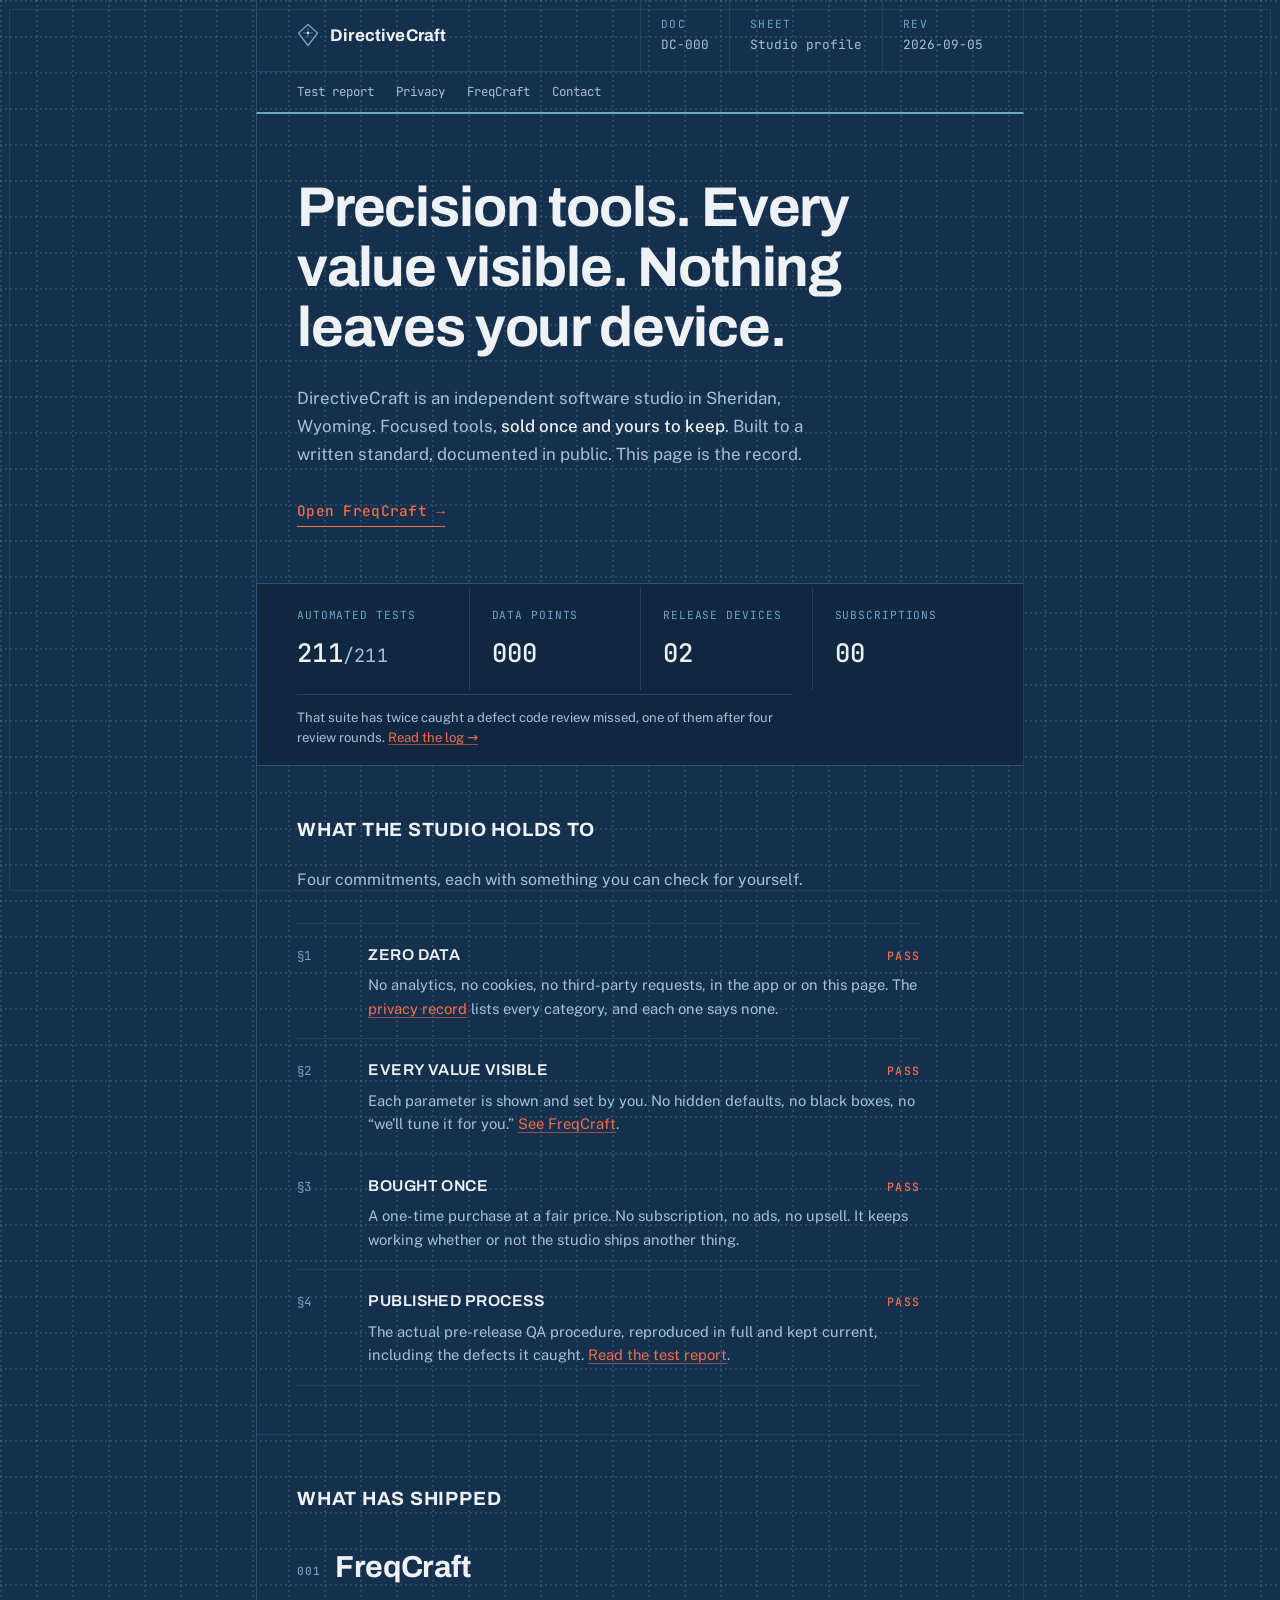
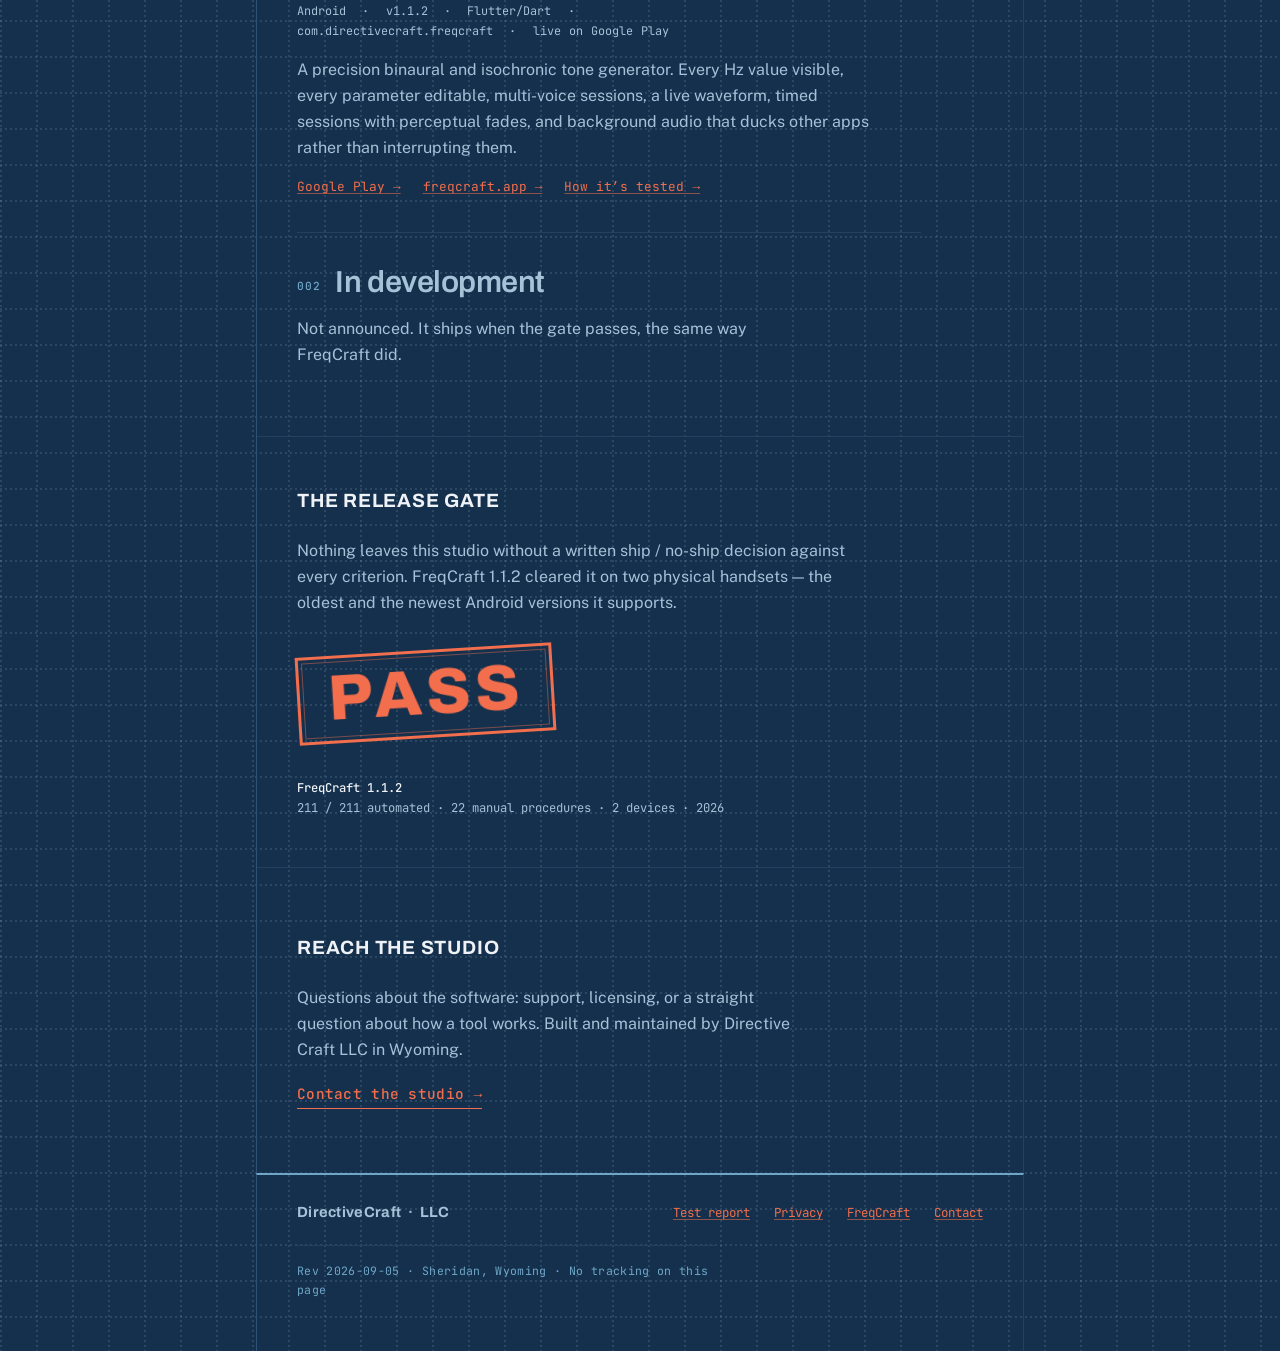
<file: index.html>
<!DOCTYPE html>
<html lang="en">
<head>
  <meta charset="UTF-8" />
  <meta name="viewport" content="width=device-width, initial-scale=1.0" />
  <link rel="canonical" href="https://www.directivecraft.com/" />
  <title>Directive Craft LLC — Private, Precision Software</title>
  <meta name="description" content="DirectiveCraft is an independent software studio building focused tools that do one thing exactly right — no accounts, no ads, no data leaving your device. Maker of FreqCraft." />
  <link rel="icon" href="/favicon.ico" sizes="any" />
  <link rel="icon" type="image/png" sizes="32x32" href="/assets/favicon-32.png" />
  <link rel="apple-touch-icon" href="/assets/apple-touch-icon.png" />
  <link rel="stylesheet" href="assets/fonts.css" />
  <style>
    *, *::before, *::after { box-sizing: border-box; margin: 0; padding: 0; }

    :root {
      --ink:        #14304C;   /* page ground — diazo blue */
      --ink-sunk:   #10283F;   /* recessed bands */
      --rule:       #2E5175;   /* hairline rules on the ground */
      --rule-soft:  #23415F;   /* fainter rules */
      --chalk:      #EEF2F6;   /* primary text */
      --chalk-dim:  #A6C1D8;   /* secondary text — blue-tinted, not gray */
      --cyan:       #6FA6C8;   /* diazo cyan — labels, tertiary */
      --signal:     #F26E4C;   /* accent — live / actionable ONLY */
      --grid:       rgba(166,193,216,0.16);  /* blueprint dot grid — tune the alpha here */

      --display: 'Archivo', system-ui, 'Segoe UI', Roboto, sans-serif;
      --body:    'Public Sans', system-ui, -apple-system, 'Segoe UI', sans-serif;
      --mono:    'JetBrains Mono', ui-monospace, 'SFMono-Regular', Menlo, monospace;

      --col: 44rem;            /* reading measure for prose */
      --wide: 48rem;           /* the sheet */
      --pad: clamp(20px, 5vw, 40px);
    }

    html { scroll-behavior: smooth; -webkit-text-size-adjust: 100%; }

    body {
      background-color: var(--ink);
      /* Blueprint dot grid — two dotted rules crossing at 36px squares.
         Scrolls with the page: it is the paper the sheet sits on, not an overlay. */
      background-image:
        radial-gradient(circle at 1px 1px, var(--grid) 0.75px, transparent 0.85px),
        radial-gradient(circle at 1px 1px, var(--grid) 0.75px, transparent 0.85px);
      background-size: 36px 5px, 5px 36px;
      color: var(--chalk);
      font-family: var(--body);
      font-size: 16px;
      line-height: 1.62;
      min-height: 100vh;
      -webkit-font-smoothing: antialiased;
      text-rendering: optimizeLegibility;
    }

    /* drafting-sheet edge */
    body::before {
      content: "";
      position: fixed;
      inset: 9px;
      border: 1px solid var(--rule-soft);
      pointer-events: none;
      z-index: 5;
    }
    @media (max-width: 720px) { body::before { inset: 5px; } }

    ::selection { background: var(--signal); color: #1A1A1A; }
    :focus-visible { outline: 2px solid var(--signal); outline-offset: 3px; border-radius: 1px; }
    * { scrollbar-color: var(--rule) transparent; }
    ::-webkit-scrollbar { width: 12px; height: 12px; }
    ::-webkit-scrollbar-track { background: var(--ink-sunk); }
    ::-webkit-scrollbar-thumb { background: var(--rule); border: 3px solid var(--ink-sunk); }

    /* ── SHEET ────────────────────────────────────────── */
    main {
      max-width: var(--wide);
      margin: 0 auto;
      border-left: 1px solid var(--rule);
      border-right: 1px solid var(--rule-soft);
    }
    .sheet { padding: 0 var(--pad); }
    .col { max-width: var(--col); }

    a {
      color: var(--signal);
      text-decoration: underline;
      text-decoration-thickness: 1px;
      text-underline-offset: 0.18em;
      text-decoration-color: color-mix(in srgb, var(--signal) 55%, transparent);
      transition: text-decoration-color 0.15s ease;
    }
    a:hover { text-decoration-color: var(--signal); }

    /* ── MASTHEAD ─────────────────────────────────────── */
    header {
      border-bottom: 2px solid var(--cyan);
      max-width: var(--wide);
      margin: 0 auto;
      border-left: 1px solid var(--rule);
      border-right: 1px solid var(--rule-soft);
    }
    .titleblock {
      padding: 0 var(--pad);
      display: grid;
      grid-template-columns: 1fr auto auto auto;
      align-items: stretch;
    }
    .titleblock > * {
      display: flex;
      align-items: center;
      padding: 15px 0;
    }
    .titleblock > * + * {
      border-left: 1px solid var(--rule-soft);
      padding-left: 20px;
      margin-left: 20px;
    }
    .wordmark {
      display: flex;
      align-items: center;
      gap: 11px;
      text-decoration: none;
      color: var(--chalk);
    }
    .wordmark:hover { text-decoration: none; }
    .wordmark svg { display: block; flex: none; }
    .wordmark b {
      font-family: var(--display);
      font-size: 1.06rem;
      font-weight: 700;
      letter-spacing: 0.01em;
    }
    .tb-field { flex-direction: column; align-items: flex-start; gap: 2px; }
    .tb-field .k { font-family: var(--mono); font-size: 0.7rem; letter-spacing: 0.12em; text-transform: uppercase; color: var(--cyan); }
    .tb-field .v { font-family: var(--mono); font-size: 0.8rem; color: var(--chalk-dim); white-space: nowrap; }
    /* ── SHEET INDEX (header nav) ─────────────────────── */
    .sheet-index {
      padding: 10px var(--pad);
      border-top: 1px solid var(--rule-soft);
      display: flex; flex-wrap: wrap; gap: 8px 22px;
      font-family: var(--mono); font-size: 0.78rem;
    }
    .sheet-index a { color: var(--chalk-dim); text-decoration: none; }
    .sheet-index a:hover { color: var(--signal); }
    .sheet-index a:focus-visible { outline: 2px solid var(--signal); outline-offset: 3px; }


    /* ── STATEMENT ────────────────────────────────────── */
    .statement { padding: clamp(40px, 6vw, 64px) 0 clamp(36px, 5vw, 56px); }
    h1 {
      font-family: var(--display);
      font-size: clamp(2.15rem, 5.6vw, 3.5rem);
      font-weight: 700;
      line-height: 1.07;
      letter-spacing: -0.021em;
      color: var(--chalk);
      max-width: 19ch;
      margin-bottom: 26px;
      text-wrap: balance;
    }
    .standfirst {
      font-size: 1.06rem;
      line-height: 1.66;
      color: var(--chalk-dim);
      max-width: 54ch;
      margin-bottom: 30px;
    }
    .standfirst strong { color: var(--chalk); font-weight: 500; }
    .act {
      font-family: var(--mono);
      font-size: 0.9rem;
      font-weight: 500;
      letter-spacing: 0.02em;
      color: var(--signal);
      text-decoration: none;
      border-bottom: 1px solid var(--signal);
      padding-bottom: 3px;
      display: inline-block;
    }
    .act:hover { text-decoration: none; border-bottom-width: 2px; padding-bottom: 2px; }
    .act .arr { display: inline-block; transition: transform 0.16s ease; }
    .act:hover .arr { transform: translateX(4px); }

    /* ── READOUT BAND ─────────────────────────────────── */
    .readout {
      background: var(--ink-sunk);
      border-top: 1px solid var(--rule);
      border-bottom: 1px solid var(--rule);
    }
    .readout-inner {
      padding: 4px var(--pad);
      display: grid;
      grid-template-columns: repeat(4, 1fr);
    }
    .cell {
      padding: 18px 22px 16px;
      border-left: 1px solid var(--rule-soft);
    }
    .cell:first-child { border-left: 0; padding-left: 0; }
    .cell:last-child { padding-right: 0; }
    .cell .k {
      font-family: var(--mono);
      font-size: 0.7rem;
      letter-spacing: 0.08em;
      text-transform: uppercase;
      color: var(--cyan);
      display: block;
      margin-bottom: 9px;
    }
    .cell .v {
      font-family: var(--mono);
      font-size: clamp(1.2rem, 3.2vw, 1.6rem);
      font-weight: 500;
      color: var(--chalk);
      font-variant-numeric: tabular-nums;
      letter-spacing: 0.01em;
    }
    .cell .v small { color: var(--chalk-dim); font-size: 0.72em; font-weight: 400; }
    .readout-note {
      margin: 0 var(--pad);
      padding: 13px 0 16px;
      border-top: 1px solid var(--rule-soft);
      font-size: 0.82rem;
      line-height: 1.55;
      color: var(--chalk-dim);
      max-width: 62ch;
    }

    /* ── SECTIONS ─────────────────────────────────────── */
    section.block { padding: clamp(34px, 4.5vw, 48px) 0; }
    .block + .block { border-top: 1px solid var(--rule-soft); }
    h2 {
      font-family: var(--display);
      font-size: clamp(1.02rem, 2vw, 1.2rem);
      font-weight: 700;
      letter-spacing: 0.04em;
      text-transform: uppercase;
      color: var(--chalk);
      margin-bottom: 22px;
    }
    .intro { font-size: 1rem; color: var(--chalk-dim); max-width: 58ch; margin-bottom: 30px; }

    /* register of clauses */
    .clause {
      display: grid;
      grid-template-columns: 3.2rem 1fr auto;
      column-gap: 20px;
      row-gap: 6px;
      padding: 18px 0;
      border-top: 1px solid var(--rule-soft);
      align-items: baseline;
    }
    .clause:last-child { border-bottom: 1px solid var(--rule-soft); }
    .clause .no { font-family: var(--mono); font-size: 0.78rem; color: var(--cyan); font-variant-numeric: tabular-nums; }
    .clause .name {
      font-family: var(--display);
      font-weight: 600;
      font-size: 0.98rem;
      letter-spacing: 0.03em;
      text-transform: uppercase;
      color: var(--chalk);
    }
    .clause .status {
      grid-column: 3;
      grid-row: 1;
      font-family: var(--mono);
      font-size: 0.72rem;
      font-weight: 500;
      letter-spacing: 0.14em;
      color: var(--signal);
    }
    .clause .detail {
      grid-column: 2 / 4;
      font-size: 0.92rem;
      color: var(--chalk-dim);
      line-height: 1.6;
      max-width: 62ch;
    }
    .clause .detail a { font-size: inherit; }

    /* entries */
    .entry { padding: 6px 0 4px; }
    .entry h3 {
      font-family: var(--display);
      font-size: clamp(1.45rem, 3.4vw, 1.9rem);
      font-weight: 700;
      letter-spacing: -0.015em;
      color: var(--chalk);
      margin-bottom: 10px;
      display: flex;
      align-items: baseline;
      gap: 14px;
    }
    .entry h3.muted { color: var(--chalk-dim); font-weight: 600; }
    .entry h3 .ord {
      font-family: var(--mono);
      font-size: 0.7rem;
      font-weight: 500;
      letter-spacing: 0.1em;
      color: var(--cyan);
      transform: translateY(-0.15em);
    }
    .entry .meta {
      font-family: var(--mono);
      font-size: 0.74rem;
      color: var(--chalk-dim);
      line-height: 1.7;
      margin-bottom: 16px;
      word-spacing: 0.1em;
    }
    .entry p { max-width: 58ch; color: var(--chalk-dim); margin-bottom: 16px; }
    .entry .links {
      display: flex;
      flex-wrap: wrap;
      gap: 8px 22px;
      font-family: var(--mono);
      font-size: 0.8rem;
    }
    .entry-next {
      margin-top: 30px;
      padding-top: 24px;
      border-top: 1px solid var(--rule-soft);
    }
    .entry-next p { color: var(--chalk-dim); max-width: 52ch; }

    /* release gate */
    .gate .intro { max-width: 56ch; }
    .gatemark {
      margin-top: 34px;
      display: flex;
      align-items: center;
      gap: clamp(18px, 4vw, 40px);
      flex-wrap: wrap;
    }
    .stamp {
      --deg: -3.5deg;
      font-family: var(--display);
      font-weight: 800;
      font-size: clamp(2.6rem, 8vw, 4rem);
      letter-spacing: 0.06em;
      color: var(--signal);
      border: 3px solid var(--signal);
      padding: 8px 28px 10px;
      transform: rotate(var(--deg));
      position: relative;
      line-height: 1;
      text-shadow: 0 0 1px color-mix(in srgb, var(--signal) 40%, transparent);
    }
    .stamp::after {
      content: "";
      position: absolute;
      inset: 3px;
      border: 1px solid color-mix(in srgb, var(--signal) 45%, transparent);
      pointer-events: none;
    }
    .gatemark.armed .stamp { animation: stamp-in 560ms cubic-bezier(0.16, 1, 0.3, 1) both; }
    .gatemark.armed .cap { animation: cap-in 620ms 120ms ease-out both; }
    @keyframes stamp-in {
      0%   { opacity: 0; transform: rotate(-7deg) scale(1.22); }
      55%  { opacity: 1; }
      100% { opacity: 1; transform: rotate(var(--deg)) scale(1); }
    }
    @keyframes cap-in {
      0% { opacity: 0; transform: translateY(6px); }
      100% { opacity: 1; transform: none; }
    }
    .gatemark .cap {
      font-family: var(--mono);
      font-size: 0.76rem;
      line-height: 1.7;
      color: var(--chalk-dim);
    }
    .gatemark .cap b { color: var(--chalk); font-weight: 500; display: block; }
    @media (prefers-reduced-motion: reduce) {
      .gatemark.armed .stamp, .gatemark.armed .cap { animation: none; }
      html { scroll-behavior: auto; }
      .act .arr, .act:hover .arr { transition: none; transform: none; }
    }

    /* ── CONTACT + FOOTER ─────────────────────────────── */
    .contact { padding: clamp(44px, 7vw, 64px) 0; border-top: 1px solid var(--rule-soft); }
    .contact p { max-width: 52ch; color: var(--chalk-dim); margin-bottom: 18px; }
    .ns-mail { font-family: var(--mono); font-size: 0.82rem; color: var(--chalk); margin-top: 16px; }

    footer {
      border-top: 2px solid var(--cyan);
      padding: 26px 0 clamp(32px, 6vw, 52px);
      max-width: var(--wide);
      margin: 0 auto;
      border-left: 1px solid var(--rule);
      border-right: 1px solid var(--rule-soft);
    }
    .foot-top {
      display: flex;
      justify-content: space-between;
      align-items: baseline;
      flex-wrap: wrap;
      gap: 14px 30px;
      margin-bottom: 20px;
    }
    .foot-mark { font-family: var(--display); font-weight: 700; font-size: 0.92rem; letter-spacing: 0.02em; color: var(--chalk-dim); }
    .foot-links { display: flex; flex-wrap: wrap; gap: 8px 24px; font-family: var(--mono); font-size: 0.78rem; }
    .foot-rev {
      font-family: var(--mono);
      font-size: 0.72rem;
      letter-spacing: 0.03em;
      color: var(--cyan);
      border-top: 1px solid var(--rule-soft);
      padding-top: 16px;
      max-width: 60ch;
    }

    /* ── RESPONSIVE ───────────────────────────────────── */
    @media (max-width: 720px) {
      .titleblock { grid-template-columns: 1fr; gap: 2px; padding: 12px var(--pad) 13px; }
      .titleblock > * { padding: 3px 0; }
      .titleblock > .wordmark { padding-bottom: 11px; }
      .titleblock > * + * { border-left: 0; padding-left: 0; margin-left: 0; }
      .tb-field { flex-direction: row; gap: 7px; align-items: baseline; }
      .tb-field .k { min-width: 2.6rem; }
      .readout-inner { grid-template-columns: 1fr 1fr; }
      .cell { border-left: 0; border-top: 1px solid var(--rule-soft); padding: 15px 16px; }
      .cell:first-child, .cell:nth-child(3) { padding-left: 0; }
      .cell:nth-child(2), .cell:nth-child(4) { border-left: 1px solid var(--rule-soft); }
      .cell:first-child, .cell:nth-child(2) { border-top: 0; }
      .clause { grid-template-columns: 1.9rem 1fr auto; column-gap: 12px; }
      .clause .detail { grid-column: 2 / 4; }
      .entry-next { margin-top: 30px; padding-top: 22px; }
      h1 { font-size: clamp(2rem, 8.5vw, 2.6rem); }
    }
  </style>
</head>
<body>

  <!-- ══ MASTHEAD ══════════════════════════════════════ -->
  <header>
    <div class="titleblock">
      <a class="wordmark" href="/">
        <svg width="22" height="24" viewBox="0 0 22 24" fill="none" xmlns="http://www.w3.org/2000/svg" aria-hidden="true">
          <polygon points="11,1.5 20.5,10 11,22.5 1.5,10" stroke="#6FA6C8" stroke-width="1.25" fill="none" stroke-linejoin="round"/>
          <path d="M11 5.5 V14.5 M6.5 10 H15.5" stroke="#6FA6C8" stroke-width="1" stroke-linecap="round" opacity="0.65"/>
          <circle cx="11" cy="10" r="1.15" fill="#EEF2F6"/>
        </svg>
        <b>DirectiveCraft</b>
      </a>
      <div class="tb-field"><span class="k">Doc</span><span class="v">DC-000</span></div>
      <div class="tb-field"><span class="k">Sheet</span><span class="v">Studio profile</span></div>
      <div class="tb-field"><span class="k">Rev</span><span class="v">2026-09-05</span></div>
    </div>
    <nav class="sheet-index" aria-label="Pages">
      <a href="/testing">Test report</a>
      <a href="/privacy">Privacy</a>
      <a href="https://freqcraft.app" target="_blank" rel="noopener noreferrer">FreqCraft</a>
      <a class="email-link" href="#">Contact</a>
    </nav>
  </header>

  <main>
    <!-- ══ STATEMENT ═══════════════════════════════════ -->
    <section class="statement">
      <div class="sheet col">
        <h1>Precision tools. Every value visible. Nothing leaves your device.</h1>
        <p class="standfirst">
          DirectiveCraft is an independent software studio in Sheridan, Wyoming.
          Focused tools, <strong>sold once and yours to keep</strong>. Built to a
          written standard, documented in public. This page is the record.
        </p>
        <a class="act" href="https://freqcraft.app" target="_blank" rel="noopener noreferrer">Open FreqCraft <span class="arr">&rarr;</span></a>
      </div>
    </section>

    <!-- ══ READOUT ═════════════════════════════════════ -->
    <div class="readout" aria-label="Studio measurements">
      <div class="readout-inner">
        <div class="cell"><span class="k">Automated tests</span><span class="v">211<small>/211</small></span></div>
        <div class="cell"><span class="k">Data points</span><span class="v">000</span></div>
        <div class="cell"><span class="k">Release devices</span><span class="v">02</span></div>
        <div class="cell"><span class="k">Subscriptions</span><span class="v">00</span></div>
      </div>
      <p class="readout-note">That suite has twice caught a defect code review missed, one of them after four review rounds. <a href="/testing">Read the log &rarr;</a></p>
    </div>

    <!-- ══ REGISTER ════════════════════════════════════ -->
    <section class="block">
      <div class="sheet col">
        <h2>What the studio holds to</h2>
        <p class="intro">Four commitments, each with something you can check for yourself.</p>

        <div class="clause">
          <span class="no">§1</span>
          <span class="name">Zero data</span>
          <span class="status">PASS</span>
          <span class="detail">No analytics, no cookies, no third-party requests, in the app or on this page. The <a href="/privacy">privacy record</a> lists every category, and each one says none.</span>
        </div>
        <div class="clause">
          <span class="no">§2</span>
          <span class="name">Every value visible</span>
          <span class="status">PASS</span>
          <span class="detail">Each parameter is shown and set by you. No hidden defaults, no black boxes, no &ldquo;we&rsquo;ll tune it for you.&rdquo; <a href="https://freqcraft.app" target="_blank" rel="noopener noreferrer">See FreqCraft</a>.</span>
        </div>
        <div class="clause">
          <span class="no">§3</span>
          <span class="name">Bought once</span>
          <span class="status">PASS</span>
          <span class="detail">A one-time purchase at a fair price. No subscription, no ads, no upsell. It keeps working whether or not the studio ships another thing.</span>
        </div>
        <div class="clause">
          <span class="no">§4</span>
          <span class="name">Published process</span>
          <span class="status">PASS</span>
          <span class="detail">The actual pre-release QA procedure, reproduced in full and kept current, including the defects it caught. <a href="/testing">Read the test report</a>.</span>
        </div>
      </div>
    </section>

    <!-- ══ ENTRY 001 ═══════════════════════════════════ -->
    <section class="block">
      <div class="sheet col">
        <h2>What has shipped</h2>
        <div class="entry">
          <h3><span class="ord">001</span>FreqCraft</h3>
          <p class="meta">Android &nbsp;·&nbsp; v1.1.2 &nbsp;·&nbsp; Flutter/Dart &nbsp;·&nbsp; com.directivecraft.freqcraft &nbsp;·&nbsp; live on Google&nbsp;Play</p>
          <p>
            A precision binaural and isochronic tone generator. Every Hz value visible,
            every parameter editable, multi-voice sessions, a live waveform, timed
            sessions with perceptual fades, and background audio that ducks other apps
            rather than interrupting them.
          </p>
          <div class="links">
            <a href="https://play.google.com/store/apps/details?id=com.directivecraft.freqcraft" target="_blank" rel="noopener noreferrer">Google Play &rarr;</a>
            <a href="https://freqcraft.app" target="_blank" rel="noopener noreferrer">freqcraft.app &rarr;</a>
            <a href="/testing">How it&rsquo;s tested &rarr;</a>
          </div>
        </div>

        <div class="entry entry-next">
          <h3 class="muted"><span class="ord">002</span>In development</h3>
          <p>Not announced. It ships when the gate passes, the same way FreqCraft did.</p>
        </div>
      </div>
    </section>

    <!-- ══ RELEASE GATE ════════════════════════════════ -->
    <section class="block gate">
      <div class="sheet col">
        <h2>The release gate</h2>
        <p class="intro">
          Nothing leaves this studio without a written ship / no-ship decision against
          every criterion. FreqCraft&nbsp;1.1.2 cleared it on two physical handsets — the
          oldest and the newest Android versions it supports.
        </p>
        <div class="gatemark">
          <div class="stamp" role="img" aria-label="Current status: pass">PASS</div>
          <p class="cap"><b>FreqCraft 1.1.2</b>211 / 211 automated · 22 manual procedures · 2 devices · 2026</p>
        </div>
      </div>
    </section>

    <!-- ══ CONTACT ═════════════════════════════════════ -->
    <section class="contact">
      <div class="sheet col">
        <h2>Reach the studio</h2>
        <p>
          Questions about the software: support, licensing, or a straight question about
          how a tool works. Built and maintained by Directive Craft LLC in Wyoming.
        </p>
        <a class="act email-link" href="#">Contact the studio <span class="arr">&rarr;</span></a>
        </div>
    </section>
  </main>

  <!-- ══ FOOTER ══════════════════════════════════════ -->
  <footer>
    <div class="sheet">
      <div class="foot-top">
        <span class="foot-mark">DirectiveCraft &nbsp;·&nbsp; LLC</span>
        <nav class="foot-links">
          <a href="/testing">Test report</a>
          <a href="/privacy">Privacy</a>
          <a href="https://freqcraft.app" target="_blank" rel="noopener noreferrer">FreqCraft</a>
          <a class="email-link" href="#">Contact</a>
        </nav>
      </div>
      <p class="foot-rev">Rev 2026-09-05 · Sheridan, Wyoming · No tracking on this page</p>
    </div>
  </footer>

<script>
  // Email is never in the HTML source — assembled at runtime so scrapers can't harvest it.
  // Change the two parts below if the address changes; never put the full address in HTML.
  (function () {
    var addr = 'contact' + '@' + 'directivecraft.com';
    document.querySelectorAll('.email-link').forEach(function (el) {
      el.href = 'mailto:' + addr;
    });
  })();

  // The release gate resolves when the visitor brings it into view.
  (function () {
    var g = document.querySelector('.gatemark');
    if (!g) return;
    var done = false;
    function arm() {
      if (done) return;
      done = true;
      g.classList.add('armed');
      window.removeEventListener('scroll', onScroll);
      window.removeEventListener('resize', onScroll);
    }
    function inView() {
      var r = g.getBoundingClientRect();
      var vh = window.innerHeight || document.documentElement.clientHeight;
      return r.top < vh * 0.85 && r.bottom > vh * 0.1;
    }
    var ticking = false;
    function onScroll() {
      if (ticking) return;
      ticking = true;
      requestAnimationFrame(function () { ticking = false; if (inView()) arm(); });
    }
    if ('IntersectionObserver' in window) {
      var io = new IntersectionObserver(function (es) {
        for (var i = 0; i < es.length; i++) { if (es[i].isIntersecting) { arm(); io.disconnect(); } }
      }, { threshold: 0.35 });
      io.observe(g);
    }
    window.addEventListener('scroll', onScroll, { passive: true });
    window.addEventListener('resize', onScroll);
    if (inView()) arm();
  })();
</script>

</body>
</html>
</file>
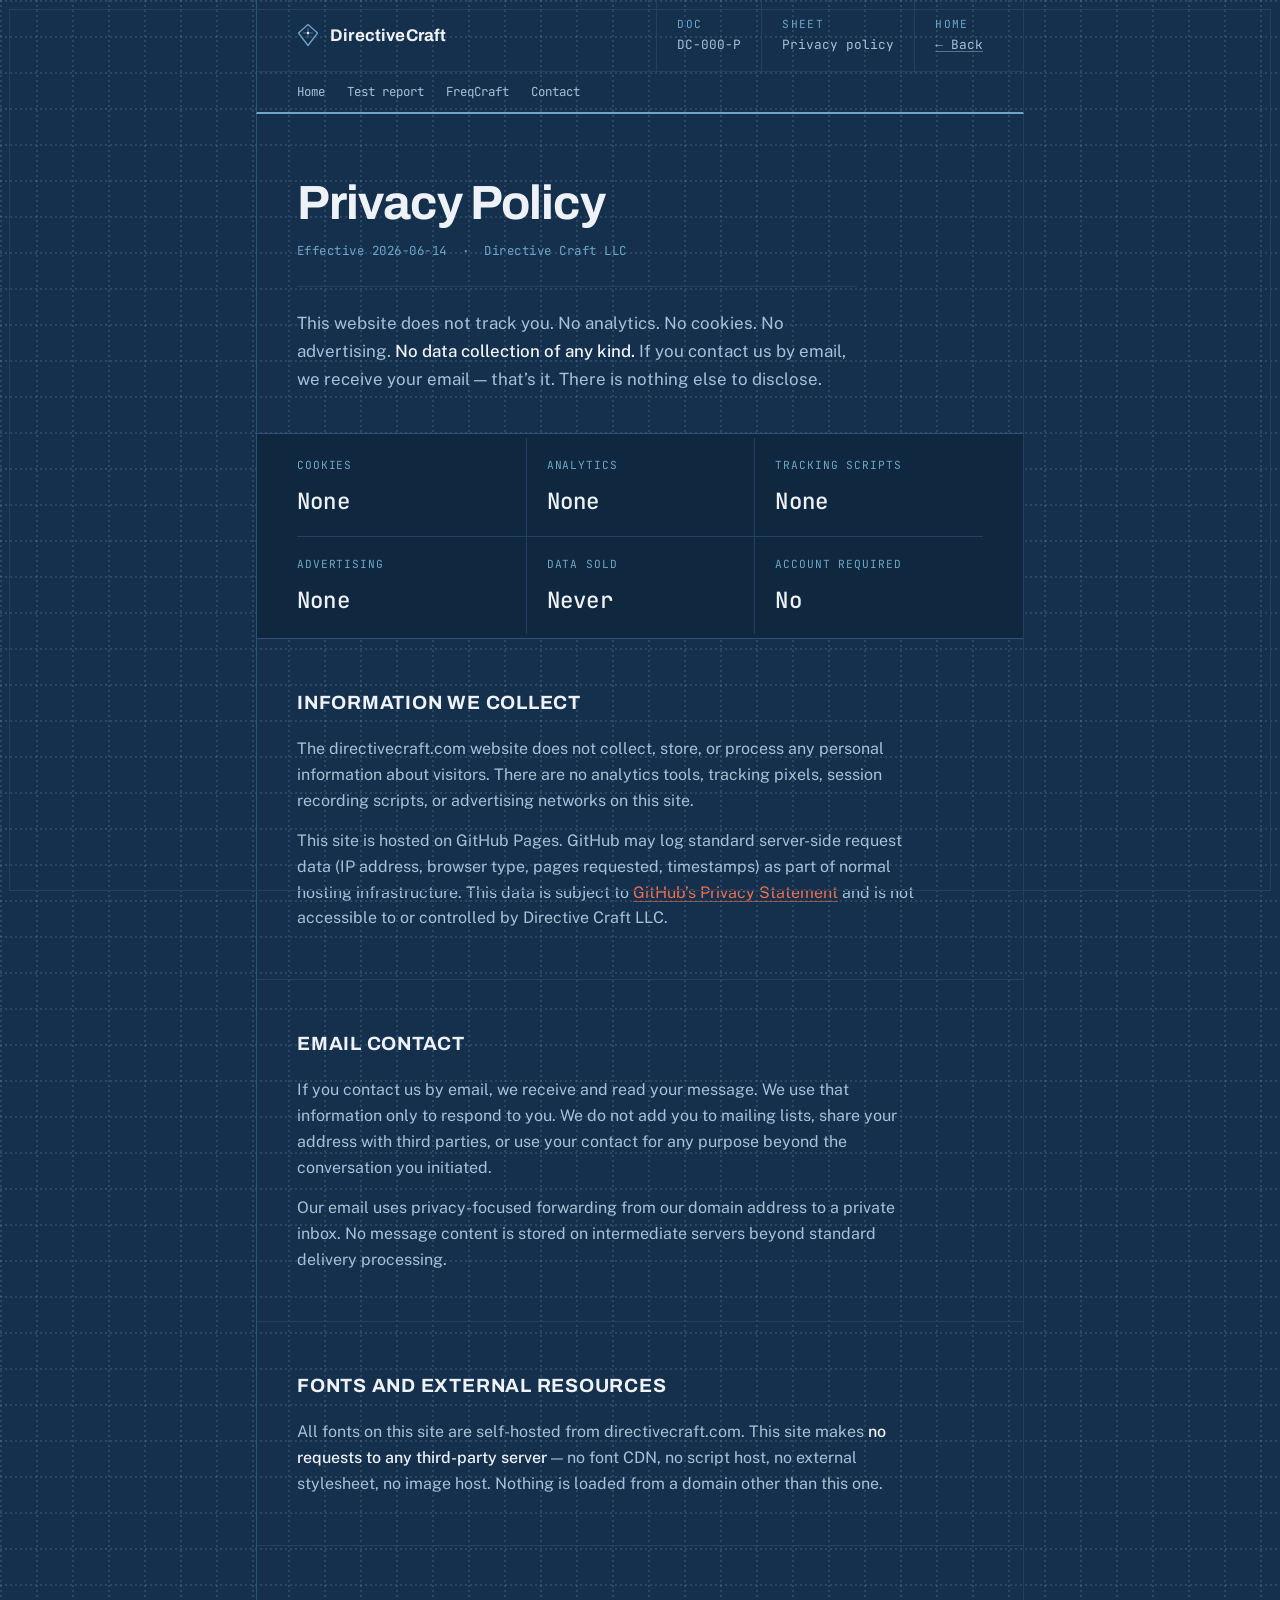
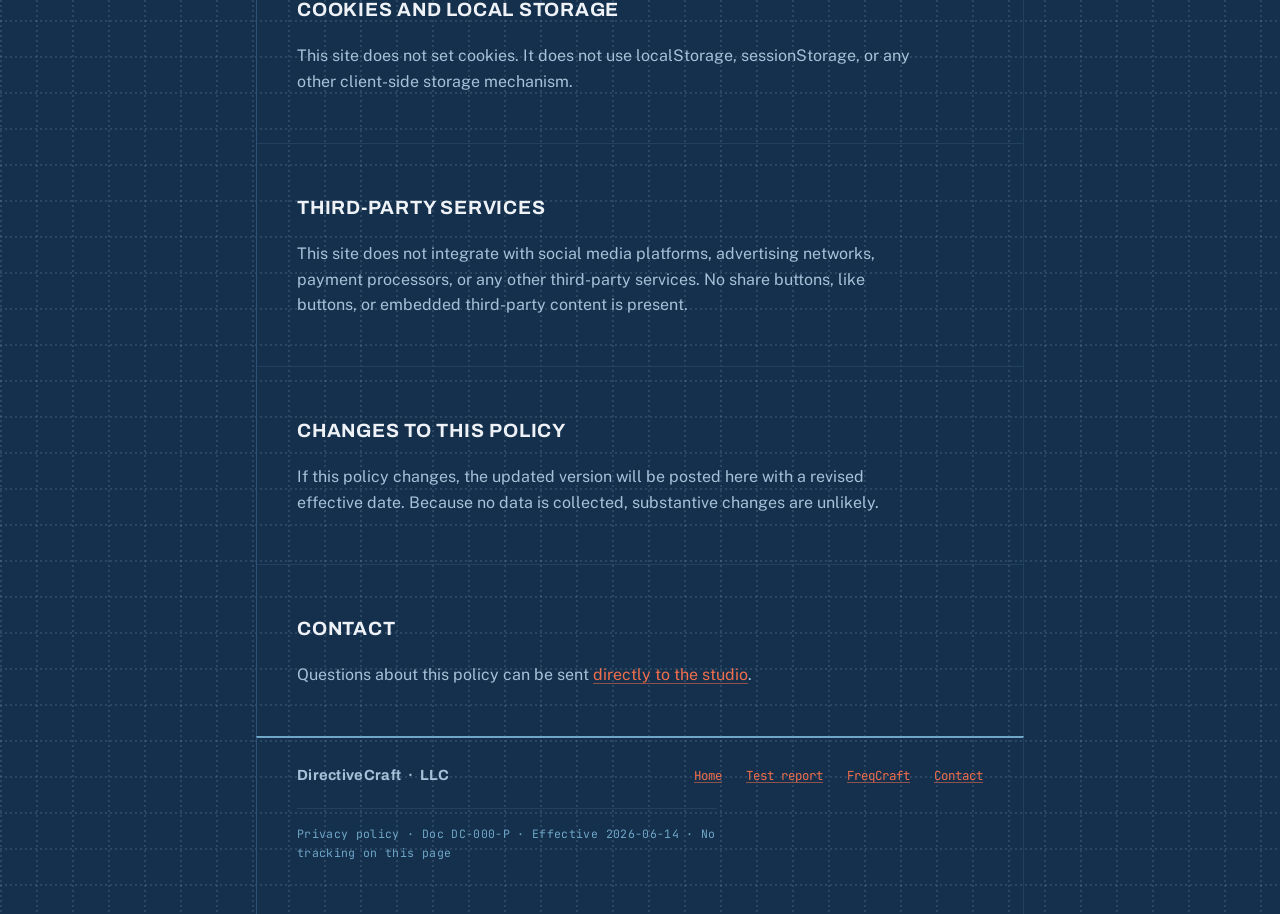
<file: privacy/index.html>
<!DOCTYPE html>
<html lang="en">
<head>
  <meta charset="UTF-8" />
  <meta name="viewport" content="width=device-width, initial-scale=1.0" />
  <link rel="canonical" href="https://www.directivecraft.com/privacy/" />
  <title>Privacy Policy — Directive Craft LLC</title>
  <meta name="description" content="Directive Craft LLC privacy policy. No tracking, no analytics, no data collection on this site." />
  <link rel="icon" href="/favicon.ico" sizes="any" />
  <link rel="icon" type="image/png" sizes="32x32" href="/assets/favicon-32.png" />
  <link rel="apple-touch-icon" href="/assets/apple-touch-icon.png" />
  <link rel="stylesheet" href="../assets/fonts.css" />
  <style>
    *, *::before, *::after { box-sizing: border-box; margin: 0; padding: 0; }

    :root {
      --ink:        #14304C;
      --ink-sunk:   #10283F;
      --rule:       #2E5175;
      --rule-soft:  #23415F;
      --chalk:      #EEF2F6;
      --chalk-dim:  #A6C1D8;
      --cyan:       #6FA6C8;
      --signal:     #F26E4C;
      --grid:       rgba(166,193,216,0.16);  /* blueprint dot grid — tune the alpha here */

      --display: 'Archivo', system-ui, 'Segoe UI', Roboto, sans-serif;
      --body:    'Public Sans', system-ui, -apple-system, 'Segoe UI', sans-serif;
      --mono:    'JetBrains Mono', ui-monospace, 'SFMono-Regular', Menlo, monospace;

      --col: 44rem;
      --wide: 48rem;
      --pad: clamp(20px, 5vw, 40px);
    }

    html { scroll-behavior: smooth; -webkit-text-size-adjust: 100%; }

    body {
      background-color: var(--ink);
      /* Blueprint dot grid — two dotted rules crossing at 36px squares.
         Scrolls with the page: it is the paper the sheet sits on, not an overlay. */
      background-image:
        radial-gradient(circle at 1px 1px, var(--grid) 0.75px, transparent 0.85px),
        radial-gradient(circle at 1px 1px, var(--grid) 0.75px, transparent 0.85px);
      background-size: 36px 5px, 5px 36px;
      color: var(--chalk);
      font-family: var(--body);
      font-size: 16px;
      line-height: 1.62;
      min-height: 100vh;
      -webkit-font-smoothing: antialiased;
      text-rendering: optimizeLegibility;
    }

    body::before {
      content: "";
      position: fixed;
      inset: 9px;
      border: 1px solid var(--rule-soft);
      pointer-events: none;
      z-index: 5;
    }
    @media (max-width: 720px) { body::before { inset: 5px; } }

    ::selection { background: var(--signal); color: #1A1A1A; }
    :focus-visible { outline: 2px solid var(--signal); outline-offset: 3px; border-radius: 1px; }
    * { scrollbar-color: var(--rule) transparent; }
    ::-webkit-scrollbar { width: 12px; height: 12px; }
    ::-webkit-scrollbar-track { background: var(--ink-sunk); }
    ::-webkit-scrollbar-thumb { background: var(--rule); border: 3px solid var(--ink-sunk); }

    main {
      max-width: var(--wide);
      margin: 0 auto;
      border-left: 1px solid var(--rule);
      border-right: 1px solid var(--rule-soft);
    }
    .sheet { padding: 0 var(--pad); }
    .col { max-width: var(--col); }

    a {
      color: var(--signal);
      text-decoration: underline;
      text-decoration-thickness: 1px;
      text-underline-offset: 0.18em;
      text-decoration-color: color-mix(in srgb, var(--signal) 55%, transparent);
      transition: text-decoration-color 0.15s ease;
    }
    a:hover { text-decoration-color: var(--signal); }

    /* ── MASTHEAD ─────────────────────────────────────── */
    header {
      border-bottom: 2px solid var(--cyan);
      max-width: var(--wide);
      margin: 0 auto;
      border-left: 1px solid var(--rule);
      border-right: 1px solid var(--rule-soft);
    }
    .titleblock {
      padding: 0 var(--pad);
      display: grid;
      grid-template-columns: 1fr auto auto auto;
      align-items: stretch;
    }
    .titleblock > * { display: flex; align-items: center; padding: 15px 0; }
    .titleblock > * + * {
      border-left: 1px solid var(--rule-soft);
      padding-left: 20px;
      margin-left: 20px;
    }
    .wordmark { display: flex; align-items: center; gap: 11px; text-decoration: none; color: var(--chalk); }
    .wordmark:hover { text-decoration: none; }
    .wordmark svg { display: block; flex: none; }
    .wordmark b { font-family: var(--display); font-size: 1.06rem; font-weight: 700; letter-spacing: 0.01em; }
    .tb-field { flex-direction: column; align-items: flex-start; gap: 2px; }
    .tb-field .k { font-family: var(--mono); font-size: 0.7rem; letter-spacing: 0.12em; text-transform: uppercase; color: var(--cyan); }
    /* ── SHEET INDEX (header nav) ─────────────────────── */
    .sheet-index {
      padding: 10px var(--pad);
      border-top: 1px solid var(--rule-soft);
      display: flex; flex-wrap: wrap; gap: 8px 22px;
      font-family: var(--mono); font-size: 0.78rem;
    }
    .sheet-index a { color: var(--chalk-dim); text-decoration: none; }
    .sheet-index a:hover { color: var(--signal); }
    .sheet-index a:focus-visible { outline: 2px solid var(--signal); outline-offset: 3px; }

    .tb-field .v { font-family: var(--mono); font-size: 0.8rem; color: var(--chalk-dim); white-space: nowrap; }
    .tb-field .v a { color: var(--chalk-dim); text-decoration-color: color-mix(in srgb, var(--chalk-dim) 45%, transparent); }
    .tb-field .v a:hover { color: var(--signal); text-decoration-color: var(--signal); }

    /* ── PAGE HEAD ────────────────────────────────────── */
    .page-head { padding: clamp(40px, 6vw, 64px) 0 clamp(28px, 4vw, 40px); }
    h1 {
      font-family: var(--display);
      font-size: clamp(2rem, 5vw, 3rem);
      font-weight: 700;
      line-height: 1.07;
      letter-spacing: -0.021em;
      color: var(--chalk);
      margin-bottom: 12px;
    }
    .effective { font-family: var(--mono); font-size: 0.78rem; color: var(--cyan); letter-spacing: 0.04em; }

    .lead {
      font-size: 1.06rem;
      line-height: 1.66;
      color: var(--chalk-dim);
      max-width: 56ch;
      padding: 22px 0 0;
      margin-top: 24px;
      border-top: 1px solid var(--rule-soft);
    }
    .lead strong { color: var(--chalk); font-weight: 500; }

    /* ── FACT READOUT ─────────────────────────────────── */
    .readout {
      background: var(--ink-sunk);
      border-top: 1px solid var(--rule);
      border-bottom: 1px solid var(--rule);
    }
    .readout-inner {
      padding: 4px var(--pad);
      display: grid;
      grid-template-columns: repeat(3, 1fr);
    }
    .cell { padding: 18px 20px 16px; border-left: 1px solid var(--rule-soft); }
    .cell:nth-child(3n+1) { border-left: 0; padding-left: 0; }
    .cell:nth-child(-n+3) { border-top: 0; }
    .cell:nth-child(n+4) { border-top: 1px solid var(--rule-soft); }
    .cell .k {
      font-family: var(--mono); font-size: 0.7rem; letter-spacing: 0.08em;
      text-transform: uppercase; color: var(--cyan); display: block; margin-bottom: 9px;
    }
    .cell .v {
      font-family: var(--mono); font-size: clamp(1.1rem, 3vw, 1.4rem);
      font-weight: 500; color: var(--chalk); font-variant-numeric: tabular-nums; letter-spacing: 0.01em;
    }

    /* ── POLICY ───────────────────────────────────────── */
    .policy { padding: clamp(34px, 4.5vw, 48px) 0; }
    .policy + .policy { border-top: 1px solid var(--rule-soft); }
    h2 {
      font-family: var(--display);
      font-size: clamp(1.02rem, 2vw, 1.2rem);
      font-weight: 700;
      letter-spacing: 0.04em;
      text-transform: uppercase;
      color: var(--chalk);
      margin-bottom: 18px;
    }
    .policy p { color: var(--chalk-dim); max-width: 62ch; margin-bottom: 14px; }
    .policy p:last-child { margin-bottom: 0; }
    .policy p strong { color: var(--chalk); font-weight: 500; }

    /* ── FOOTER ───────────────────────────────────────── */
    footer {
      border-top: 2px solid var(--cyan);
      padding: 26px 0 clamp(32px, 6vw, 52px);
      max-width: var(--wide);
      margin: 0 auto;
      border-left: 1px solid var(--rule);
      border-right: 1px solid var(--rule-soft);
    }
    .foot-top {
      display: flex; justify-content: space-between; align-items: baseline;
      flex-wrap: wrap; gap: 14px 30px; margin-bottom: 20px;
    }
    .foot-mark { font-family: var(--display); font-weight: 700; font-size: 0.92rem; letter-spacing: 0.02em; color: var(--chalk-dim); }
    .foot-links { display: flex; flex-wrap: wrap; gap: 8px 24px; font-family: var(--mono); font-size: 0.78rem; }
    .foot-rev {
      font-family: var(--mono); font-size: 0.72rem; letter-spacing: 0.03em; color: var(--cyan);
      border-top: 1px solid var(--rule-soft); padding-top: 16px; max-width: 60ch;
    }

    @media (max-width: 720px) {
      .titleblock { grid-template-columns: 1fr; gap: 2px; padding: 12px var(--pad) 13px; }
      .titleblock > * { padding: 3px 0; }
      .titleblock > .wordmark { padding-bottom: 11px; }
      .titleblock > * + * { border-left: 0; padding-left: 0; margin-left: 0; }
      .tb-field { flex-direction: row; gap: 7px; align-items: baseline; }
      .tb-field .k { min-width: 3.4rem; }
      .readout-inner { grid-template-columns: 1fr 1fr; }
      .cell { padding: 15px 16px; border-left: 0; }
      .cell:nth-child(odd) { padding-left: 0; }
      .cell:nth-child(even) { border-left: 1px solid var(--rule-soft); }
      .cell:nth-child(n+3) { border-top: 1px solid var(--rule-soft); }
      .cell:nth-child(-n+2) { border-top: 0; }
    }
  </style>
</head>
<body>

  <header>
    <div class="titleblock">
      <a class="wordmark" href="/">
        <svg width="22" height="24" viewBox="0 0 22 24" fill="none" xmlns="http://www.w3.org/2000/svg" aria-hidden="true">
          <polygon points="11,1.5 20.5,10 11,22.5 1.5,10" stroke="#6FA6C8" stroke-width="1.25" fill="none" stroke-linejoin="round"/>
          <path d="M11 5.5 V14.5 M6.5 10 H15.5" stroke="#6FA6C8" stroke-width="1" stroke-linecap="round" opacity="0.65"/>
          <circle cx="11" cy="10" r="1.15" fill="#EEF2F6"/>
        </svg>
        <b>DirectiveCraft</b>
      </a>
      <div class="tb-field"><span class="k">Doc</span><span class="v">DC-000-P</span></div>
      <div class="tb-field"><span class="k">Sheet</span><span class="v">Privacy policy</span></div>
      <div class="tb-field"><span class="k">Home</span><span class="v"><a href="/">&larr; Back</a></span></div>
    </div>
    <nav class="sheet-index" aria-label="Pages">
      <a href="/">Home</a>
      <a href="/testing">Test report</a>
      <a href="https://freqcraft.app" target="_blank" rel="noopener noreferrer">FreqCraft</a>
      <a class="email-link" href="#">Contact</a>
    </nav>
  </header>

  <main>
    <section class="page-head">
      <div class="sheet col">
        <h1>Privacy Policy</h1>
        <p class="effective">Effective 2026-06-14 &nbsp;·&nbsp; Directive Craft LLC</p>
        <p class="lead">
          This website does not track you. No analytics. No cookies. No advertising.
          <strong>No data collection of any kind.</strong> If you contact us by email, we
          receive your email &mdash; that&rsquo;s it. There is nothing else to disclose.
        </p>
      </div>
    </section>

    <div class="readout" aria-label="Privacy facts">
      <div class="readout-inner">
        <div class="cell"><span class="k">Cookies</span><span class="v">None</span></div>
        <div class="cell"><span class="k">Analytics</span><span class="v">None</span></div>
        <div class="cell"><span class="k">Tracking scripts</span><span class="v">None</span></div>
        <div class="cell"><span class="k">Advertising</span><span class="v">None</span></div>
        <div class="cell"><span class="k">Data sold</span><span class="v">Never</span></div>
        <div class="cell"><span class="k">Account required</span><span class="v">No</span></div>
      </div>
    </div>

    <section class="policy">
      <div class="sheet col">
        <h2>Information we collect</h2>
        <p>The directivecraft.com website does not collect, store, or process any personal information about visitors. There are no analytics tools, tracking pixels, session recording scripts, or advertising networks on this site.</p>
        <p>This site is hosted on GitHub Pages. GitHub may log standard server-side request data (IP address, browser type, pages requested, timestamps) as part of normal hosting infrastructure. This data is subject to <a href="https://docs.github.com/en/site-policy/privacy-policies/github-general-privacy-statement" target="_blank" rel="noopener noreferrer">GitHub&rsquo;s Privacy Statement</a> and is not accessible to or controlled by Directive Craft LLC.</p>
      </div>
    </section>

    <section class="policy">
      <div class="sheet col">
        <h2>Email contact</h2>
        <p>If you contact us by email, we receive and read your message. We use that information only to respond to you. We do not add you to mailing lists, share your address with third parties, or use your contact for any purpose beyond the conversation you initiated.</p>
        <p>Our email uses privacy-focused forwarding from our domain address to a private inbox. No message content is stored on intermediate servers beyond standard delivery processing.</p>
      </div>
    </section>

    <section class="policy">
      <div class="sheet col">
        <h2>Fonts and external resources</h2>
        <p>All fonts on this site are self-hosted from directivecraft.com. This site makes <strong>no requests to any third-party server</strong> &mdash; no font CDN, no script host, no external stylesheet, no image host. Nothing is loaded from a domain other than this one.</p>
      </div>
    </section>

    <section class="policy">
      <div class="sheet col">
        <h2>Cookies and local storage</h2>
        <p>This site does not set cookies. It does not use localStorage, sessionStorage, or any other client-side storage mechanism.</p>
      </div>
    </section>

    <section class="policy">
      <div class="sheet col">
        <h2>Third-party services</h2>
        <p>This site does not integrate with social media platforms, advertising networks, payment processors, or any other third-party services. No share buttons, like buttons, or embedded third-party content is present.</p>
      </div>
    </section>

    <section class="policy">
      <div class="sheet col">
        <h2>Changes to this policy</h2>
        <p>If this policy changes, the updated version will be posted here with a revised effective date. Because no data is collected, substantive changes are unlikely.</p>
      </div>
    </section>

    <section class="policy">
      <div class="sheet col">
        <h2>Contact</h2>
        <p>Questions about this policy can be sent <a class="email-link" href="#">directly to the studio</a>.</p>
      </div>
    </section>
  </main>

  <footer>
    <div class="sheet">
      <div class="foot-top">
        <span class="foot-mark">DirectiveCraft &nbsp;·&nbsp; LLC</span>
        <nav class="foot-links">
          <a href="/">Home</a>
          <a href="/testing">Test report</a>
          <a href="https://freqcraft.app" target="_blank" rel="noopener noreferrer">FreqCraft</a>
          <a class="email-link" href="#">Contact</a>
        </nav>
      </div>
      <p class="foot-rev">Privacy policy · Doc DC-000-P · Effective 2026-06-14 · No tracking on this page</p>
    </div>
  </footer>


<script>
  // Email is never in the HTML source — assembled at runtime so scrapers can't harvest it.
  // Change the two parts below if the address changes; never put the full address in HTML.
  (function () {
    var addr = 'contact' + '@' + 'directivecraft.com';
    document.querySelectorAll('.email-link').forEach(function (el) {
      el.href = 'mailto:' + addr;
    });
  })();
</script>

</body>
</html>
</file>
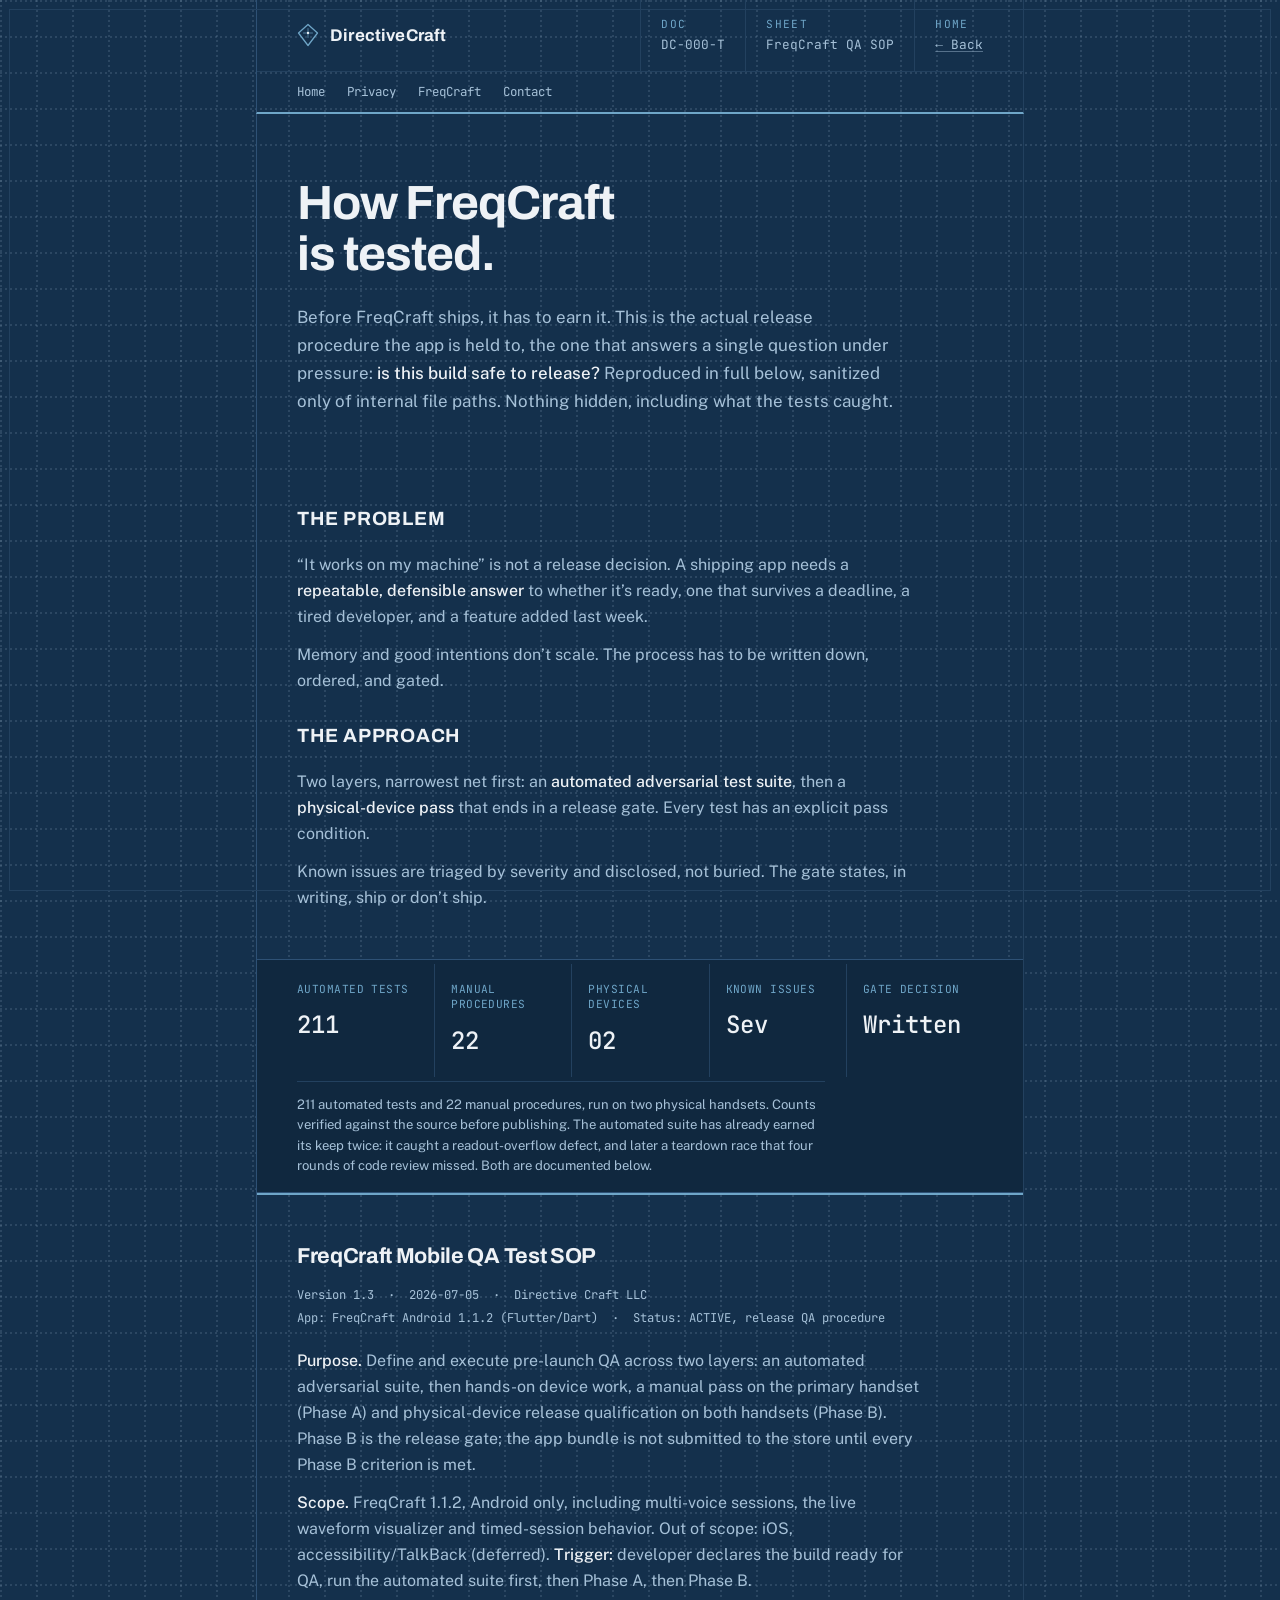
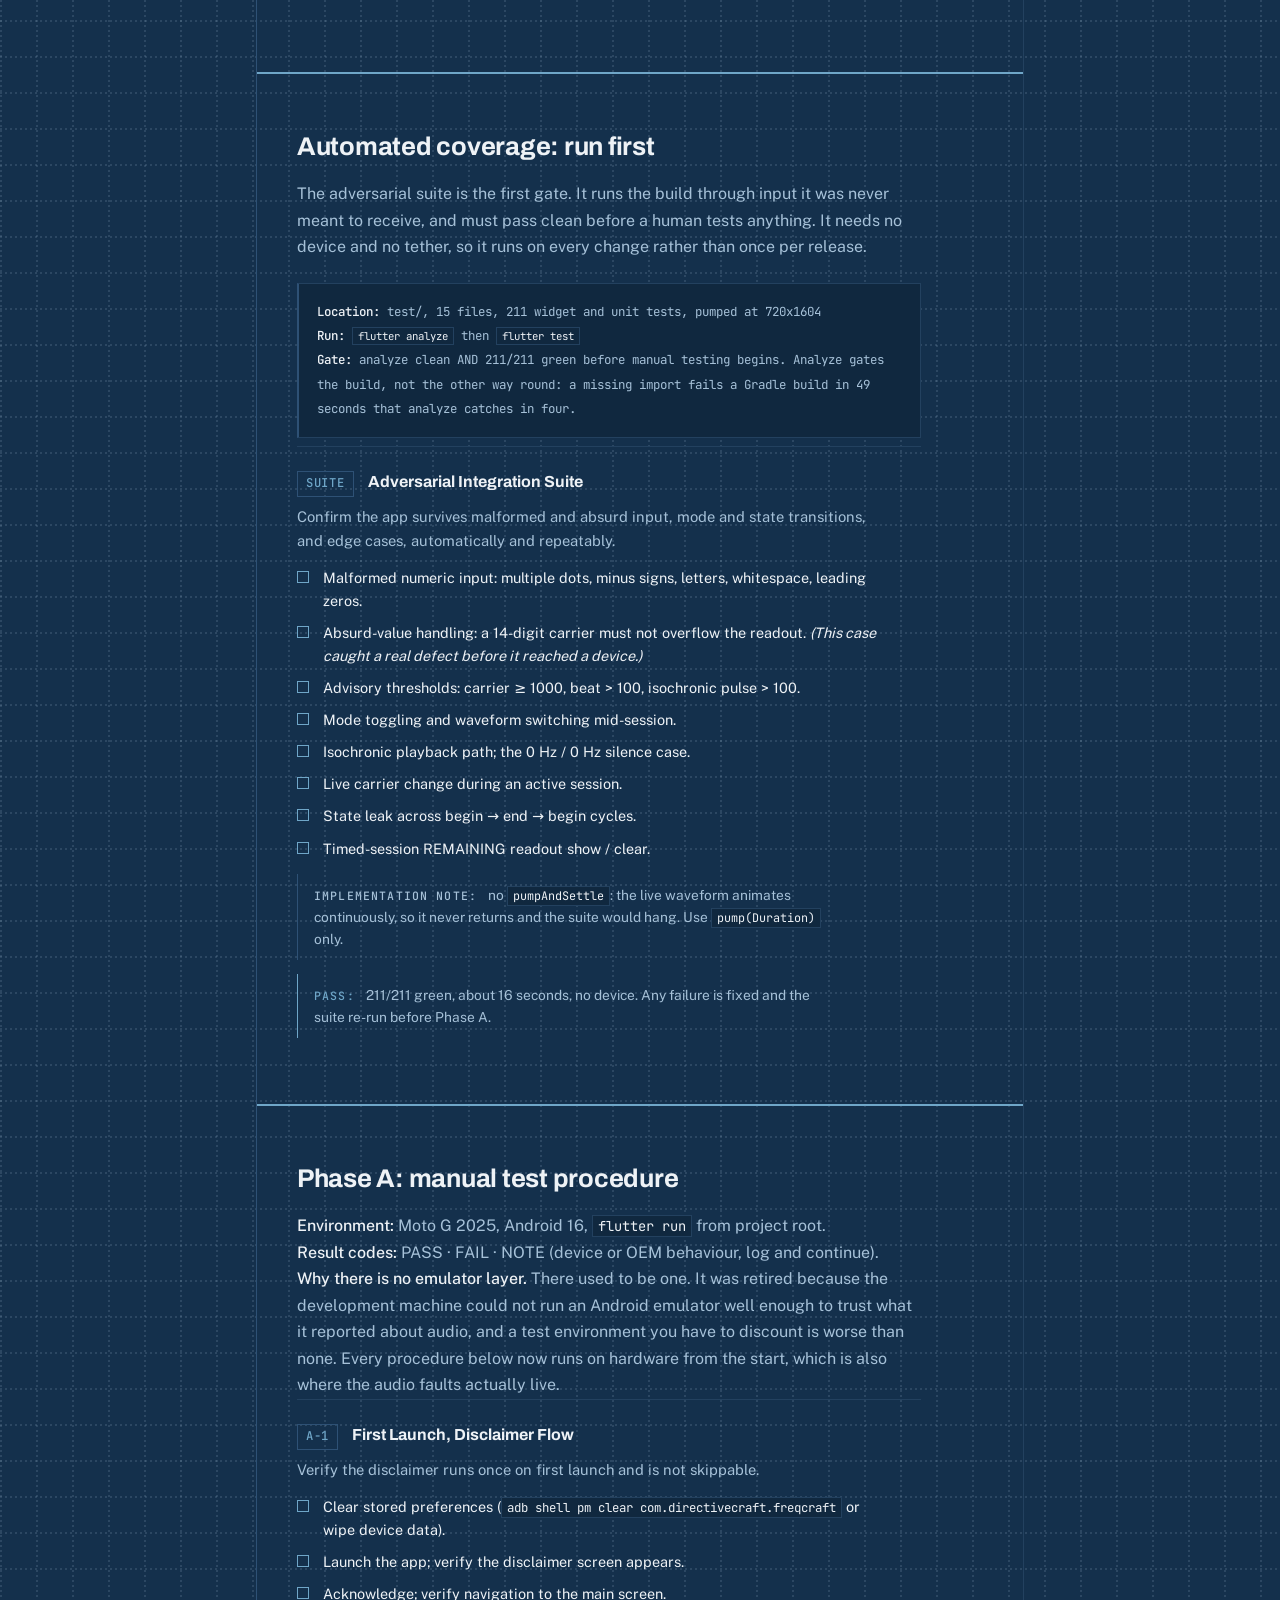
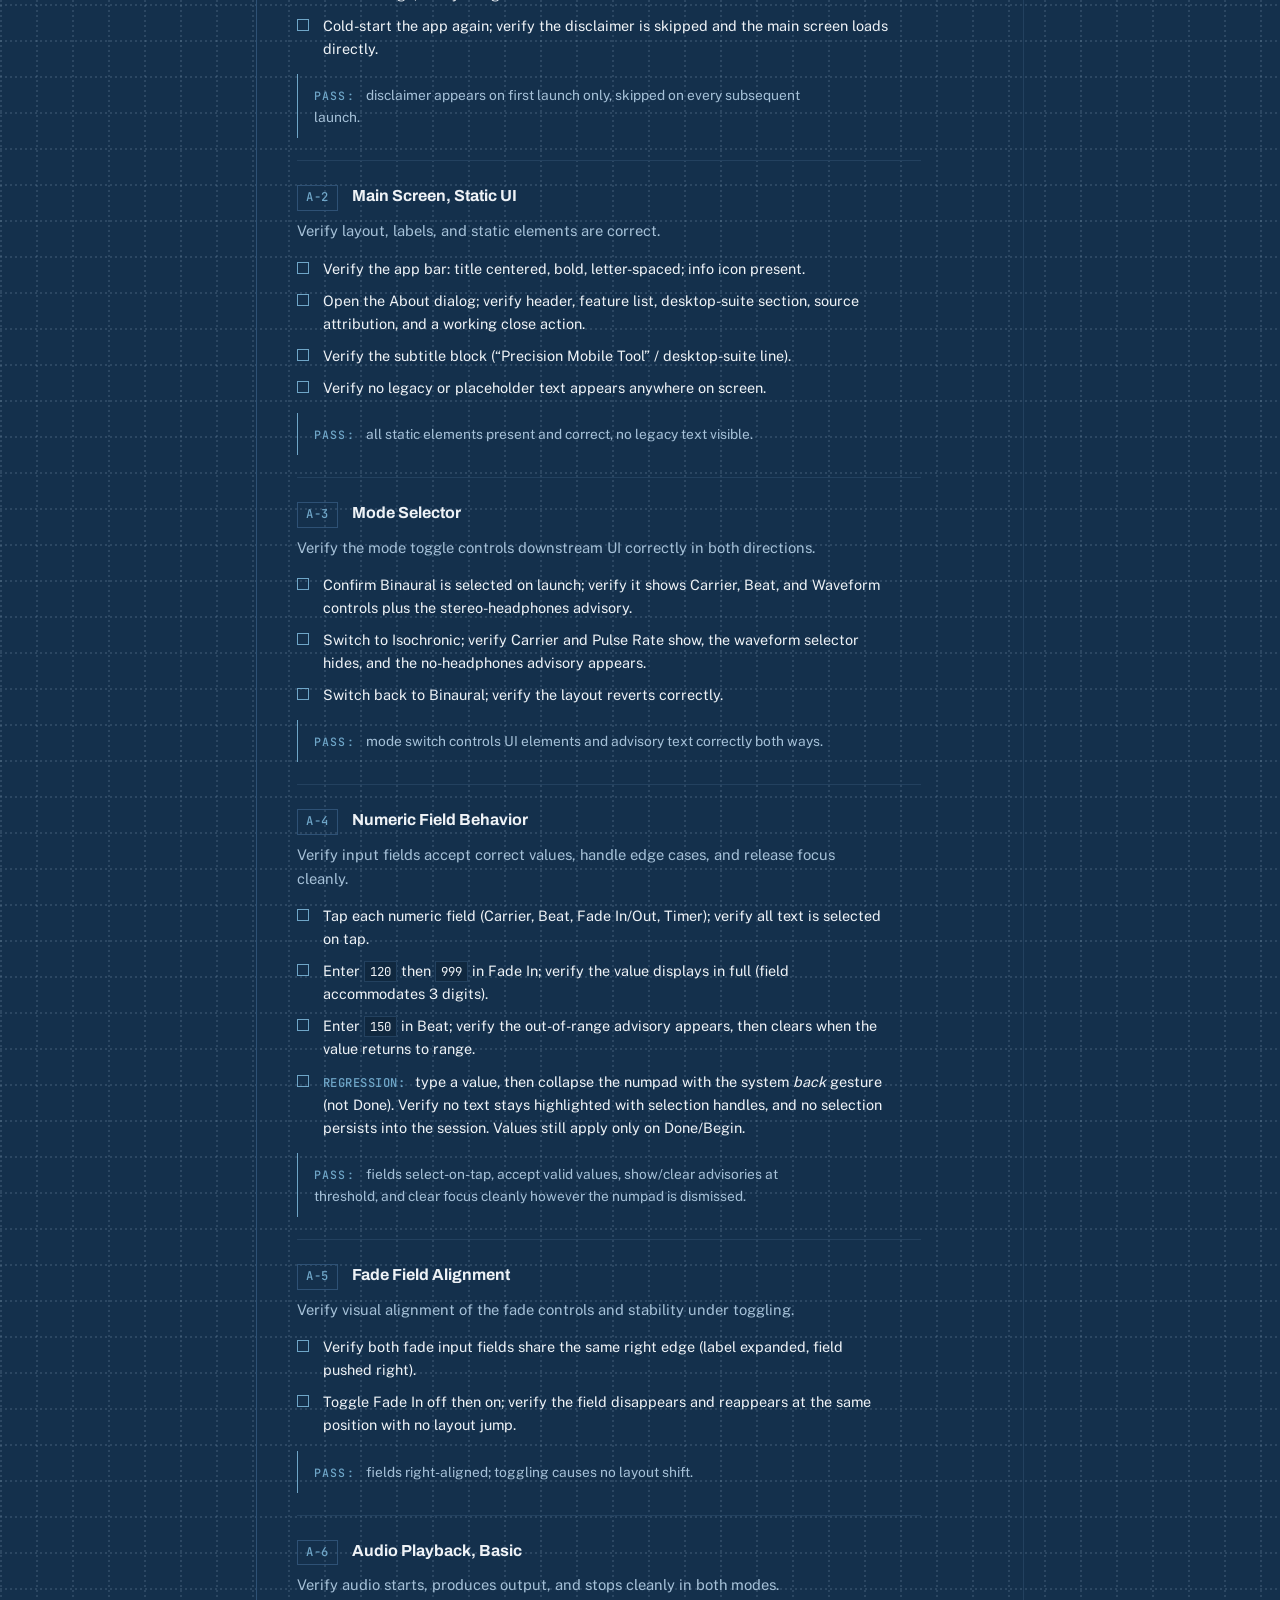
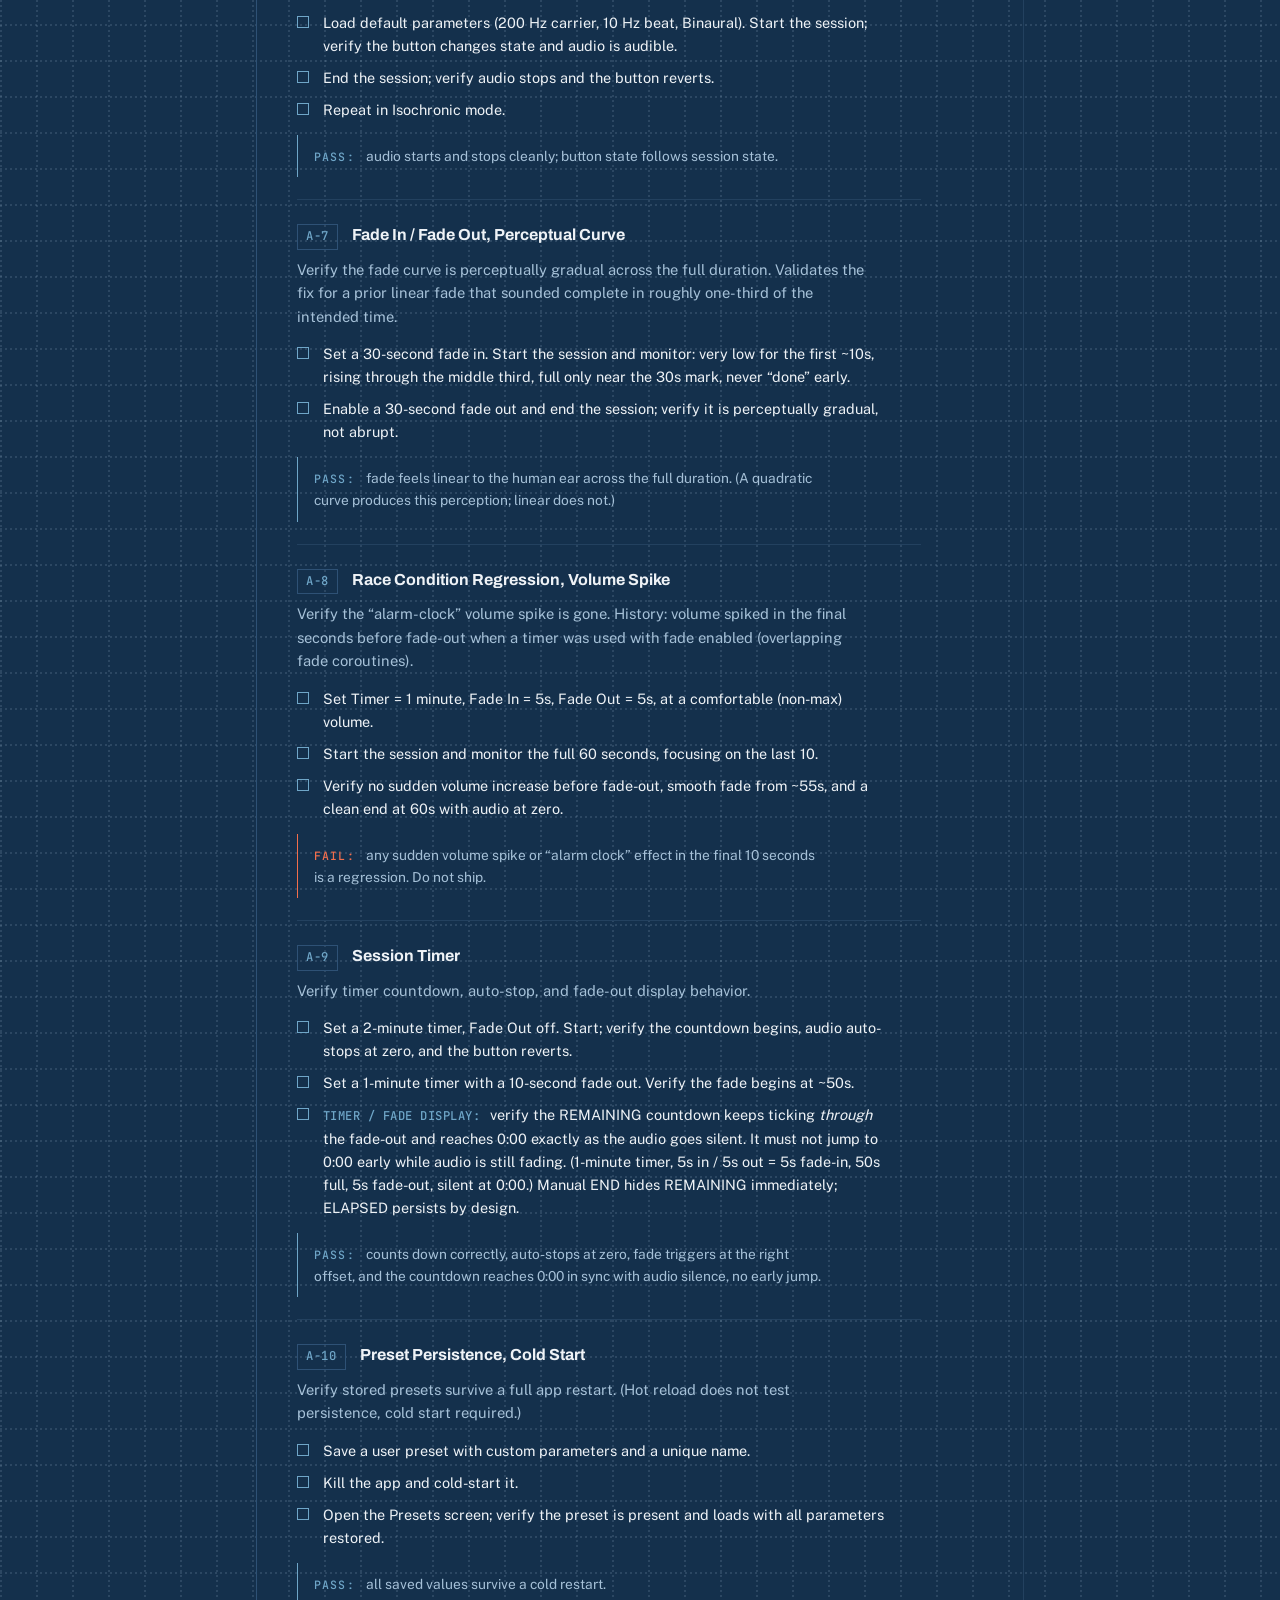
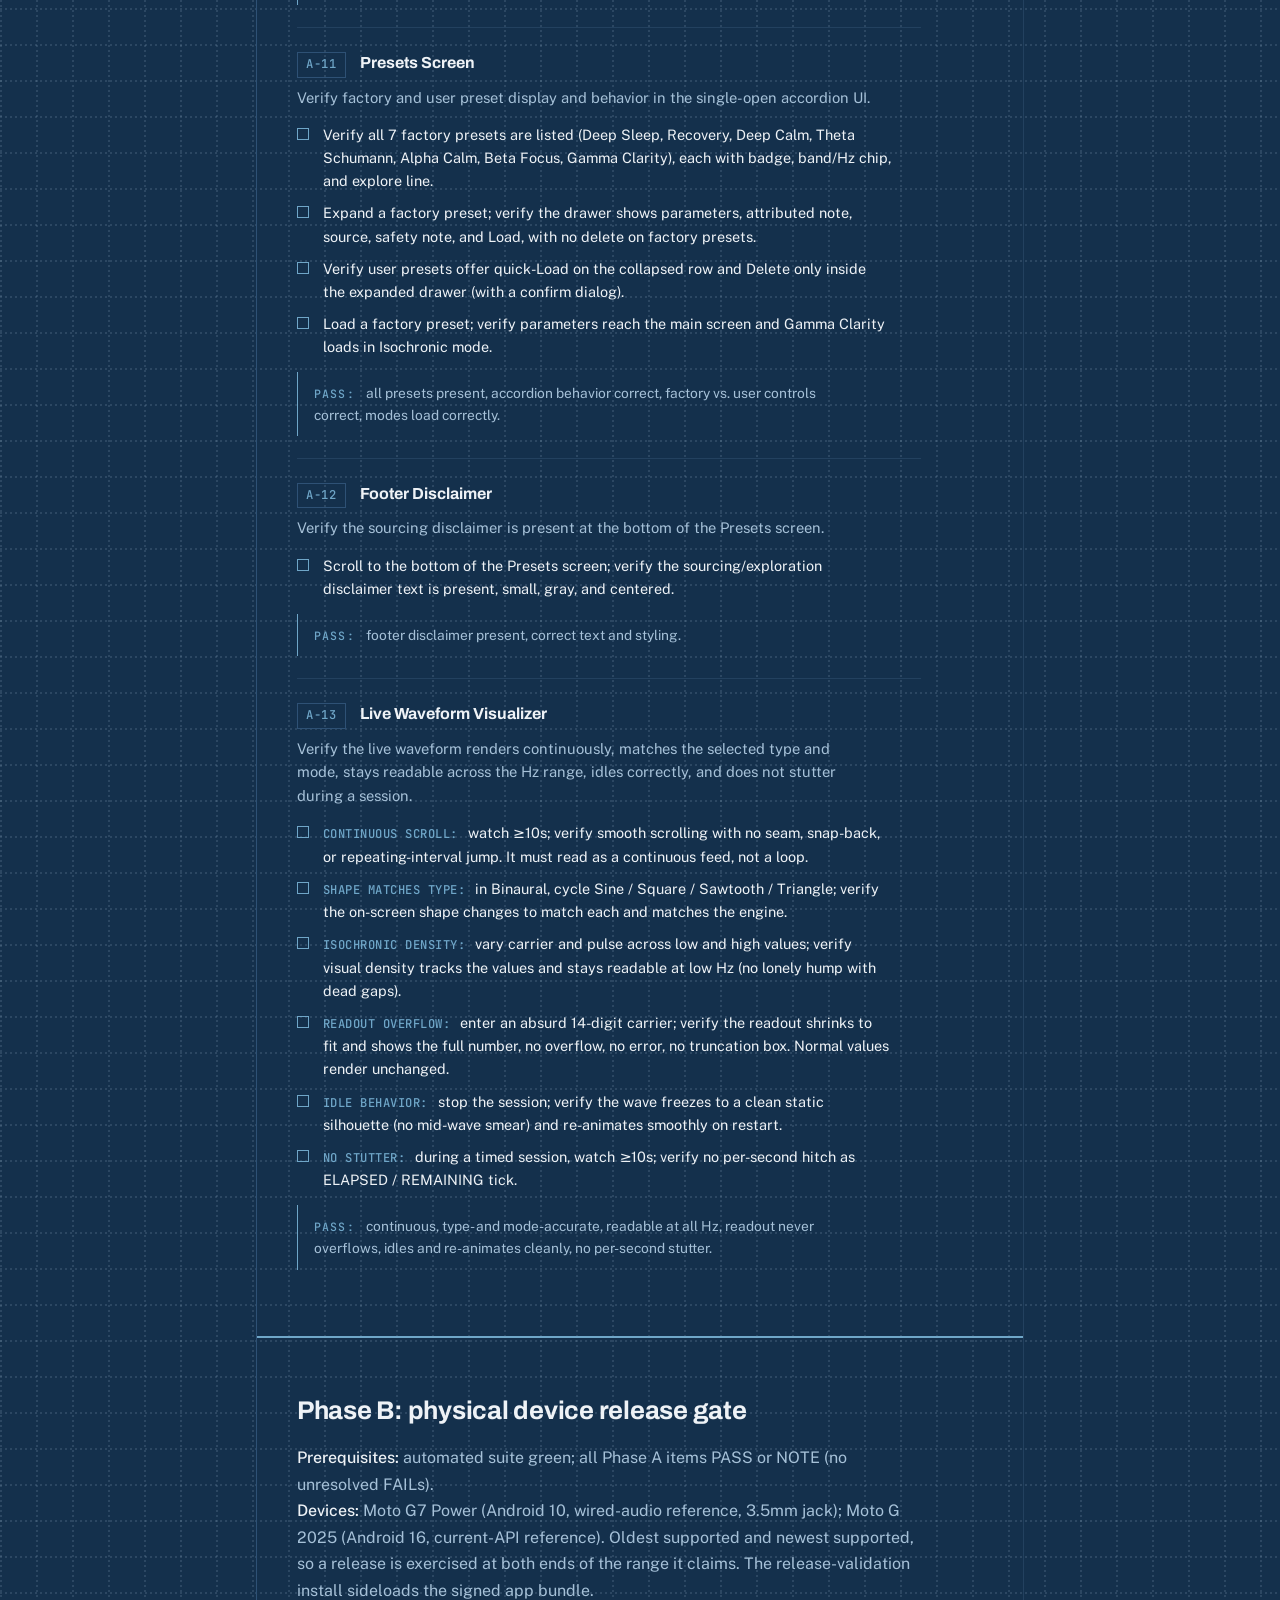
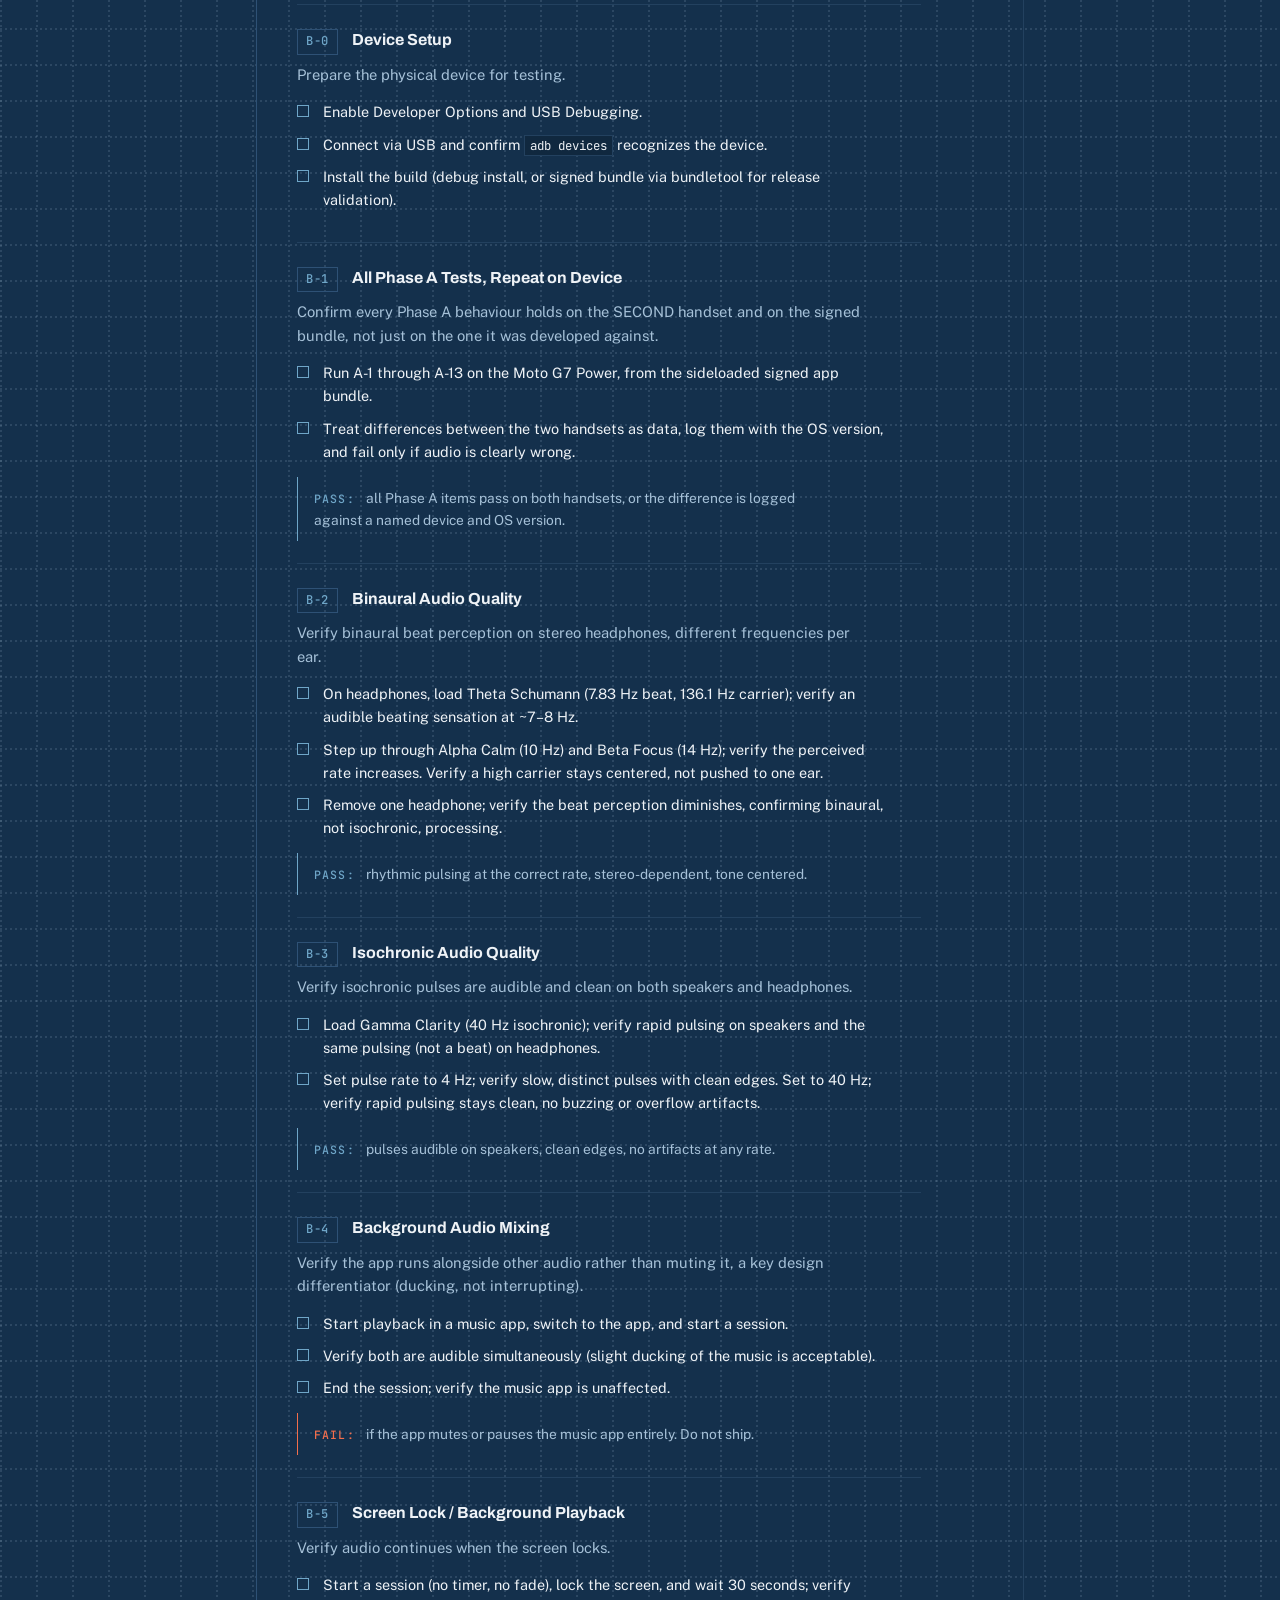
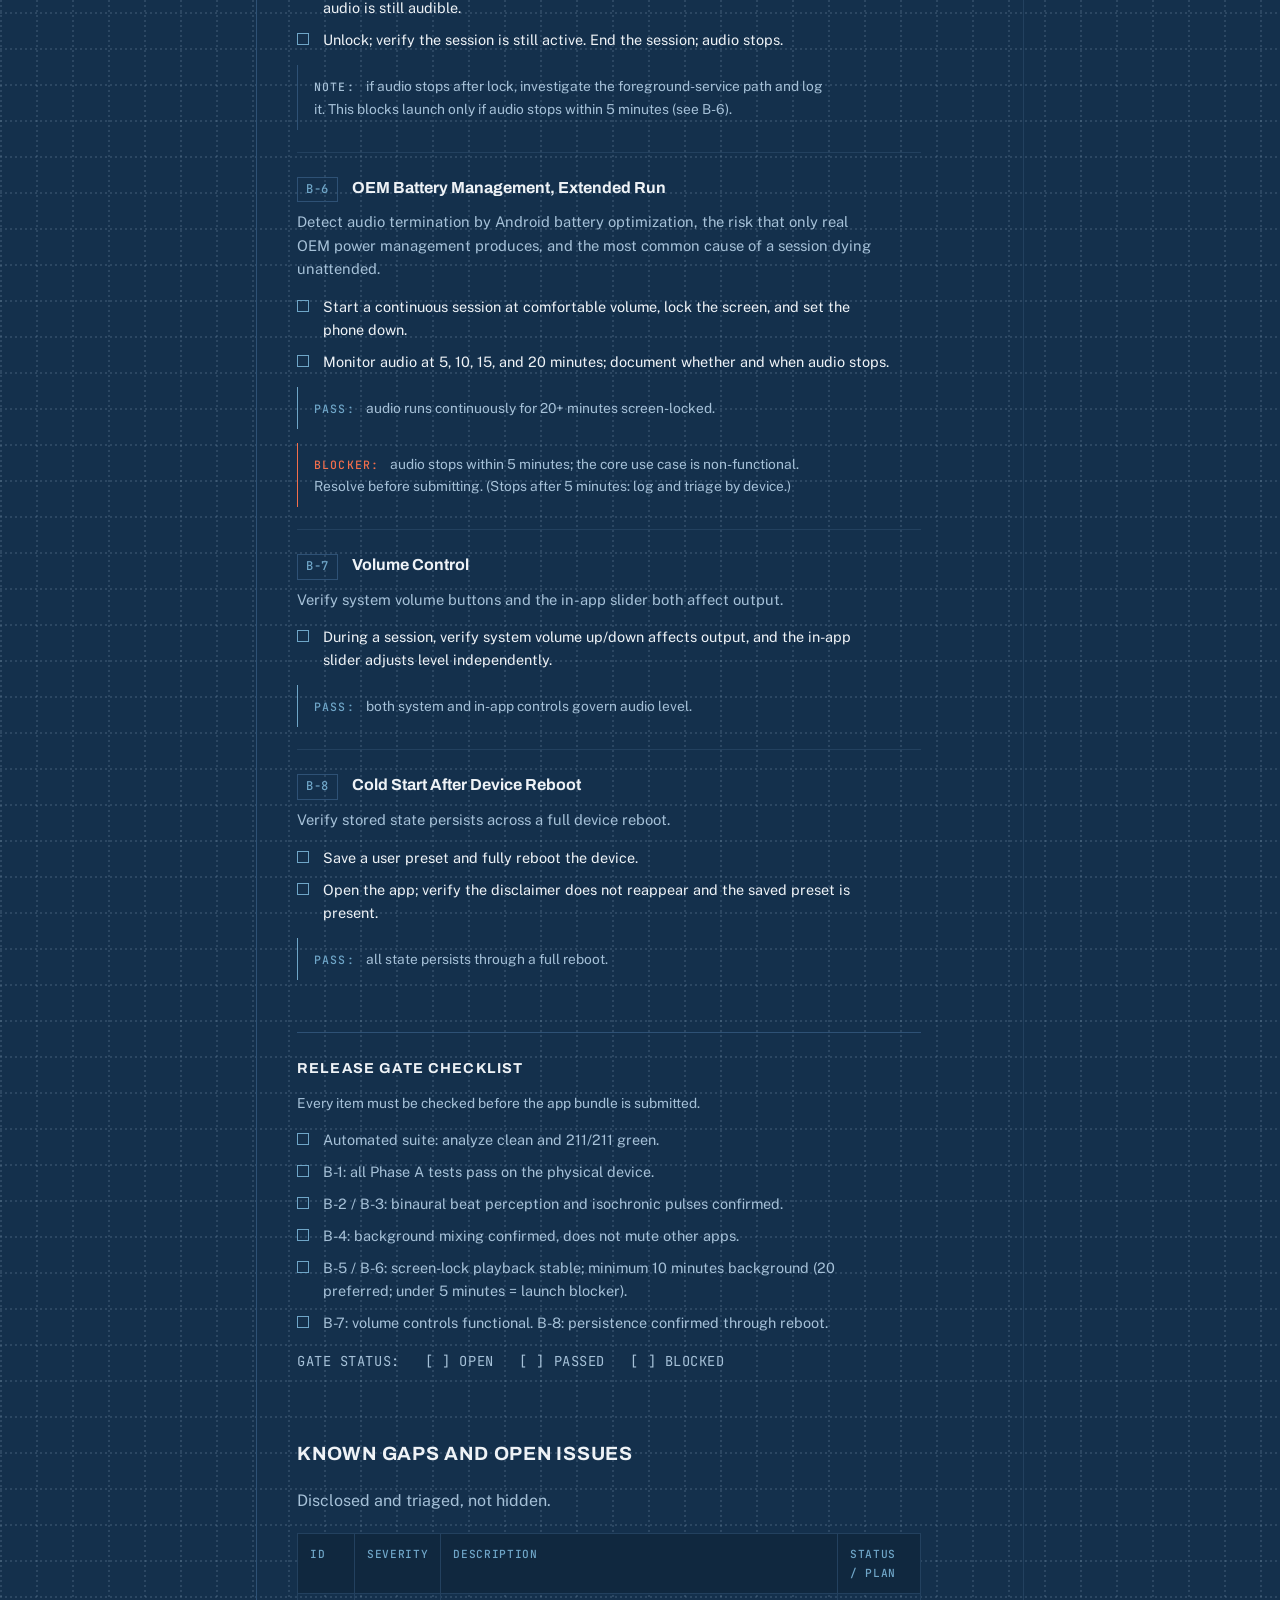
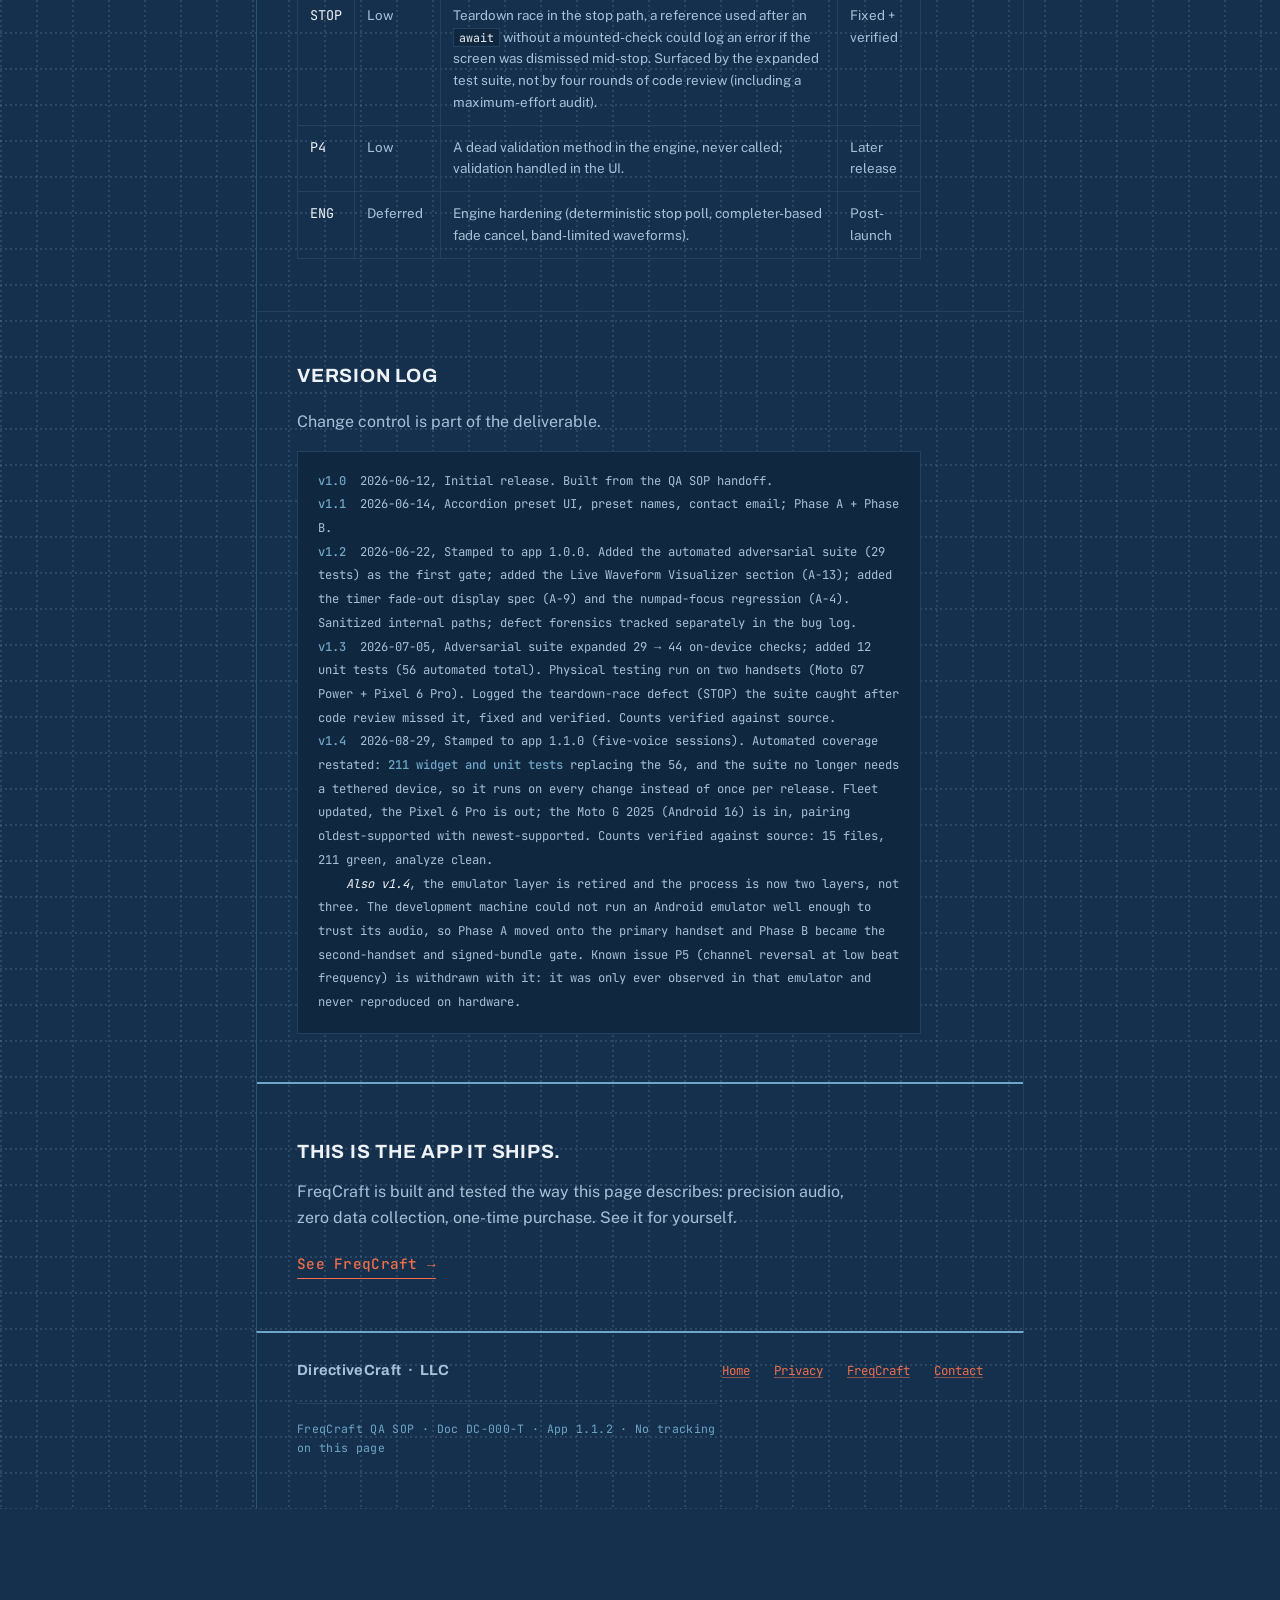
<file: samples/index.html>
<!DOCTYPE html>
<html lang="en">
<head>
  <meta charset="UTF-8">
  <meta http-equiv="refresh" content="0; url=/testing/">
  <link rel="canonical" href="https://www.directivecraft.com/testing/" />
  <meta name="robots" content="noindex, follow">
  <title>Moved — How FreqCraft Is Tested</title>
  <link rel="icon" href="/favicon.ico" sizes="any" />
  <link rel="icon" type="image/png" sizes="32x32" href="/assets/favicon-32.png" />
  <link rel="apple-touch-icon" href="/assets/apple-touch-icon.png" />
</head>
<body>
  <p>This page has moved to <a href="/testing/">How FreqCraft Is Tested</a>.</p>
</body>
</html>
</file>
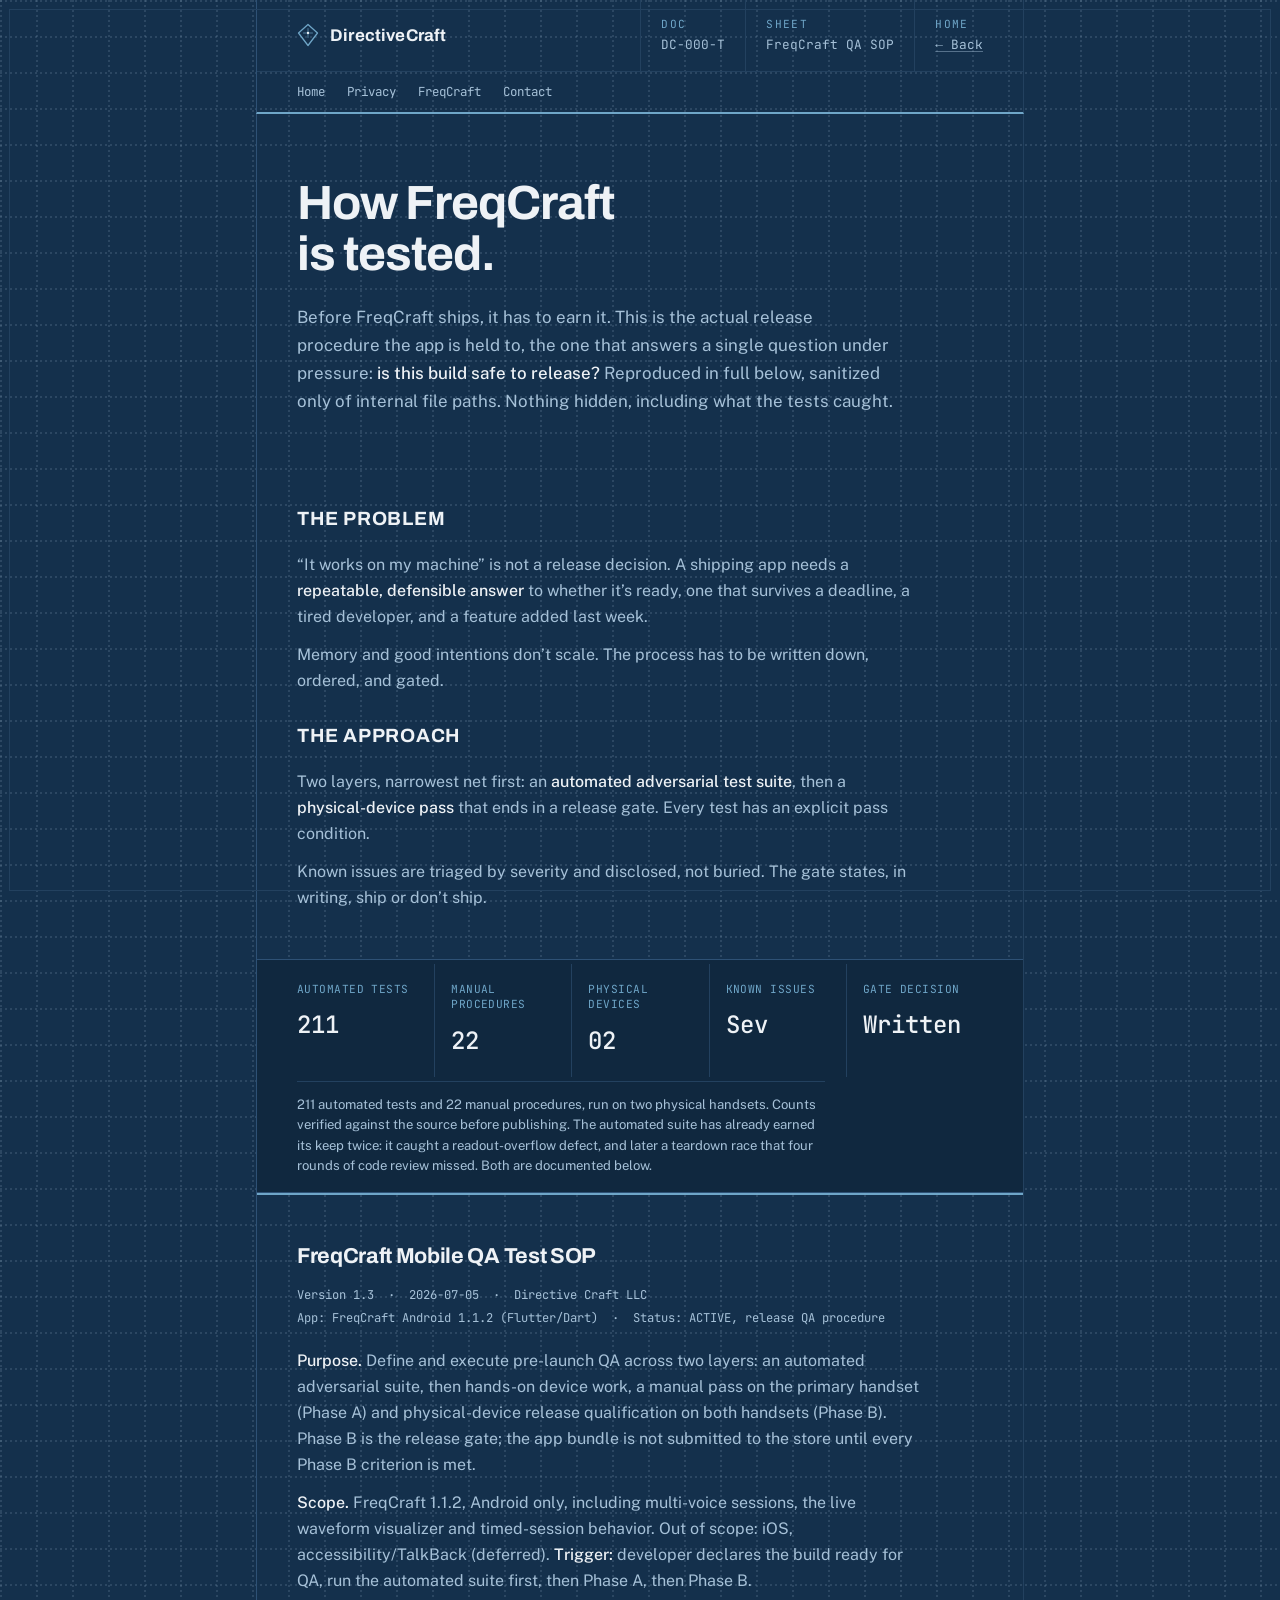
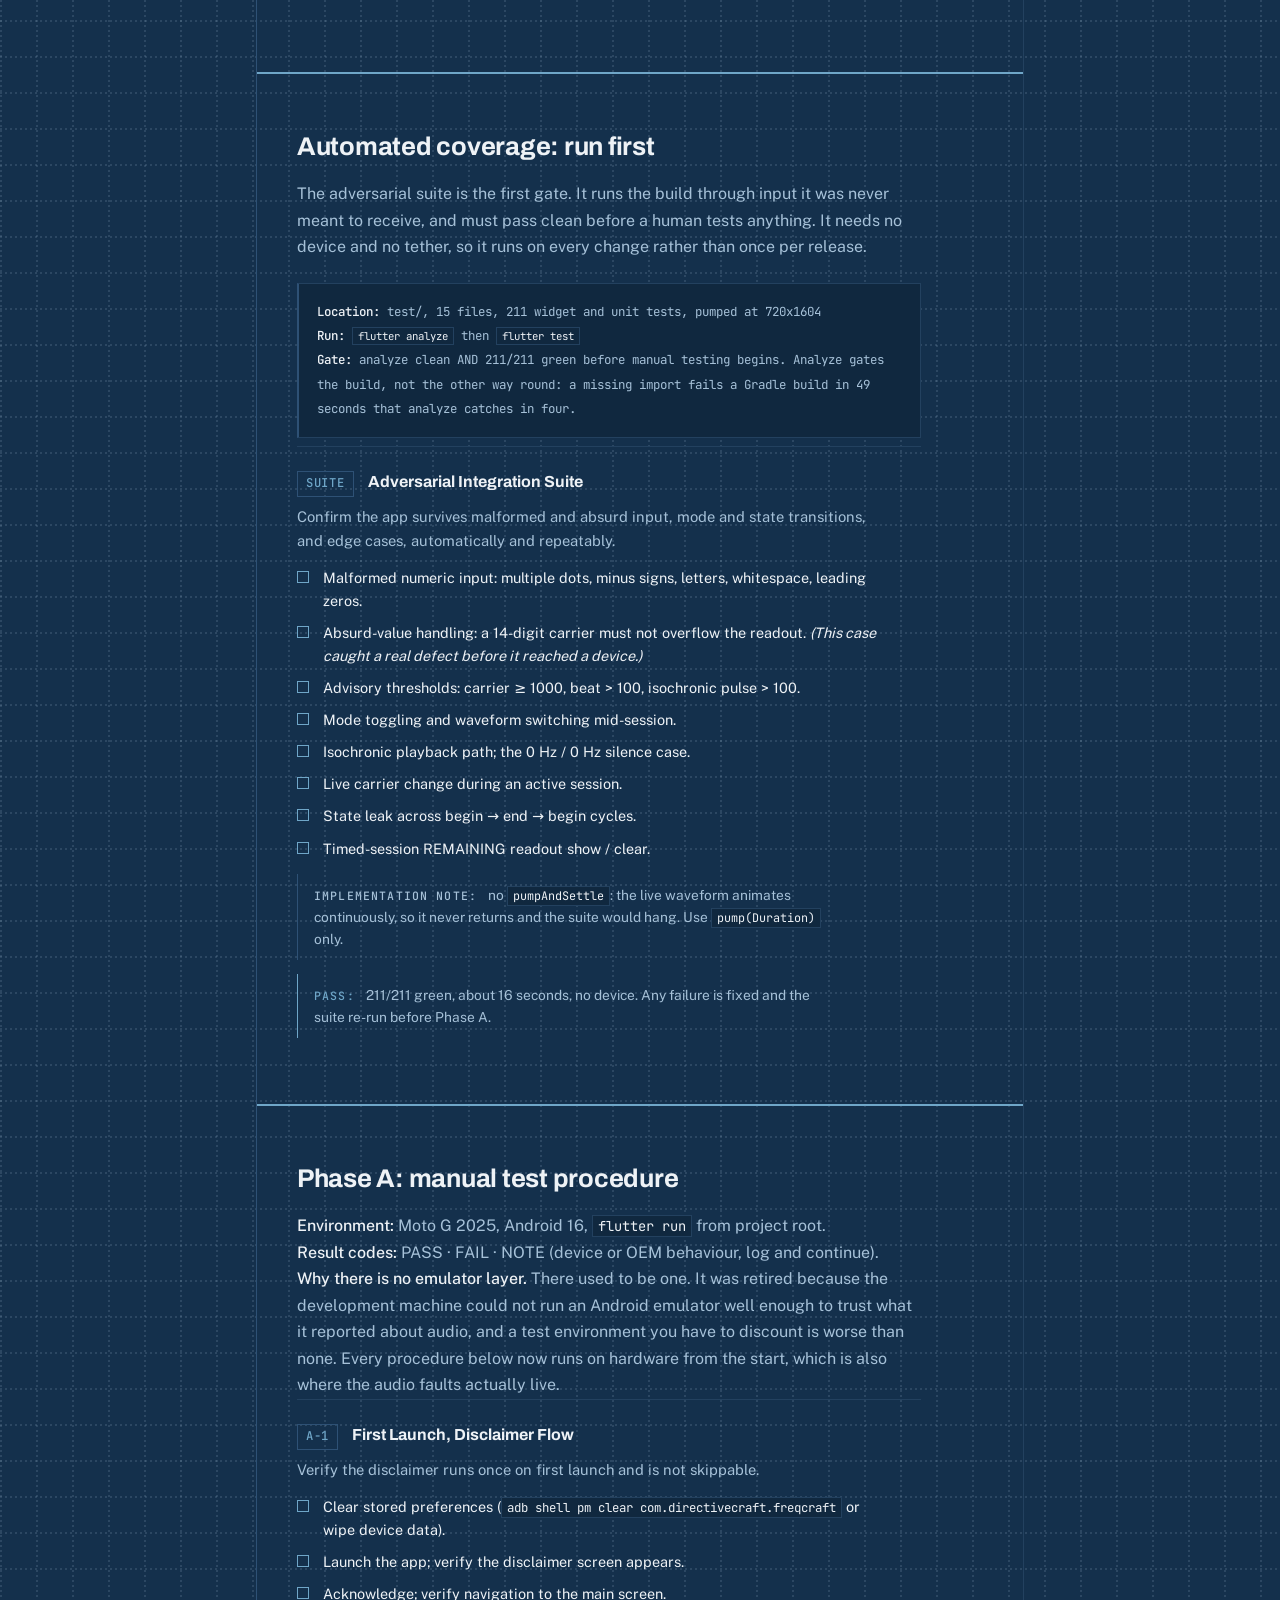
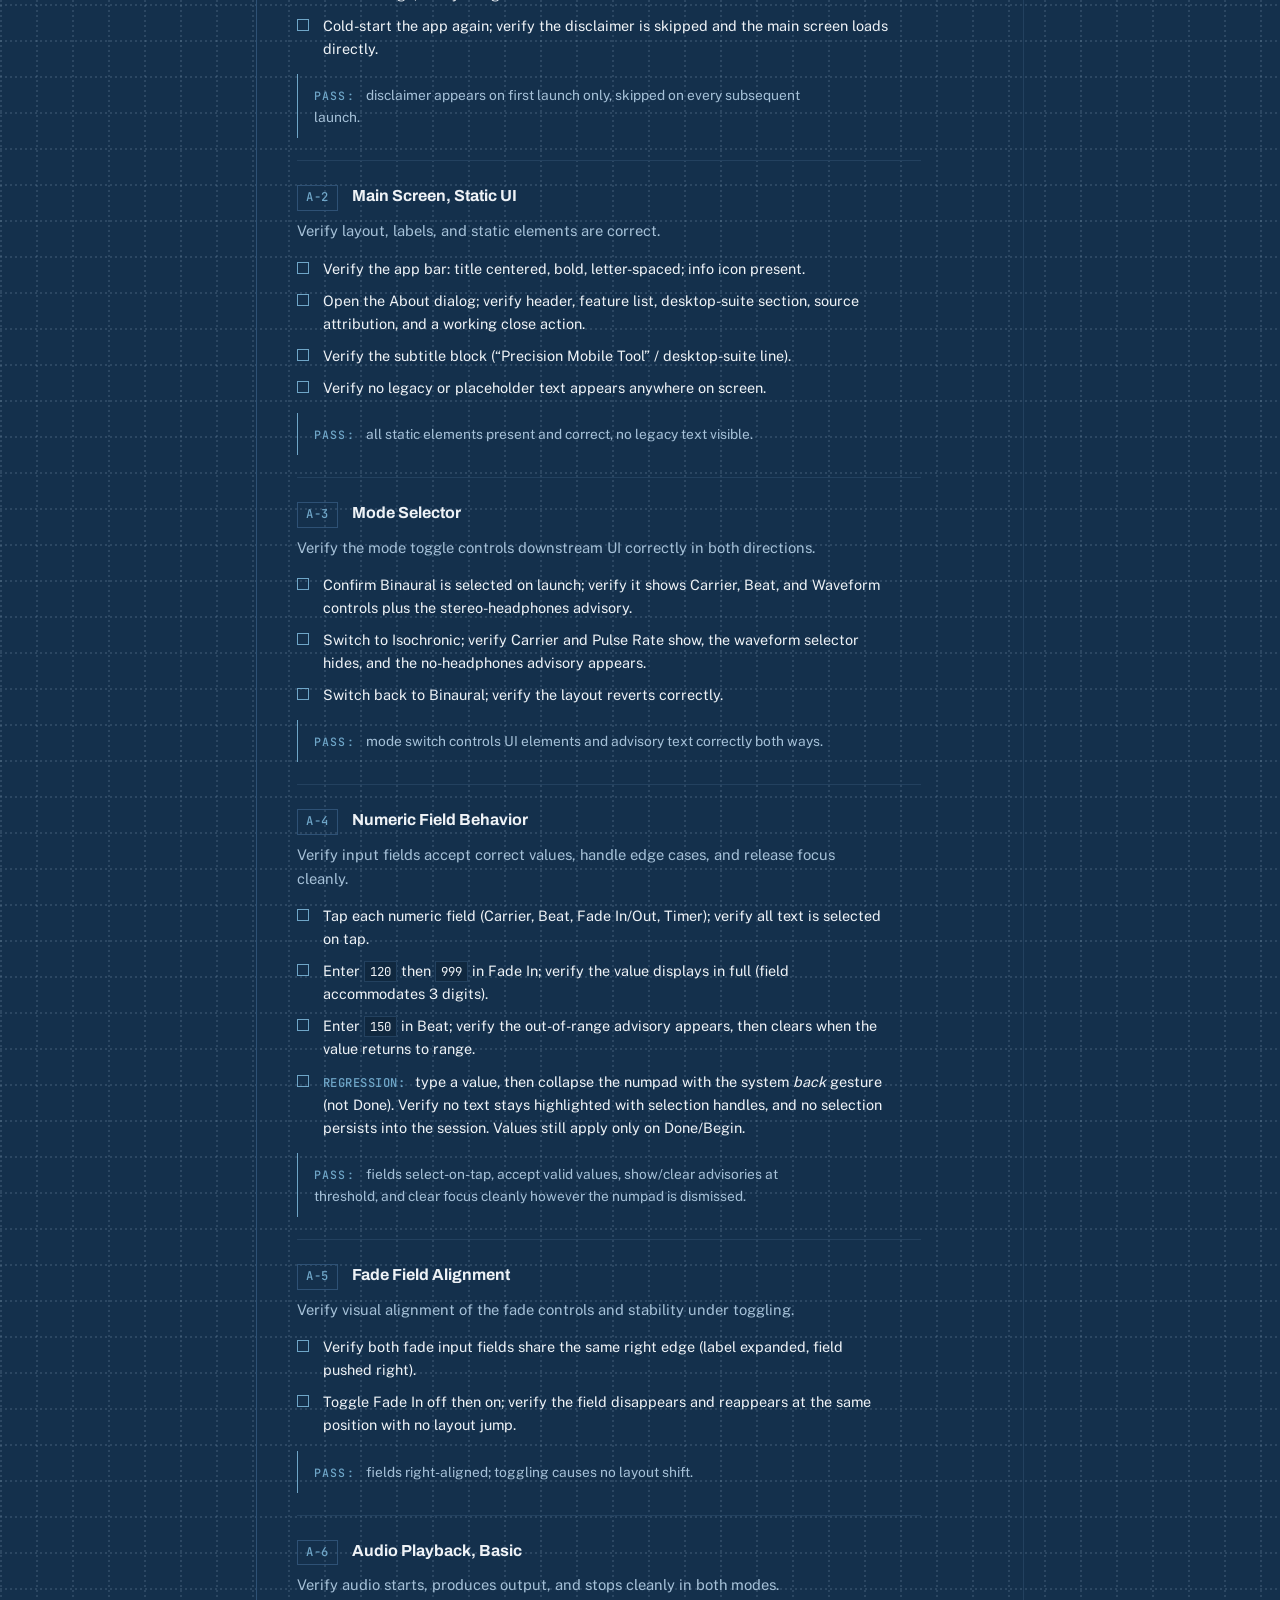
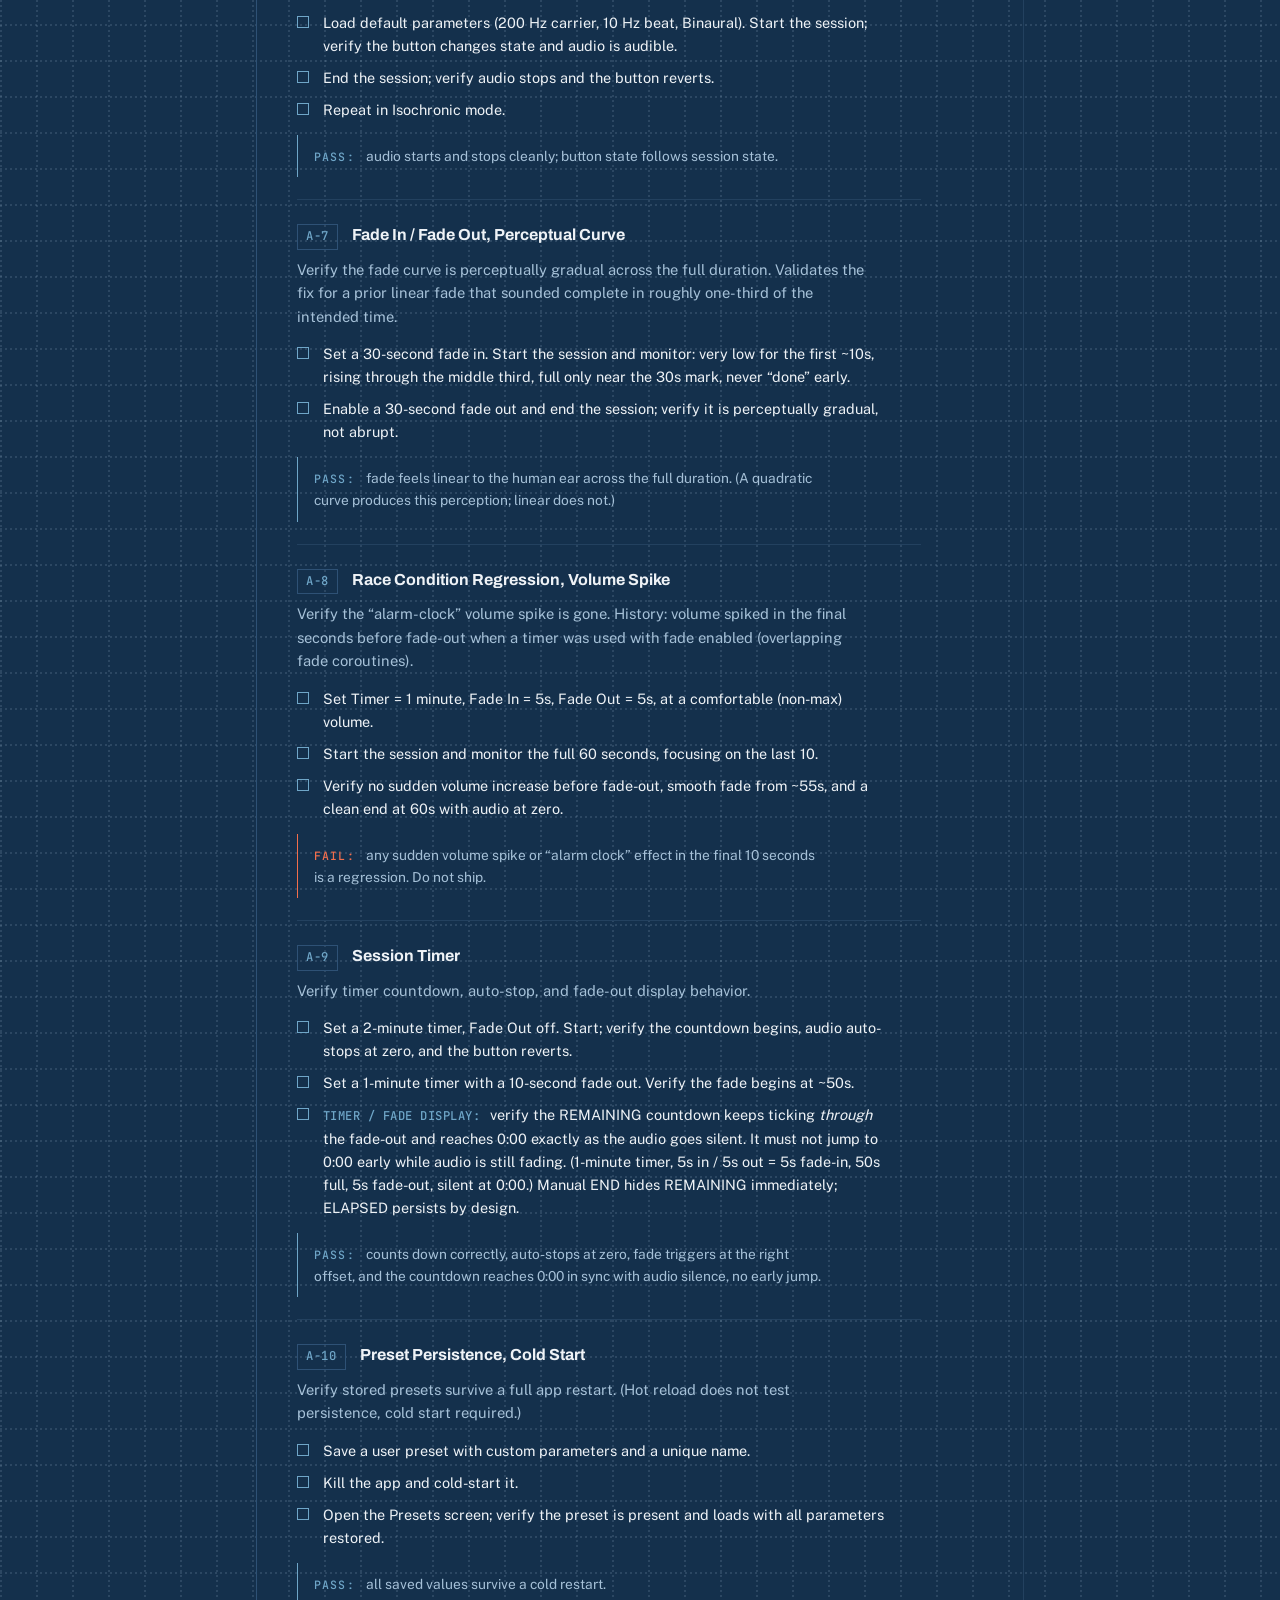
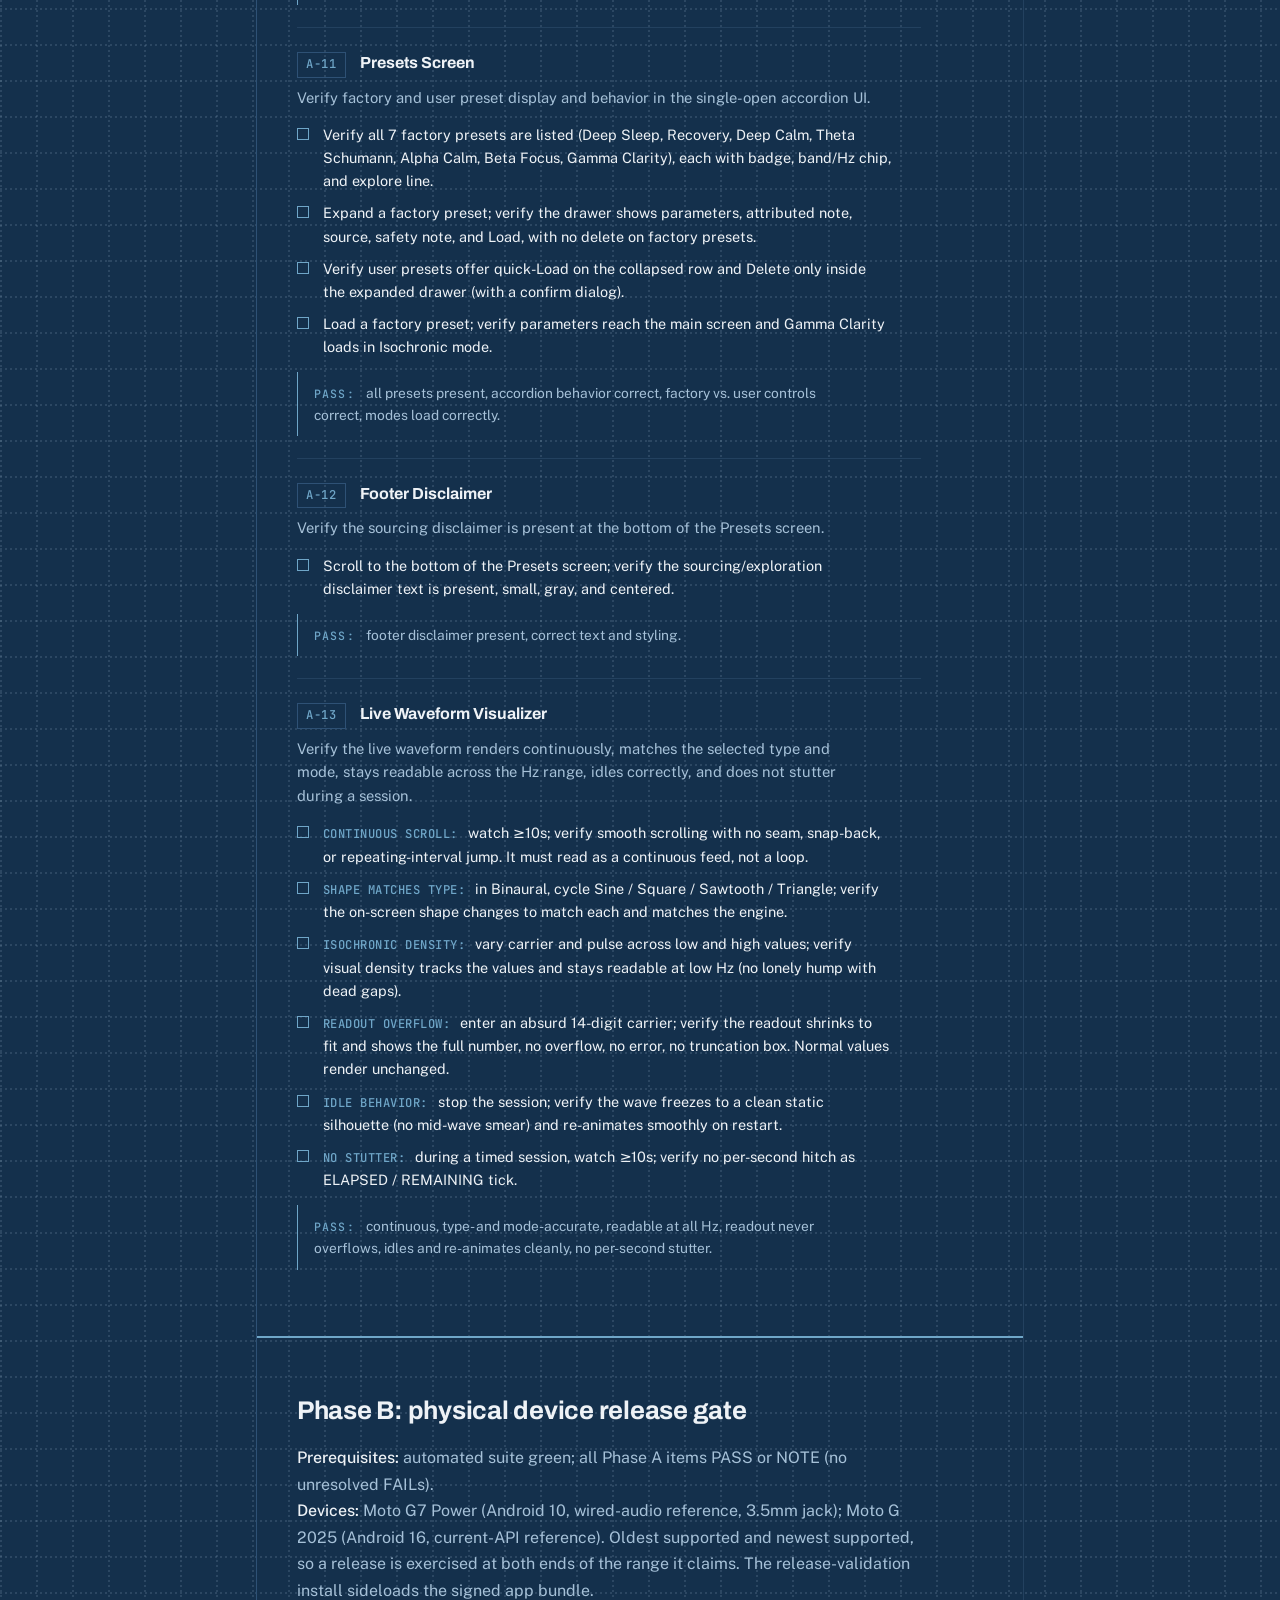
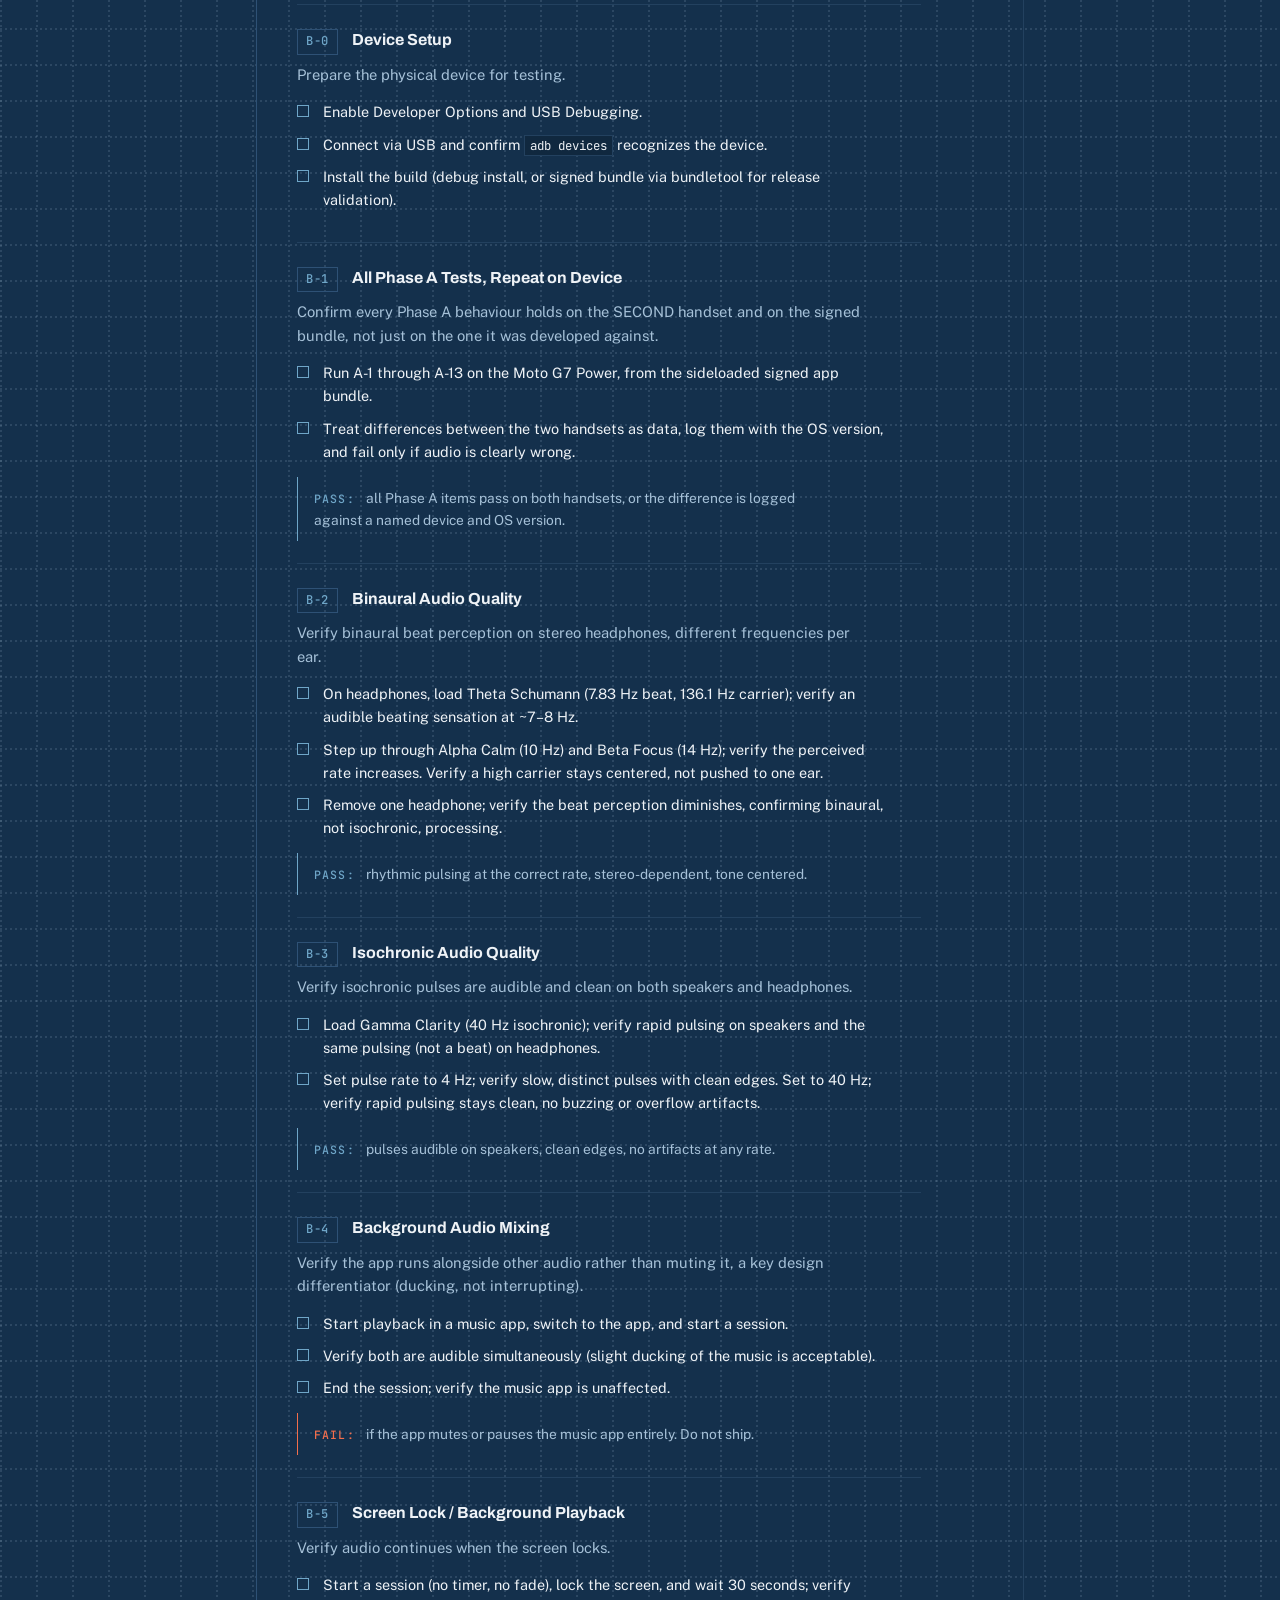
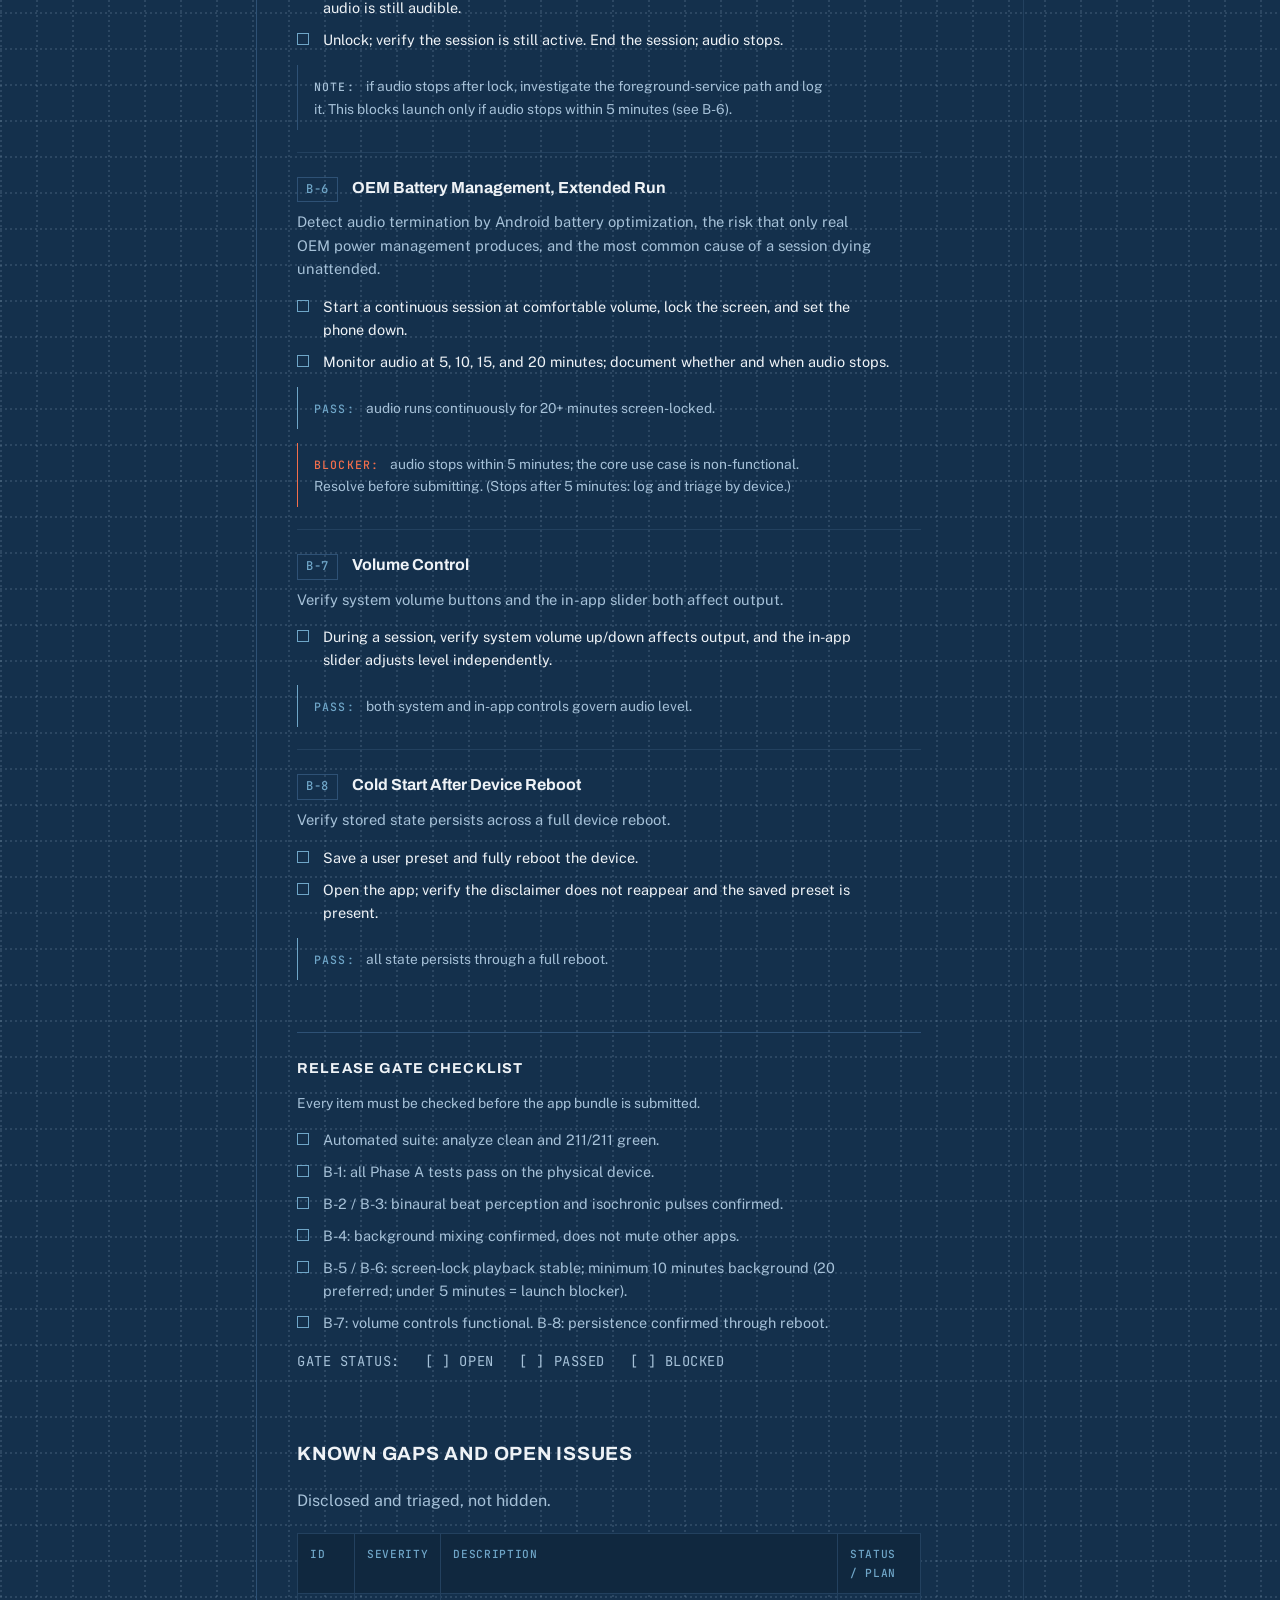
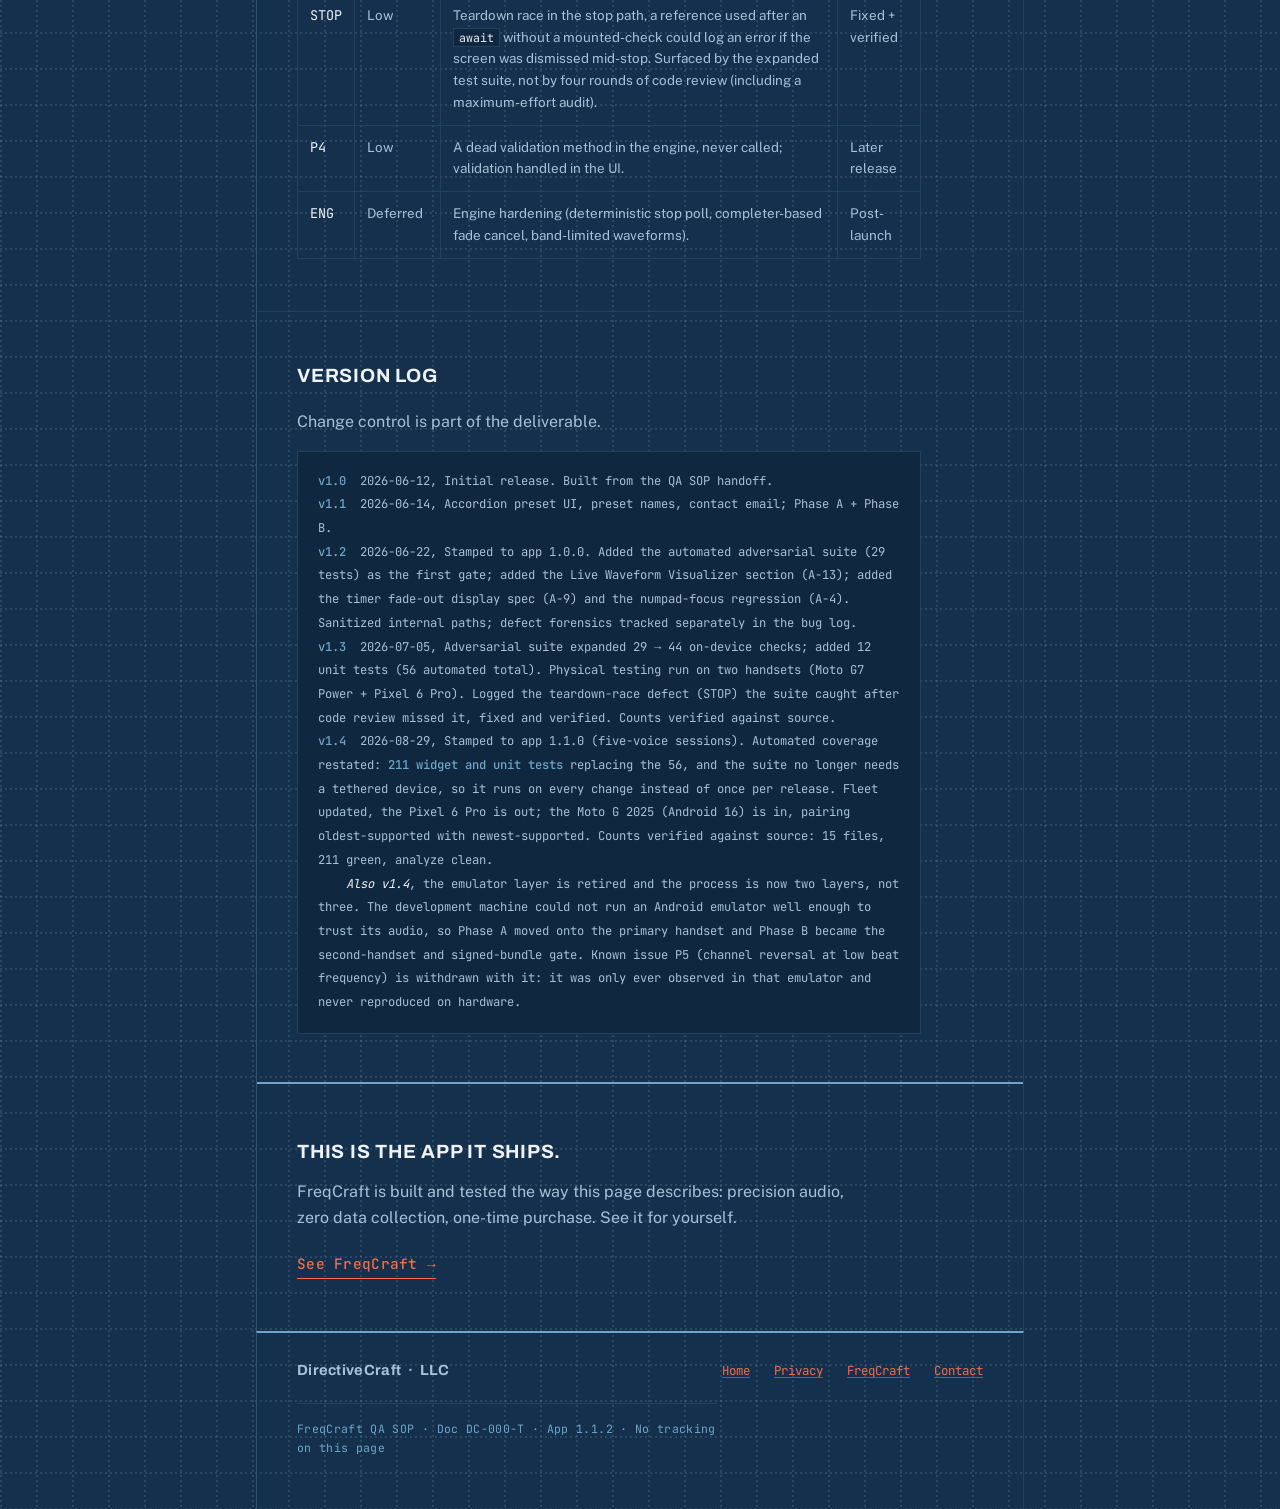
<file: testing/index.html>
<!DOCTYPE html>
<html lang="en">
<head>
  <meta charset="UTF-8" />
  <meta name="viewport" content="width=device-width, initial-scale=1.0" />
  <link rel="canonical" href="https://www.directivecraft.com/testing/" />
  <title>How FreqCraft Is Tested — Release QA · Directive Craft LLC</title>
  <meta name="description" content="How Directive Craft tests FreqCraft before release: 211 automated tests, a two-device physical release gate, severity-triaged known issues, and a written ship / no-ship decision." />
  <link rel="icon" href="/favicon.ico" sizes="any" />
  <link rel="icon" type="image/png" sizes="32x32" href="/assets/favicon-32.png" />
  <link rel="apple-touch-icon" href="/assets/apple-touch-icon.png" />
  <link rel="stylesheet" href="../assets/fonts.css" />
  <style>
    *, *::before, *::after { box-sizing: border-box; margin: 0; padding: 0; }

    :root {
      --ink:        #14304C;
      --ink-sunk:   #10283F;
      --rule:       #2E5175;
      --rule-soft:  #23415F;
      --chalk:      #EEF2F6;
      --chalk-dim:  #A6C1D8;
      --cyan:       #6FA6C8;
      --signal:     #F26E4C;
      --grid:       rgba(166,193,216,0.16);  /* blueprint dot grid — tune the alpha here */

      --display: 'Archivo', system-ui, 'Segoe UI', Roboto, sans-serif;
      --body:    'Public Sans', system-ui, -apple-system, 'Segoe UI', sans-serif;
      --mono:    'JetBrains Mono', ui-monospace, 'SFMono-Regular', Menlo, monospace;

      --col: 44rem;
      --wide: 48rem;
      --pad: clamp(20px, 5vw, 40px);
    }

    html { scroll-behavior: smooth; -webkit-text-size-adjust: 100%; }

    body {
      background-color: var(--ink);
      /* Blueprint dot grid — two dotted rules crossing at 36px squares.
         Scrolls with the page: it is the paper the sheet sits on, not an overlay. */
      background-image:
        radial-gradient(circle at 1px 1px, var(--grid) 0.75px, transparent 0.85px),
        radial-gradient(circle at 1px 1px, var(--grid) 0.75px, transparent 0.85px);
      background-size: 36px 5px, 5px 36px;
      color: var(--chalk);
      font-family: var(--body);
      font-size: 16px;
      line-height: 1.62;
      min-height: 100vh;
      -webkit-font-smoothing: antialiased;
      text-rendering: optimizeLegibility;
    }

    body::before {
      content: "";
      position: fixed;
      inset: 9px;
      border: 1px solid var(--rule-soft);
      pointer-events: none;
      z-index: 5;
    }
    @media (max-width: 720px) { body::before { inset: 5px; } }

    ::selection { background: var(--signal); color: #1A1A1A; }
    :focus-visible { outline: 2px solid var(--signal); outline-offset: 3px; border-radius: 1px; }
    * { scrollbar-color: var(--rule) transparent; }
    ::-webkit-scrollbar { width: 12px; height: 12px; }
    ::-webkit-scrollbar-track { background: var(--ink-sunk); }
    ::-webkit-scrollbar-thumb { background: var(--rule); border: 3px solid var(--ink-sunk); }

    main {
      max-width: var(--wide);
      margin: 0 auto;
      border-left: 1px solid var(--rule);
      border-right: 1px solid var(--rule-soft);
    }
    .sheet { padding: 0 var(--pad); }
    .col { max-width: var(--col); }

    a {
      color: var(--signal);
      text-decoration: underline;
      text-decoration-thickness: 1px;
      text-underline-offset: 0.18em;
      text-decoration-color: color-mix(in srgb, var(--signal) 55%, transparent);
      transition: text-decoration-color 0.15s ease;
    }
    a:hover { text-decoration-color: var(--signal); }

    code {
      font-family: var(--mono);
      font-size: 0.86em;
      color: var(--chalk);
      background: var(--ink-sunk);
      border: 1px solid var(--rule-soft);
      padding: 1px 5px;
      word-break: break-word;
    }
    em { font-style: italic; color: var(--chalk); }

    /* ── MASTHEAD ─────────────────────────────────────── */
    header {
      border-bottom: 2px solid var(--cyan);
      max-width: var(--wide);
      margin: 0 auto;
      border-left: 1px solid var(--rule);
      border-right: 1px solid var(--rule-soft);
    }
    .titleblock {
      padding: 0 var(--pad);
      display: grid;
      grid-template-columns: 1fr auto auto auto;
      align-items: stretch;
    }
    .titleblock > * { display: flex; align-items: center; padding: 15px 0; }
    .titleblock > * + * {
      border-left: 1px solid var(--rule-soft);
      padding-left: 20px;
      margin-left: 20px;
    }
    .wordmark { display: flex; align-items: center; gap: 11px; text-decoration: none; color: var(--chalk); }
    .wordmark:hover { text-decoration: none; }
    .wordmark svg { display: block; flex: none; }
    .wordmark b { font-family: var(--display); font-size: 1.06rem; font-weight: 700; letter-spacing: 0.01em; }
    .tb-field { flex-direction: column; align-items: flex-start; gap: 2px; }
    .tb-field .k { font-family: var(--mono); font-size: 0.7rem; letter-spacing: 0.12em; text-transform: uppercase; color: var(--cyan); }
    /* ── SHEET INDEX (header nav) ─────────────────────── */
    .sheet-index {
      padding: 10px var(--pad);
      border-top: 1px solid var(--rule-soft);
      display: flex; flex-wrap: wrap; gap: 8px 22px;
      font-family: var(--mono); font-size: 0.78rem;
    }
    .sheet-index a { color: var(--chalk-dim); text-decoration: none; }
    .sheet-index a:hover { color: var(--signal); }
    .sheet-index a:focus-visible { outline: 2px solid var(--signal); outline-offset: 3px; }

    .tb-field .v { font-family: var(--mono); font-size: 0.8rem; color: var(--chalk-dim); white-space: nowrap; }
    .tb-field .v a { color: var(--chalk-dim); text-decoration-color: color-mix(in srgb, var(--chalk-dim) 45%, transparent); }
    .tb-field .v a:hover { color: var(--signal); text-decoration-color: var(--signal); }

    /* ── PAGE HEAD ────────────────────────────────────── */
    .page-head { padding: clamp(40px, 6vw, 64px) 0 clamp(28px, 4vw, 40px); }
    h1 {
      font-family: var(--display);
      font-size: clamp(2rem, 5vw, 3rem);
      font-weight: 700;
      line-height: 1.07;
      letter-spacing: -0.021em;
      color: var(--chalk);
      max-width: 18ch;
      margin-bottom: 22px;
      text-wrap: balance;
    }
    .lede { font-size: 1.06rem; line-height: 1.66; color: var(--chalk-dim); max-width: 60ch; }
    .lede strong { color: var(--chalk); font-weight: 500; }

    /* ── SECTIONS ─────────────────────────────────────── */
    section.block { padding: clamp(34px, 4.5vw, 48px) 0; }
    .block + .block { border-top: 1px solid var(--rule-soft); }
    h2 {
      font-family: var(--display);
      font-size: clamp(1.02rem, 2vw, 1.2rem);
      font-weight: 700;
      letter-spacing: 0.04em;
      text-transform: uppercase;
      color: var(--chalk);
      margin-bottom: 18px;
    }
    .prose { color: var(--chalk-dim); max-width: 62ch; }
    .prose p + p { margin-top: 12px; }
    .prose strong { color: var(--chalk); font-weight: 500; }
    .case-block + .case-block { margin-top: 26px; }

    /* ── READOUT ──────────────────────────────────────── */
    .readout { background: var(--ink-sunk); border-top: 1px solid var(--rule); border-bottom: 1px solid var(--rule); }
    .readout-inner { padding: 4px var(--pad); display: grid; grid-template-columns: repeat(5, 1fr); }
    .cell { padding: 18px 16px 16px; border-left: 1px solid var(--rule-soft); }
    .cell:first-child { border-left: 0; padding-left: 0; }
    .cell .k {
      font-family: var(--mono); font-size: 0.7rem; letter-spacing: 0.04em;
      text-transform: uppercase; color: var(--cyan); display: block; margin-bottom: 9px; line-height: 1.4;
    }
    .cell .v { font-family: var(--mono); font-size: clamp(1.1rem, 3vw, 1.5rem); font-weight: 500; color: var(--chalk); font-variant-numeric: tabular-nums; }
    .readout-note {
      margin: 0 var(--pad); padding: 13px 0 16px; border-top: 1px solid var(--rule-soft);
      font-size: 0.82rem; line-height: 1.55; color: var(--chalk-dim); max-width: 66ch;
    }

    /* ── SOP DOC HEADER ───────────────────────────────── */
    .doc-head { padding: clamp(30px, 4vw, 44px) 0 clamp(24px, 3vw, 34px); border-top: 2px solid var(--cyan); }
    .doc-title { font-family: var(--display); font-weight: 700; font-size: 1.35rem; color: var(--chalk); letter-spacing: -0.015em; margin-bottom: 10px; }
    .doc-meta { font-family: var(--mono); font-size: 0.76rem; color: var(--chalk-dim); line-height: 1.9; }
    .doc-purpose { margin-top: 18px; color: var(--chalk-dim); max-width: 64ch; }
    .doc-purpose p + p { margin-top: 12px; }
    .doc-purpose strong { color: var(--chalk); font-weight: 500; }

    /* ── PHASE DIVIDER ────────────────────────────────── */
    .phase { padding-top: clamp(36px, 5vw, 52px); border-top: 2px solid var(--cyan); margin-top: clamp(30px, 4vw, 44px); }
    .phase-name { font-family: var(--display); font-weight: 700; font-size: clamp(1.2rem, 3vw, 1.6rem); letter-spacing: -0.01em; color: var(--chalk); margin-bottom: 14px; }
    .phase-sub { color: var(--chalk-dim); max-width: 64ch; line-height: 1.66; }
    .phase-sub strong { color: var(--chalk); font-weight: 500; }
    .phase-sub + .phase-sub, .phase-sub br + br { }

    .envbox {
      background: var(--ink-sunk);
      border: 1px solid var(--rule-soft);
      border-left: 2px solid var(--rule);
      padding: 16px 18px;
      margin: 22px 0 8px;
      font-family: var(--mono);
      font-size: 0.78rem;
      color: var(--chalk-dim);
      line-height: 1.95;
      overflow-x: auto;
    }
    .envbox b { color: var(--chalk); font-weight: 500; }

    /* ── TEST REGISTER ────────────────────────────────── */
    .test { padding: 22px 0; border-top: 1px solid var(--rule-soft); }
    .test:first-of-type { border-top: 0; }
    .test-head { display: flex; align-items: baseline; gap: 14px; flex-wrap: wrap; margin-bottom: 8px; }
    .test-id {
      font-family: var(--mono); font-size: 0.76rem; font-weight: 500; letter-spacing: 0.06em;
      color: var(--cyan); border: 1px solid var(--rule); padding: 2px 8px;
    }
    .test-title { font-family: var(--display); font-size: 1rem; font-weight: 700; color: var(--chalk); }
    .test-purpose { color: var(--chalk-dim); font-size: 0.92rem; line-height: 1.6; margin-bottom: 14px; max-width: 64ch; }

    .steps { list-style: none; margin: 0 0 4px; }
    .steps li {
      position: relative; padding-left: 26px; font-size: 0.9rem; color: var(--chalk);
      line-height: 1.6; margin-bottom: 9px; max-width: 66ch;
    }
    .steps li::before {
      content: ""; position: absolute; left: 0; top: 5px;
      width: 12px; height: 12px; border: 1px solid var(--cyan);
    }
    .steps li b {
      color: var(--cyan); font-family: var(--mono); font-weight: 500;
      font-size: 0.76rem; letter-spacing: 0.04em; text-transform: uppercase;
      margin-right: 6px;
    }
    .steps li b::after { content: ":"; }

    .result {
      margin-top: 14px; padding: 10px 0 10px 16px;
      border-left: 1px solid var(--cyan);
      font-size: 0.86rem; color: var(--chalk-dim); line-height: 1.6; max-width: 66ch;
    }
    .result b {
      font-family: var(--mono); font-size: 0.72rem; font-weight: 500;
      letter-spacing: 0.1em; text-transform: uppercase; color: var(--cyan);
      margin-right: 8px;
    }
    .result b::after { content: ":"; }
    .result.fail { border-left-color: var(--signal); }
    .result.fail b { color: var(--signal); }
    .result.note { border-left-color: var(--rule); }
    .result.note b { color: var(--chalk-dim); }

    /* ── GATE ─────────────────────────────────────────── */
    .gate { margin-top: 30px; padding: 24px 0 4px; border-top: 1px solid var(--rule); }
    .gate h3 {
      font-family: var(--display); font-size: 0.9rem; font-weight: 700;
      letter-spacing: 0.08em; text-transform: uppercase; color: var(--chalk); margin-bottom: 12px;
    }
    .gate > p { font-size: 0.86rem; color: var(--chalk-dim); margin-bottom: 14px; line-height: 1.6; }
    .gate .steps li { color: var(--chalk-dim); }
    .gate-status {
      font-family: var(--mono); font-size: 0.78rem; color: var(--cyan);
      letter-spacing: 0.04em; margin-top: 16px;
    }

    /* ── GAPS TABLE ───────────────────────────────────── */
    .gaps-wrap { overflow-x: auto; margin-bottom: 4px; }
    table.gaps { width: 100%; border-collapse: collapse; font-size: 0.84rem; min-width: 520px; }
    .gaps th, .gaps td { text-align: left; padding: 11px 12px; border: 1px solid var(--rule-soft); vertical-align: top; }
    .gaps th {
      font-family: var(--mono); font-size: 0.7rem; letter-spacing: 0.06em;
      text-transform: uppercase; color: var(--cyan); background: var(--ink-sunk); font-weight: 500;
    }
    .gaps td { color: var(--chalk-dim); }
    .gaps td:first-child { font-family: var(--mono); color: var(--chalk); white-space: nowrap; }

    .version-log {
      background: var(--ink-sunk); border: 1px solid var(--rule-soft);
      padding: 18px 20px; margin-top: 8px;
      font-family: var(--mono); font-size: 0.76rem; color: var(--chalk-dim); line-height: 1.95;
      overflow-x: auto;
    }
    .version-log b { color: var(--cyan); font-weight: 500; }
    .version-log i { color: var(--chalk); font-style: italic; }

    /* ── CTA ──────────────────────────────────────────── */
    .cta { padding: clamp(36px, 5vw, 52px) 0; border-top: 2px solid var(--cyan); }
    .cta h2 { margin-bottom: 12px; }
    .cta p { color: var(--chalk-dim); max-width: 56ch; margin-bottom: 20px; }
    .act {
      font-family: var(--mono); font-size: 0.9rem; font-weight: 500; letter-spacing: 0.02em;
      color: var(--signal); text-decoration: none; border-bottom: 1px solid var(--signal);
      padding-bottom: 3px; display: inline-block;
    }
    .act:hover { text-decoration: none; border-bottom-width: 2px; padding-bottom: 2px; }
    .act .arr { display: inline-block; transition: transform 0.16s ease; }
    .act:hover .arr { transform: translateX(4px); }

    /* ── FOOTER ───────────────────────────────────────── */
    footer {
      border-top: 2px solid var(--cyan);
      padding: 26px 0 clamp(32px, 6vw, 52px);
      max-width: var(--wide);
      margin: 0 auto;
      border-left: 1px solid var(--rule);
      border-right: 1px solid var(--rule-soft);
    }
    .foot-top { display: flex; justify-content: space-between; align-items: baseline; flex-wrap: wrap; gap: 14px 30px; margin-bottom: 20px; }
    .foot-mark { font-family: var(--display); font-weight: 700; font-size: 0.92rem; letter-spacing: 0.02em; color: var(--chalk-dim); }
    .foot-links { display: flex; flex-wrap: wrap; gap: 8px 24px; font-family: var(--mono); font-size: 0.78rem; }
    .foot-rev { font-family: var(--mono); font-size: 0.72rem; letter-spacing: 0.03em; color: var(--cyan); border-top: 1px solid var(--rule-soft); padding-top: 16px; max-width: 60ch; }
    .ns-mail { font-family: var(--mono); font-size: 0.82rem; color: var(--chalk); margin-top: 14px; }

    @media (prefers-reduced-motion: reduce) { html { scroll-behavior: auto; } .act .arr { transition: none; } }

    @media (max-width: 720px) {
      .titleblock { grid-template-columns: 1fr; gap: 2px; padding: 12px var(--pad) 13px; }
      .titleblock > * { padding: 3px 0; }
      .titleblock > .wordmark { padding-bottom: 11px; }
      .titleblock > * + * { border-left: 0; padding-left: 0; margin-left: 0; }
      .tb-field { flex-direction: row; gap: 7px; align-items: baseline; }
      .tb-field .k { min-width: 3.4rem; }
      .readout-inner { grid-template-columns: 1fr 1fr; }
      .cell { padding: 15px 14px; border-left: 0; }
      .cell:nth-child(odd) { padding-left: 0; }
      .cell:nth-child(even) { border-left: 1px solid var(--rule-soft); }
      .cell:nth-child(n+3) { border-top: 1px solid var(--rule-soft); }
      .cell:nth-child(-n+2) { border-top: 0; }
    }
  </style>
</head>
<body>

  <header>
    <div class="titleblock">
      <a class="wordmark" href="/">
        <svg width="22" height="24" viewBox="0 0 22 24" fill="none" xmlns="http://www.w3.org/2000/svg" aria-hidden="true">
          <polygon points="11,1.5 20.5,10 11,22.5 1.5,10" stroke="#6FA6C8" stroke-width="1.25" fill="none" stroke-linejoin="round"/>
          <path d="M11 5.5 V14.5 M6.5 10 H15.5" stroke="#6FA6C8" stroke-width="1" stroke-linecap="round" opacity="0.65"/>
          <circle cx="11" cy="10" r="1.15" fill="#EEF2F6"/>
        </svg>
        <b>DirectiveCraft</b>
      </a>
      <div class="tb-field"><span class="k">Doc</span><span class="v">DC-000-T</span></div>
      <div class="tb-field"><span class="k">Sheet</span><span class="v">FreqCraft QA SOP</span></div>
      <div class="tb-field"><span class="k">Home</span><span class="v"><a href="/">&larr; Back</a></span></div>
    </div>
    <nav class="sheet-index" aria-label="Pages">
      <a href="/">Home</a>
      <a href="/privacy">Privacy</a>
      <a href="https://freqcraft.app" target="_blank" rel="noopener noreferrer">FreqCraft</a>
      <a class="email-link" href="#">Contact</a>
    </nav>
  </header>

  <main>
    <section class="page-head">
      <div class="sheet col">
        <h1>How FreqCraft is tested.</h1>
        <p class="lede">
          Before FreqCraft ships, it has to earn it. This is the actual release procedure the
          app is held to, the one that answers a single question under pressure:
          <strong>is this build safe to release?</strong> Reproduced in full below, sanitized
          only of internal file paths. Nothing hidden, including what the tests caught.
        </p>
      </div>
    </section>

    <section class="block">
      <div class="sheet col">
        <div class="case-block">
          <h2>The problem</h2>
          <div class="prose">
            <p>&ldquo;It works on my machine&rdquo; is not a release decision. A shipping app needs a <strong>repeatable, defensible answer</strong> to whether it&rsquo;s ready, one that survives a deadline, a tired developer, and a feature added last week.</p>
            <p>Memory and good intentions don&rsquo;t scale. The process has to be written down, ordered, and gated.</p>
          </div>
        </div>
        <div class="case-block">
          <h2>The approach</h2>
          <div class="prose">
            <p>Two layers, narrowest net first: an <strong>automated adversarial test suite</strong>, then a <strong>physical-device pass</strong> that ends in a release gate. Every test has an explicit pass condition.</p>
            <p>Known issues are triaged by severity and disclosed, not buried. The gate states, in writing, ship or don&rsquo;t ship.</p>
          </div>
        </div>
      </div>
    </section>

    <div class="readout" aria-label="Procedure at a glance">
      <div class="readout-inner">
        <div class="cell"><span class="k">Automated tests</span><span class="v">211</span></div>
        <div class="cell"><span class="k">Manual procedures</span><span class="v">22</span></div>
        <div class="cell"><span class="k">Physical devices</span><span class="v">02</span></div>
        <div class="cell"><span class="k">Known issues</span><span class="v">Sev</span></div>
        <div class="cell"><span class="k">Gate decision</span><span class="v">Written</span></div>
      </div>
      <p class="readout-note">211 automated tests and 22 manual procedures, run on two physical handsets. Counts verified against the source before publishing. The automated suite has already earned its keep twice: it caught a readout-overflow defect, and later a teardown race that four rounds of code review missed. Both are documented below.</p>
    </div>

    <section class="doc-head">
      <div class="sheet col">
        <div class="doc-title">FreqCraft Mobile QA Test SOP</div>
        <div class="doc-meta">
          Version 1.3 &nbsp;·&nbsp; 2026-07-05 &nbsp;·&nbsp; Directive Craft LLC<br>
          App: FreqCraft Android 1.1.2 (Flutter/Dart) &nbsp;·&nbsp; Status: ACTIVE, release QA procedure
        </div>
        <div class="doc-purpose">
          <p><strong>Purpose.</strong> Define and execute pre-launch QA across two layers: an automated adversarial suite, then hands-on device work, a manual pass on the primary handset (Phase A) and physical-device release qualification on both handsets (Phase B). Phase B is the release gate; the app bundle is not submitted to the store until every Phase B criterion is met.</p>
          <p><strong>Scope.</strong> FreqCraft 1.1.2, Android only, including multi-voice sessions, the live waveform visualizer and timed-session behavior. Out of scope: iOS, accessibility/TalkBack (deferred). <strong>Trigger:</strong> developer declares the build ready for QA, run the automated suite first, then Phase A, then Phase B.</p>
        </div>
      </div>
    </section>

    <!-- ── AUTOMATED ── -->
    <section class="phase">
      <div class="sheet col">
        <div class="phase-name">Automated coverage: run first</div>
        <p class="phase-sub">The adversarial suite is the first gate. It runs the build through input it was never meant to receive, and must pass clean before a human tests anything. It needs no device and no tether, so it runs on every change rather than once per release.</p>

        <div class="envbox">
          <b>Location:</b> test/, 15 files, 211 widget and unit tests, pumped at 720x1604<br>
          <b>Run:</b> <code>flutter analyze</code> then <code>flutter test</code><br>
          <b>Gate:</b> analyze clean AND 211/211 green before manual testing begins. Analyze gates the build, not the other way round: a missing import fails a Gradle build in 49 seconds that analyze catches in four.
        </div>

        <div class="test">
          <div class="test-head"><span class="test-id">SUITE</span><span class="test-title">Adversarial Integration Suite</span></div>
          <div class="test-purpose">Confirm the app survives malformed and absurd input, mode and state transitions, and edge cases, automatically and repeatably.</div>
          <ul class="steps">
            <li>Malformed numeric input: multiple dots, minus signs, letters, whitespace, leading zeros.</li>
            <li>Absurd-value handling: a 14-digit carrier must not overflow the readout. <em>(This case caught a real defect before it reached a device.)</em></li>
            <li>Advisory thresholds: carrier &ge; 1000, beat &gt; 100, isochronic pulse &gt; 100.</li>
            <li>Mode toggling and waveform switching mid-session.</li>
            <li>Isochronic playback path; the 0 Hz / 0 Hz silence case.</li>
            <li>Live carrier change during an active session.</li>
            <li>State leak across begin &rarr; end &rarr; begin cycles.</li>
            <li>Timed-session REMAINING readout show / clear.</li>
          </ul>
          <div class="result note"><b>Implementation note</b> no <code>pumpAndSettle</code>: the live waveform animates continuously, so it never returns and the suite would hang. Use <code>pump(Duration)</code> only.</div>
          <div class="result"><b>Pass</b> 211/211 green, about 16 seconds, no device. Any failure is fixed and the suite re-run before Phase A.</div>
        </div>
      </div>
    </section>

    <!-- ── PHASE A ── -->
    <section class="phase">
      <div class="sheet col">
        <div class="phase-name">Phase A: manual test procedure</div>
        <p class="phase-sub">
          <strong>Environment:</strong> Moto G 2025, Android 16, <code>flutter run</code> from project root.<br>
          <strong>Result codes:</strong> PASS · FAIL · NOTE (device or OEM behaviour, log and continue).<br>
          <strong>Why there is no emulator layer.</strong> There used to be one. It was retired because the development machine could not run an Android emulator well enough to trust what it reported about audio, and a test environment you have to discount is worse than none. Every procedure below now runs on hardware from the start, which is also where the audio faults actually live.
        </p>

        <div class="test">
          <div class="test-head"><span class="test-id">A-1</span><span class="test-title">First Launch, Disclaimer Flow</span></div>
          <div class="test-purpose">Verify the disclaimer runs once on first launch and is not skippable.</div>
          <ul class="steps">
            <li>Clear stored preferences (<code>adb shell pm clear com.directivecraft.freqcraft</code> or wipe device data).</li>
            <li>Launch the app; verify the disclaimer screen appears.</li>
            <li>Acknowledge; verify navigation to the main screen.</li>
            <li>Cold-start the app again; verify the disclaimer is skipped and the main screen loads directly.</li>
          </ul>
          <div class="result"><b>Pass</b> disclaimer appears on first launch only, skipped on every subsequent launch.</div>
        </div>

        <div class="test">
          <div class="test-head"><span class="test-id">A-2</span><span class="test-title">Main Screen, Static UI</span></div>
          <div class="test-purpose">Verify layout, labels, and static elements are correct.</div>
          <ul class="steps">
            <li>Verify the app bar: title centered, bold, letter-spaced; info icon present.</li>
            <li>Open the About dialog; verify header, feature list, desktop-suite section, source attribution, and a working close action.</li>
            <li>Verify the subtitle block (&ldquo;Precision Mobile Tool&rdquo; / desktop-suite line).</li>
            <li>Verify no legacy or placeholder text appears anywhere on screen.</li>
          </ul>
          <div class="result"><b>Pass</b> all static elements present and correct, no legacy text visible.</div>
        </div>

        <div class="test">
          <div class="test-head"><span class="test-id">A-3</span><span class="test-title">Mode Selector</span></div>
          <div class="test-purpose">Verify the mode toggle controls downstream UI correctly in both directions.</div>
          <ul class="steps">
            <li>Confirm Binaural is selected on launch; verify it shows Carrier, Beat, and Waveform controls plus the stereo-headphones advisory.</li>
            <li>Switch to Isochronic; verify Carrier and Pulse Rate show, the waveform selector hides, and the no-headphones advisory appears.</li>
            <li>Switch back to Binaural; verify the layout reverts correctly.</li>
          </ul>
          <div class="result"><b>Pass</b> mode switch controls UI elements and advisory text correctly both ways.</div>
        </div>

        <div class="test">
          <div class="test-head"><span class="test-id">A-4</span><span class="test-title">Numeric Field Behavior</span></div>
          <div class="test-purpose">Verify input fields accept correct values, handle edge cases, and release focus cleanly.</div>
          <ul class="steps">
            <li>Tap each numeric field (Carrier, Beat, Fade In/Out, Timer); verify all text is selected on tap.</li>
            <li>Enter <code>120</code> then <code>999</code> in Fade In; verify the value displays in full (field accommodates 3 digits).</li>
            <li>Enter <code>150</code> in Beat; verify the out-of-range advisory appears, then clears when the value returns to range.</li>
            <li><b>Regression</b> type a value, then collapse the numpad with the system <em>back</em> gesture (not Done). Verify no text stays highlighted with selection handles, and no selection persists into the session. Values still apply only on Done/Begin.</li>
          </ul>
          <div class="result"><b>Pass</b> fields select-on-tap, accept valid values, show/clear advisories at threshold, and clear focus cleanly however the numpad is dismissed.</div>
        </div>

        <div class="test">
          <div class="test-head"><span class="test-id">A-5</span><span class="test-title">Fade Field Alignment</span></div>
          <div class="test-purpose">Verify visual alignment of the fade controls and stability under toggling.</div>
          <ul class="steps">
            <li>Verify both fade input fields share the same right edge (label expanded, field pushed right).</li>
            <li>Toggle Fade In off then on; verify the field disappears and reappears at the same position with no layout jump.</li>
          </ul>
          <div class="result"><b>Pass</b> fields right-aligned; toggling causes no layout shift.</div>
        </div>

        <div class="test">
          <div class="test-head"><span class="test-id">A-6</span><span class="test-title">Audio Playback, Basic</span></div>
          <div class="test-purpose">Verify audio starts, produces output, and stops cleanly in both modes.</div>
          <ul class="steps">
            <li>Load default parameters (200 Hz carrier, 10 Hz beat, Binaural). Start the session; verify the button changes state and audio is audible.</li>
            <li>End the session; verify audio stops and the button reverts.</li>
            <li>Repeat in Isochronic mode.</li>
          </ul>
          <div class="result"><b>Pass</b> audio starts and stops cleanly; button state follows session state.</div>
        </div>

        <div class="test">
          <div class="test-head"><span class="test-id">A-7</span><span class="test-title">Fade In / Fade Out, Perceptual Curve</span></div>
          <div class="test-purpose">Verify the fade curve is perceptually gradual across the full duration. Validates the fix for a prior linear fade that sounded complete in roughly one-third of the intended time.</div>
          <ul class="steps">
            <li>Set a 30-second fade in. Start the session and monitor: very low for the first ~10s, rising through the middle third, full only near the 30s mark, never &ldquo;done&rdquo; early.</li>
            <li>Enable a 30-second fade out and end the session; verify it is perceptually gradual, not abrupt.</li>
          </ul>
          <div class="result"><b>Pass</b> fade feels linear to the human ear across the full duration. (A quadratic curve produces this perception; linear does not.)</div>
        </div>

        <div class="test">
          <div class="test-head"><span class="test-id">A-8</span><span class="test-title">Race Condition Regression, Volume Spike</span></div>
          <div class="test-purpose">Verify the &ldquo;alarm-clock&rdquo; volume spike is gone. History: volume spiked in the final seconds before fade-out when a timer was used with fade enabled (overlapping fade coroutines).</div>
          <ul class="steps">
            <li>Set Timer = 1 minute, Fade In = 5s, Fade Out = 5s, at a comfortable (non-max) volume.</li>
            <li>Start the session and monitor the full 60 seconds, focusing on the last 10.</li>
            <li>Verify no sudden volume increase before fade-out, smooth fade from ~55s, and a clean end at 60s with audio at zero.</li>
          </ul>
          <div class="result fail"><b>Fail</b> any sudden volume spike or &ldquo;alarm clock&rdquo; effect in the final 10 seconds is a regression. Do not ship.</div>
        </div>

        <div class="test">
          <div class="test-head"><span class="test-id">A-9</span><span class="test-title">Session Timer</span></div>
          <div class="test-purpose">Verify timer countdown, auto-stop, and fade-out display behavior.</div>
          <ul class="steps">
            <li>Set a 2-minute timer, Fade Out off. Start; verify the countdown begins, audio auto-stops at zero, and the button reverts.</li>
            <li>Set a 1-minute timer with a 10-second fade out. Verify the fade begins at ~50s.</li>
            <li><b>Timer / fade display</b> verify the REMAINING countdown keeps ticking <em>through</em> the fade-out and reaches 0:00 exactly as the audio goes silent. It must not jump to 0:00 early while audio is still fading. (1-minute timer, 5s in / 5s out = 5s fade-in, 50s full, 5s fade-out, silent at 0:00.) Manual END hides REMAINING immediately; ELAPSED persists by design.</li>
          </ul>
          <div class="result"><b>Pass</b> counts down correctly, auto-stops at zero, fade triggers at the right offset, and the countdown reaches 0:00 in sync with audio silence, no early jump.</div>
        </div>

        <div class="test">
          <div class="test-head"><span class="test-id">A-10</span><span class="test-title">Preset Persistence, Cold Start</span></div>
          <div class="test-purpose">Verify stored presets survive a full app restart. (Hot reload does not test persistence, cold start required.)</div>
          <ul class="steps">
            <li>Save a user preset with custom parameters and a unique name.</li>
            <li>Kill the app and cold-start it.</li>
            <li>Open the Presets screen; verify the preset is present and loads with all parameters restored.</li>
          </ul>
          <div class="result"><b>Pass</b> all saved values survive a cold restart.</div>
        </div>

        <div class="test">
          <div class="test-head"><span class="test-id">A-11</span><span class="test-title">Presets Screen</span></div>
          <div class="test-purpose">Verify factory and user preset display and behavior in the single-open accordion UI.</div>
          <ul class="steps">
            <li>Verify all 7 factory presets are listed (Deep Sleep, Recovery, Deep Calm, Theta Schumann, Alpha Calm, Beta Focus, Gamma Clarity), each with badge, band/Hz chip, and explore line.</li>
            <li>Expand a factory preset; verify the drawer shows parameters, attributed note, source, safety note, and Load, with no delete on factory presets.</li>
            <li>Verify user presets offer quick-Load on the collapsed row and Delete only inside the expanded drawer (with a confirm dialog).</li>
            <li>Load a factory preset; verify parameters reach the main screen and Gamma Clarity loads in Isochronic mode.</li>
          </ul>
          <div class="result"><b>Pass</b> all presets present, accordion behavior correct, factory vs. user controls correct, modes load correctly.</div>
        </div>

        <div class="test">
          <div class="test-head"><span class="test-id">A-12</span><span class="test-title">Footer Disclaimer</span></div>
          <div class="test-purpose">Verify the sourcing disclaimer is present at the bottom of the Presets screen.</div>
          <ul class="steps">
            <li>Scroll to the bottom of the Presets screen; verify the sourcing/exploration disclaimer text is present, small, gray, and centered.</li>
          </ul>
          <div class="result"><b>Pass</b> footer disclaimer present, correct text and styling.</div>
        </div>

        <div class="test">
          <div class="test-head"><span class="test-id">A-13</span><span class="test-title">Live Waveform Visualizer</span></div>
          <div class="test-purpose">Verify the live waveform renders continuously, matches the selected type and mode, stays readable across the Hz range, idles correctly, and does not stutter during a session.</div>
          <ul class="steps">
            <li><b>Continuous scroll</b> watch &ge;10s; verify smooth scrolling with no seam, snap-back, or repeating-interval jump. It must read as a continuous feed, not a loop.</li>
            <li><b>Shape matches type</b> in Binaural, cycle Sine / Square / Sawtooth / Triangle; verify the on-screen shape changes to match each and matches the engine.</li>
            <li><b>Isochronic density</b> vary carrier and pulse across low and high values; verify visual density tracks the values and stays readable at low Hz (no lonely hump with dead gaps).</li>
            <li><b>Readout overflow</b> enter an absurd 14-digit carrier; verify the readout shrinks to fit and shows the full number, no overflow, no error, no truncation box. Normal values render unchanged.</li>
            <li><b>Idle behavior</b> stop the session; verify the wave freezes to a clean static silhouette (no mid-wave smear) and re-animates smoothly on restart.</li>
            <li><b>No stutter</b> during a timed session, watch &ge;10s; verify no per-second hitch as ELAPSED / REMAINING tick.</li>
          </ul>
          <div class="result"><b>Pass</b> continuous, type- and mode-accurate, readable at all Hz, readout never overflows, idles and re-animates cleanly, no per-second stutter.</div>
        </div>
      </div>
    </section>

    <!-- ── PHASE B ── -->
    <section class="phase">
      <div class="sheet col">
        <div class="phase-name">Phase B: physical device release gate</div>
        <p class="phase-sub">
          <strong>Prerequisites:</strong> automated suite green; all Phase A items PASS or NOTE (no unresolved FAILs).<br>
          <strong>Devices:</strong> Moto G7 Power (Android 10, wired-audio reference, 3.5mm jack); Moto G 2025 (Android 16, current-API reference). Oldest supported and newest supported, so a release is exercised at both ends of the range it claims. The release-validation install sideloads the signed app bundle.
        </p>

        <div class="test">
          <div class="test-head"><span class="test-id">B-0</span><span class="test-title">Device Setup</span></div>
          <div class="test-purpose">Prepare the physical device for testing.</div>
          <ul class="steps">
            <li>Enable Developer Options and USB Debugging.</li>
            <li>Connect via USB and confirm <code>adb devices</code> recognizes the device.</li>
            <li>Install the build (debug install, or signed bundle via bundletool for release validation).</li>
          </ul>
        </div>

        <div class="test">
          <div class="test-head"><span class="test-id">B-1</span><span class="test-title">All Phase A Tests, Repeat on Device</span></div>
          <div class="test-purpose">Confirm every Phase A behaviour holds on the SECOND handset and on the signed bundle, not just on the one it was developed against.</div>
          <ul class="steps">
            <li>Run A-1 through A-13 on the Moto G7 Power, from the sideloaded signed app bundle.</li>
            <li>Treat differences between the two handsets as data, log them with the OS version, and fail only if audio is clearly wrong.</li>
          </ul>
          <div class="result"><b>Pass</b> all Phase A items pass on both handsets, or the difference is logged against a named device and OS version.</div>
        </div>

        <div class="test">
          <div class="test-head"><span class="test-id">B-2</span><span class="test-title">Binaural Audio Quality</span></div>
          <div class="test-purpose">Verify binaural beat perception on stereo headphones, different frequencies per ear.</div>
          <ul class="steps">
            <li>On headphones, load Theta Schumann (7.83 Hz beat, 136.1 Hz carrier); verify an audible beating sensation at ~7&ndash;8 Hz.</li>
            <li>Step up through Alpha Calm (10 Hz) and Beta Focus (14 Hz); verify the perceived rate increases. Verify a high carrier stays centered, not pushed to one ear.</li>
            <li>Remove one headphone; verify the beat perception diminishes, confirming binaural, not isochronic, processing.</li>
          </ul>
          <div class="result"><b>Pass</b> rhythmic pulsing at the correct rate, stereo-dependent, tone centered.</div>
        </div>

        <div class="test">
          <div class="test-head"><span class="test-id">B-3</span><span class="test-title">Isochronic Audio Quality</span></div>
          <div class="test-purpose">Verify isochronic pulses are audible and clean on both speakers and headphones.</div>
          <ul class="steps">
            <li>Load Gamma Clarity (40 Hz isochronic); verify rapid pulsing on speakers and the same pulsing (not a beat) on headphones.</li>
            <li>Set pulse rate to 4 Hz; verify slow, distinct pulses with clean edges. Set to 40 Hz; verify rapid pulsing stays clean, no buzzing or overflow artifacts.</li>
          </ul>
          <div class="result"><b>Pass</b> pulses audible on speakers, clean edges, no artifacts at any rate.</div>
        </div>

        <div class="test">
          <div class="test-head"><span class="test-id">B-4</span><span class="test-title">Background Audio Mixing</span></div>
          <div class="test-purpose">Verify the app runs alongside other audio rather than muting it, a key design differentiator (ducking, not interrupting).</div>
          <ul class="steps">
            <li>Start playback in a music app, switch to the app, and start a session.</li>
            <li>Verify both are audible simultaneously (slight ducking of the music is acceptable).</li>
            <li>End the session; verify the music app is unaffected.</li>
          </ul>
          <div class="result fail"><b>Fail</b> if the app mutes or pauses the music app entirely. Do not ship.</div>
        </div>

        <div class="test">
          <div class="test-head"><span class="test-id">B-5</span><span class="test-title">Screen Lock / Background Playback</span></div>
          <div class="test-purpose">Verify audio continues when the screen locks.</div>
          <ul class="steps">
            <li>Start a session (no timer, no fade), lock the screen, and wait 30 seconds; verify audio is still audible.</li>
            <li>Unlock; verify the session is still active. End the session; audio stops.</li>
          </ul>
          <div class="result note"><b>Note</b> if audio stops after lock, investigate the foreground-service path and log it. This blocks launch only if audio stops within 5 minutes (see B-6).</div>
        </div>

        <div class="test">
          <div class="test-head"><span class="test-id">B-6</span><span class="test-title">OEM Battery Management, Extended Run</span></div>
          <div class="test-purpose">Detect audio termination by Android battery optimization, the risk that only real OEM power management produces, and the most common cause of a session dying unattended.</div>
          <ul class="steps">
            <li>Start a continuous session at comfortable volume, lock the screen, and set the phone down.</li>
            <li>Monitor audio at 5, 10, 15, and 20 minutes; document whether and when audio stops.</li>
          </ul>
          <div class="result"><b>Pass</b> audio runs continuously for 20+ minutes screen-locked.</div>
          <div class="result fail"><b>Blocker</b> audio stops within 5 minutes; the core use case is non-functional. Resolve before submitting. (Stops after 5 minutes: log and triage by device.)</div>
        </div>

        <div class="test">
          <div class="test-head"><span class="test-id">B-7</span><span class="test-title">Volume Control</span></div>
          <div class="test-purpose">Verify system volume buttons and the in-app slider both affect output.</div>
          <ul class="steps">
            <li>During a session, verify system volume up/down affects output, and the in-app slider adjusts level independently.</li>
          </ul>
          <div class="result"><b>Pass</b> both system and in-app controls govern audio level.</div>
        </div>

        <div class="test">
          <div class="test-head"><span class="test-id">B-8</span><span class="test-title">Cold Start After Device Reboot</span></div>
          <div class="test-purpose">Verify stored state persists across a full device reboot.</div>
          <ul class="steps">
            <li>Save a user preset and fully reboot the device.</li>
            <li>Open the app; verify the disclaimer does not reappear and the saved preset is present.</li>
          </ul>
          <div class="result"><b>Pass</b> all state persists through a full reboot.</div>
        </div>

        <div class="gate">
          <h3>Release Gate Checklist</h3>
          <p>Every item must be checked before the app bundle is submitted.</p>
          <ul class="steps">
            <li>Automated suite: analyze clean and 211/211 green.</li>
            <li>B-1: all Phase A tests pass on the physical device.</li>
            <li>B-2 / B-3: binaural beat perception and isochronic pulses confirmed.</li>
            <li>B-4: background mixing confirmed, does not mute other apps.</li>
            <li>B-5 / B-6: screen-lock playback stable; minimum 10 minutes background (20 preferred; under 5 minutes = launch blocker).</li>
            <li>B-7: volume controls functional. B-8: persistence confirmed through reboot.</li>
          </ul>
          <p class="gate-status">GATE STATUS: &nbsp; [ ] OPEN &nbsp; [ ] PASSED &nbsp; [ ] BLOCKED</p>
        </div>
      </div>
    </section>

    <!-- ── KNOWN GAPS ── -->
    <section class="block">
      <div class="sheet col">
        <h2>Known gaps and open issues</h2>
        <p class="prose" style="margin-bottom:20px;">Disclosed and triaged, not hidden.</p>
        <div class="gaps-wrap">
          <table class="gaps">
            <thead><tr><th>ID</th><th>Severity</th><th>Description</th><th>Status / Plan</th></tr></thead>
            <tbody>
              <tr><td>STOP</td><td>Low</td><td>Teardown race in the stop path, a reference used after an <code>await</code> without a mounted-check could log an error if the screen was dismissed mid-stop. Surfaced by the expanded test suite, not by four rounds of code review (including a maximum-effort audit).</td><td>Fixed + verified</td></tr>
              <tr><td>P4</td><td>Low</td><td>A dead validation method in the engine, never called; validation handled in the UI.</td><td>Later release</td></tr>
              <tr><td>ENG</td><td>Deferred</td><td>Engine hardening (deterministic stop poll, completer-based fade cancel, band-limited waveforms).</td><td>Post-launch</td></tr>
            </tbody>
          </table>
        </div>
      </div>
    </section>

    <!-- ── VERSION LOG ── -->
    <section class="block">
      <div class="sheet col">
        <h2>Version log</h2>
        <p class="prose" style="margin-bottom:16px;">Change control is part of the deliverable.</p>
        <div class="version-log">
          <b>v1.0</b> &nbsp;2026-06-12, Initial release. Built from the QA SOP handoff.<br>
          <b>v1.1</b> &nbsp;2026-06-14, Accordion preset UI, preset names, contact email; Phase A + Phase B.<br>
          <b>v1.2</b> &nbsp;2026-06-22, Stamped to app 1.0.0. Added the automated adversarial suite (29 tests) as the first gate; added the Live Waveform Visualizer section (A-13); added the timer fade-out display spec (A-9) and the numpad-focus regression (A-4). Sanitized internal paths; defect forensics tracked separately in the bug log.<br>
          <b>v1.3</b> &nbsp;2026-07-05, Adversarial suite expanded 29 &rarr; 44 on-device checks; added 12 unit tests (56 automated total). Physical testing run on two handsets (Moto G7 Power + Pixel 6 Pro). Logged the teardown-race defect (STOP) the suite caught after code review missed it, fixed and verified. Counts verified against source.<br>
          <b>v1.4</b> &nbsp;2026-08-29, Stamped to app 1.1.0 (five-voice sessions). Automated coverage restated: <b>211 widget and unit tests</b> replacing the 56, and the suite no longer needs a tethered device, so it runs on every change instead of once per release. Fleet updated, the Pixel 6 Pro is out; the Moto G 2025 (Android 16) is in, pairing oldest-supported with newest-supported. Counts verified against source: 15 files, 211 green, analyze clean.<br>
          &nbsp;&nbsp;&nbsp;&nbsp;<i>Also v1.4</i>, the emulator layer is retired and the process is now two layers, not three. The development machine could not run an Android emulator well enough to trust its audio, so Phase A moved onto the primary handset and Phase B became the second-handset and signed-bundle gate. Known issue P5 (channel reversal at low beat frequency) is withdrawn with it: it was only ever observed in that emulator and never reproduced on hardware.
        </div>
      </div>
    </section>

    <section class="cta">
      <div class="sheet col">
        <h2>This is the app it ships.</h2>
        <p>FreqCraft is built and tested the way this page describes: precision audio, zero data collection, one-time purchase. See it for yourself.</p>
        <a class="act" href="https://freqcraft.app" target="_blank" rel="noopener noreferrer">See FreqCraft <span class="arr">&rarr;</span></a>
      </div>
    </section>
  </main>

  <footer>
    <div class="sheet">
      <div class="foot-top">
        <span class="foot-mark">DirectiveCraft &nbsp;·&nbsp; LLC</span>
        <nav class="foot-links">
          <a href="/">Home</a>
          <a href="/privacy">Privacy</a>
          <a href="https://freqcraft.app" target="_blank" rel="noopener noreferrer">FreqCraft</a>
          <a class="email-link" href="#">Contact</a>
        </nav>
      </div>
      <p class="foot-rev">FreqCraft QA SOP · Doc DC-000-T · App 1.1.2 · No tracking on this page</p>
    </div>
  </footer>

<script>
  // Email is never in the HTML source — assembled at runtime so scrapers can't harvest it.
  (function () {
    var addr = 'contact' + '@' + 'directivecraft.com';
    document.querySelectorAll('.email-link').forEach(function (el) { el.href = 'mailto:' + addr; });
  })();
</script>

</body>
</html>
</file>
<file: assets/fonts.css>
@font-face {
  font-family: 'Inter';
  font-style: normal;
  font-weight: 300;
  font-display: swap;
  src: url(fonts/Inter-300.woff2) format('woff2');
  unicode-range: U+0000-00FF, U+0131, U+0152-0153, U+02BB-02BC, U+02C6, U+02DA, U+02DC, U+0304, U+0308, U+0329, U+2000-206F, U+20AC, U+2122, U+2191, U+2193, U+2212, U+2215, U+FEFF, U+FFFD;
}
@font-face {
  font-family: 'Inter';
  font-style: normal;
  font-weight: 400;
  font-display: swap;
  src: url(fonts/Inter-400.woff2) format('woff2');
  unicode-range: U+0000-00FF, U+0131, U+0152-0153, U+02BB-02BC, U+02C6, U+02DA, U+02DC, U+0304, U+0308, U+0329, U+2000-206F, U+20AC, U+2122, U+2191, U+2193, U+2212, U+2215, U+FEFF, U+FFFD;
}
@font-face {
  font-family: 'Inter';
  font-style: normal;
  font-weight: 500;
  font-display: swap;
  src: url(fonts/Inter-500.woff2) format('woff2');
  unicode-range: U+0000-00FF, U+0131, U+0152-0153, U+02BB-02BC, U+02C6, U+02DA, U+02DC, U+0304, U+0308, U+0329, U+2000-206F, U+20AC, U+2122, U+2191, U+2193, U+2212, U+2215, U+FEFF, U+FFFD;
}
@font-face {
  font-family: 'JetBrains Mono';
  font-style: normal;
  font-weight: 400;
  font-display: swap;
  src: url(fonts/JetBrainsMono-400.woff2) format('woff2');
  unicode-range: U+0000-00FF, U+0131, U+0152-0153, U+02BB-02BC, U+02C6, U+02DA, U+02DC, U+0304, U+0308, U+0329, U+2000-206F, U+20AC, U+2122, U+2191, U+2193, U+2212, U+2215, U+FEFF, U+FFFD;
}
@font-face {
  font-family: 'JetBrains Mono';
  font-style: normal;
  font-weight: 500;
  font-display: swap;
  src: url(fonts/JetBrainsMono-500.woff2) format('woff2');
  unicode-range: U+0000-00FF, U+0131, U+0152-0153, U+02BB-02BC, U+02C6, U+02DA, U+02DC, U+0304, U+0308, U+0329, U+2000-206F, U+20AC, U+2122, U+2191, U+2193, U+2212, U+2215, U+FEFF, U+FFFD;
}
@font-face {
  font-family: 'Archivo';
  font-style: normal;
  font-weight: 400 800;
  font-display: swap;
  src: url(fonts/Archivo-latin-var.woff2) format('woff2');
  unicode-range: U+0000-00FF, U+0131, U+0152-0153, U+02BB-02BC, U+02C6, U+02DA, U+02DC, U+0304, U+0308, U+0329, U+2000-206F, U+20AC, U+2122, U+2191, U+2193, U+2212, U+2215, U+FEFF, U+FFFD;
}
@font-face {
  font-family: 'Public Sans';
  font-style: normal;
  font-weight: 400 700;
  font-display: swap;
  src: url(fonts/PublicSans-latin-var.woff2) format('woff2');
  unicode-range: U+0000-00FF, U+0131, U+0152-0153, U+02BB-02BC, U+02C6, U+02DA, U+02DC, U+0304, U+0308, U+0329, U+2000-206F, U+20AC, U+2122, U+2191, U+2193, U+2212, U+2215, U+FEFF, U+FFFD;
}
@font-face {
  font-family: 'Space Grotesk';
  font-style: normal;
  font-weight: 300;
  font-display: swap;
  src: url(fonts/SpaceGrotesk-300.woff2) format('woff2');
  unicode-range: U+0000-00FF, U+0131, U+0152-0153, U+02BB-02BC, U+02C6, U+02DA, U+02DC, U+0304, U+0308, U+0329, U+2000-206F, U+20AC, U+2122, U+2191, U+2193, U+2212, U+2215, U+FEFF, U+FFFD;
}
@font-face {
  font-family: 'Space Grotesk';
  font-style: normal;
  font-weight: 400;
  font-display: swap;
  src: url(fonts/SpaceGrotesk-400.woff2) format('woff2');
  unicode-range: U+0000-00FF, U+0131, U+0152-0153, U+02BB-02BC, U+02C6, U+02DA, U+02DC, U+0304, U+0308, U+0329, U+2000-206F, U+20AC, U+2122, U+2191, U+2193, U+2212, U+2215, U+FEFF, U+FFFD;
}
@font-face {
  font-family: 'Space Grotesk';
  font-style: normal;
  font-weight: 500;
  font-display: swap;
  src: url(fonts/SpaceGrotesk-500.woff2) format('woff2');
  unicode-range: U+0000-00FF, U+0131, U+0152-0153, U+02BB-02BC, U+02C6, U+02DA, U+02DC, U+0304, U+0308, U+0329, U+2000-206F, U+20AC, U+2122, U+2191, U+2193, U+2212, U+2215, U+FEFF, U+FFFD;
}
@font-face {
  font-family: 'Space Grotesk';
  font-style: normal;
  font-weight: 600;
  font-display: swap;
  src: url(fonts/SpaceGrotesk-600.woff2) format('woff2');
  unicode-range: U+0000-00FF, U+0131, U+0152-0153, U+02BB-02BC, U+02C6, U+02DA, U+02DC, U+0304, U+0308, U+0329, U+2000-206F, U+20AC, U+2122, U+2191, U+2193, U+2212, U+2215, U+FEFF, U+FFFD;
}
@font-face {
  font-family: 'Space Grotesk';
  font-style: normal;
  font-weight: 700;
  font-display: swap;
  src: url(fonts/SpaceGrotesk-700.woff2) format('woff2');
  unicode-range: U+0000-00FF, U+0131, U+0152-0153, U+02BB-02BC, U+02C6, U+02DA, U+02DC, U+0304, U+0308, U+0329, U+2000-206F, U+20AC, U+2122, U+2191, U+2193, U+2212, U+2215, U+FEFF, U+FFFD;
}
</file>
